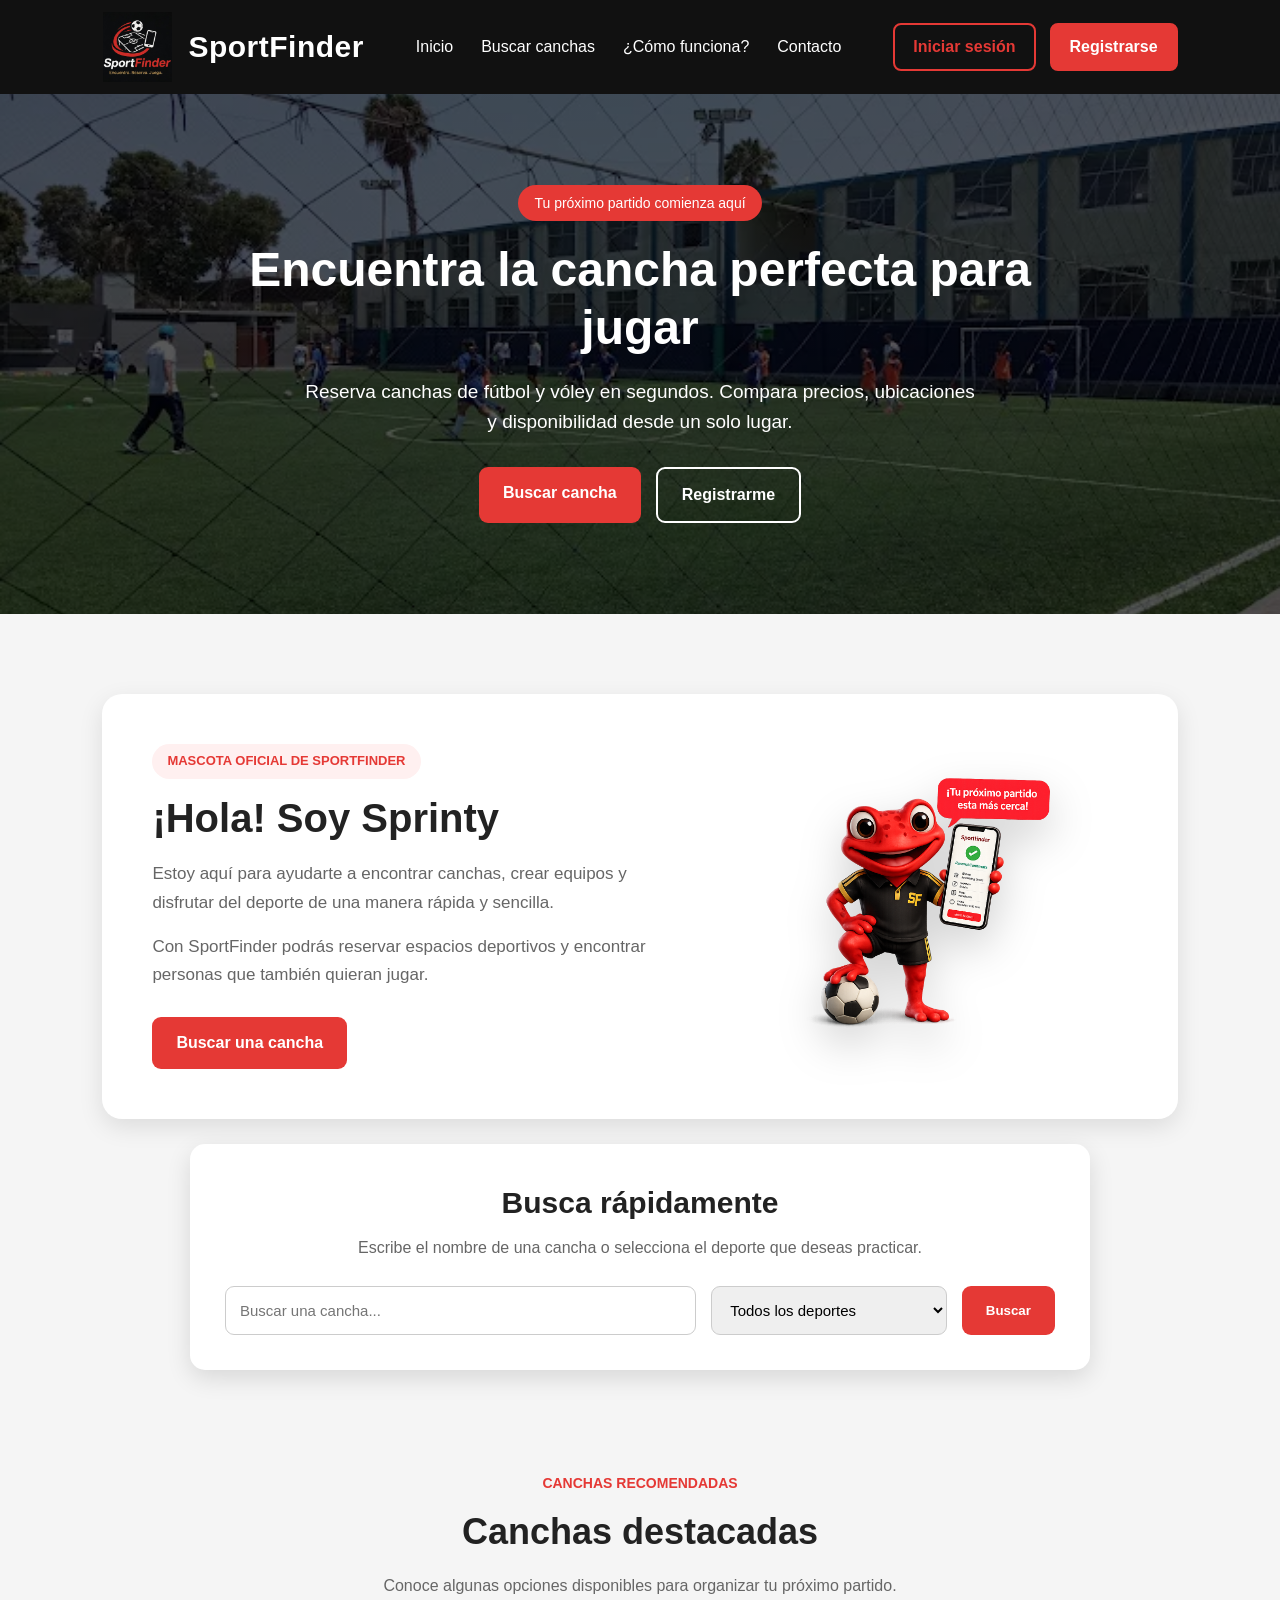
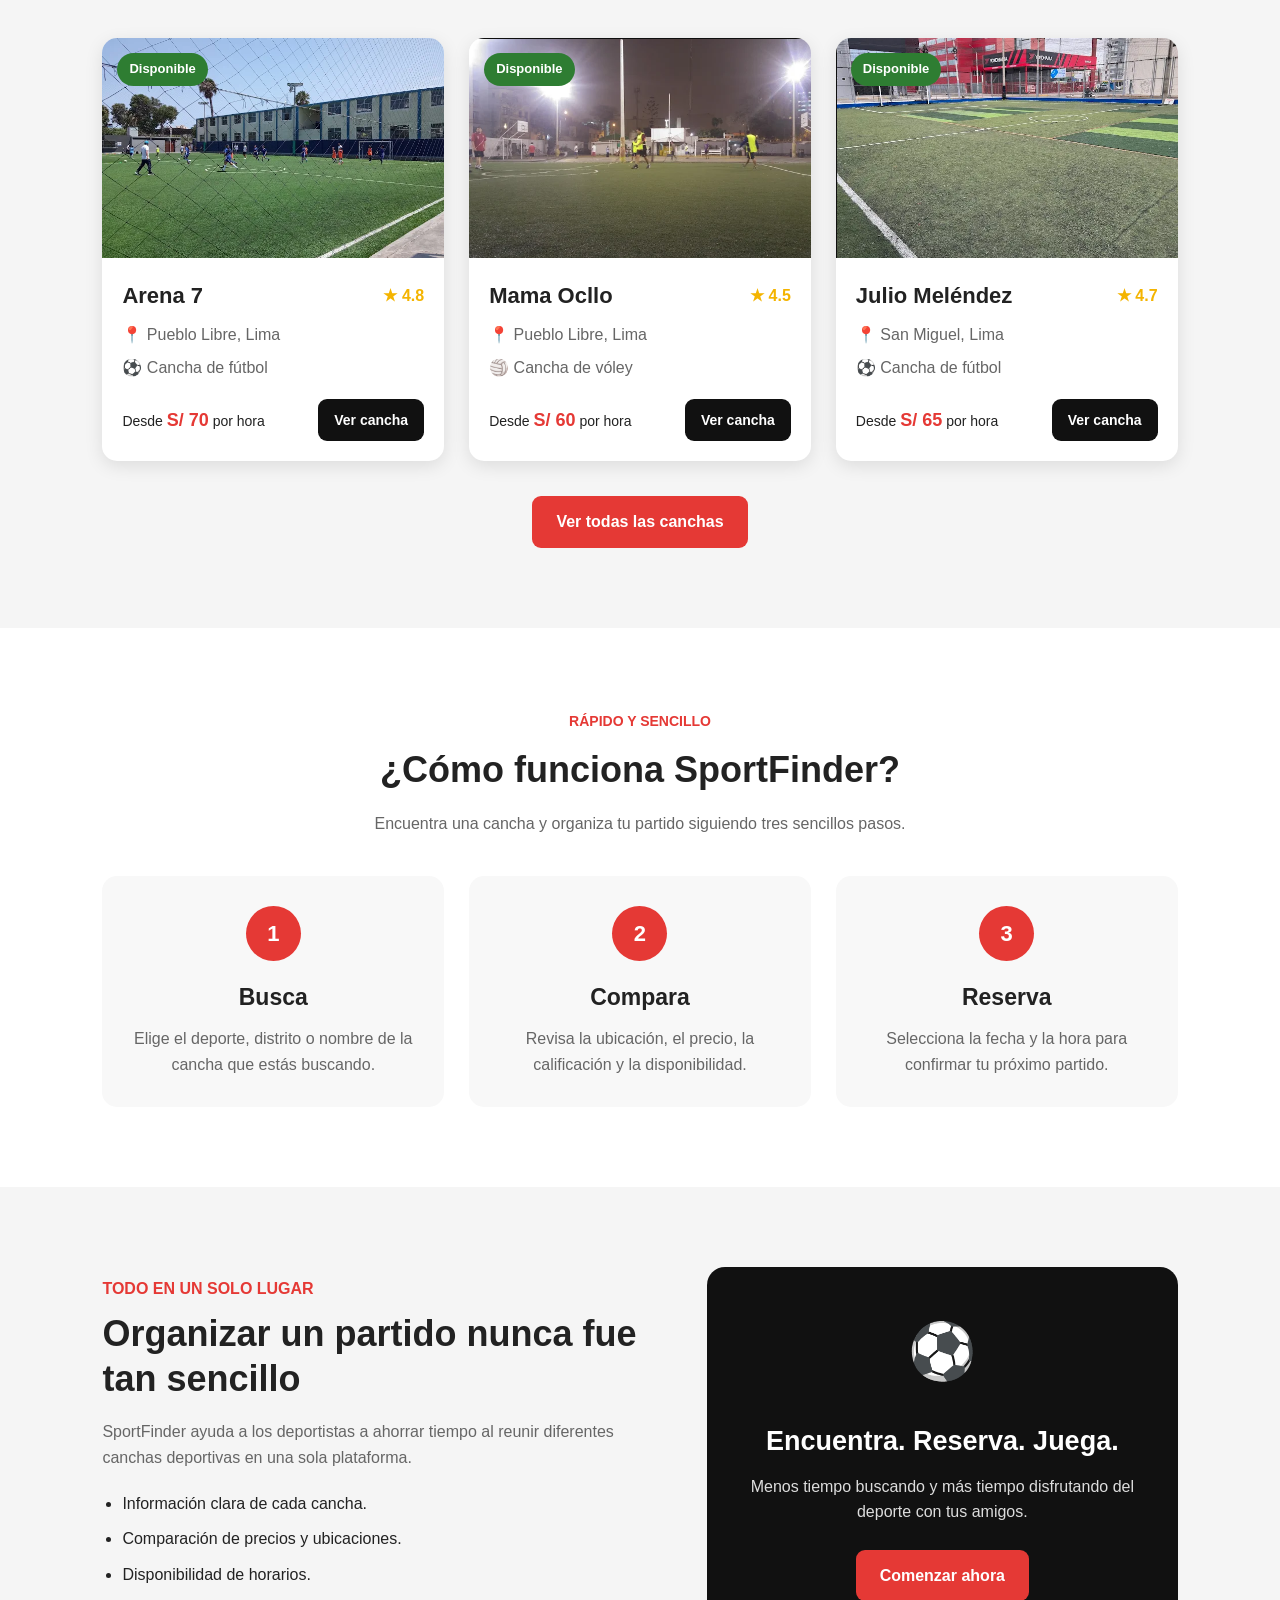
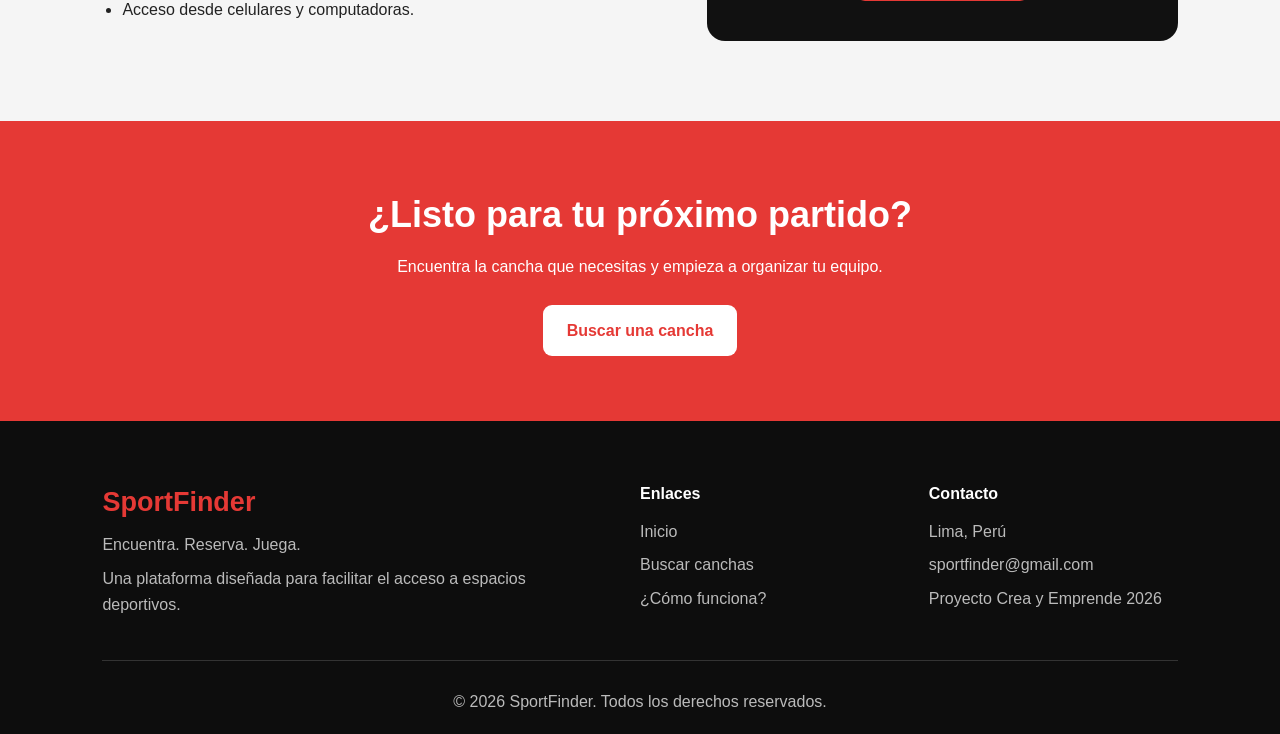
<file: index.html>
<!DOCTYPE html>
<html lang="es">

<head>
    <meta charset="UTF-8">

    <meta name="viewport" content="width=device-width, initial-scale=1.0">

    <meta
        name="description"
        content="SportFinder permite encontrar y reservar canchas deportivas de manera rápida y sencilla."
    >

    <title>SportFinder | Encuentra. Reserva. Juega.</title>

    <link rel="stylesheet" href="css/style.css">
</head>

<body>

    <!-- Barra de navegación -->
<nav class="navbar">

    <div class="logo">

    <a href="index.html">

        <img
            src="img/logo.jpg"
            alt="SportFinder Logo"
            class="logo-image"
        >

        <span>SportFinder</span>

    </a>

    </div>  

    <div class="menu">
        <a href="index.html">Inicio</a>
        <a href="pages/buscar-canchas.html">Buscar canchas</a>
        <a href="#como-funciona">¿Cómo funciona?</a>
        <a href="#contacto">Contacto</a>
    </div>

    <div class="nav-buttons">

        <a href="pages/login.html" class="login-link">
            Iniciar sesión
        </a>

        <a href="pages/registro.html" class="register-button">
            Registrarse
        </a>

    </div>

</nav>

    <!-- Presentación principal -->
    <header class="hero">

        <div class="hero-content">

            <span class="hero-label">
                Tu próximo partido comienza aquí
            </span>

            <h1>
                Encuentra la cancha perfecta para jugar
            </h1>

            <p>
                Reserva canchas de fútbol y vóley en segundos.
                Compara precios, ubicaciones y disponibilidad
                desde un solo lugar.
            </p>

            <div class="hero-buttons">

                <a
                    href="pages/buscar-canchas.html"
                    class="button primary-button"
                >
                    Buscar cancha
                </a>

                <a
                    href="pages/login.html"
                    class="button secondary-button"
                >
                    Registrarme
                </a>

            </div>

        </div>

    </header>

    <!-- Sección de Sprinty -->
<section class="sprinty-section">

    <div class="sprinty-content">

        <div class="sprinty-text">

            <span class="sprinty-label">
                Mascota oficial de SportFinder
            </span>

            <h2>
                ¡Hola! Soy Sprinty
            </h2>

            <p>
                Estoy aquí para ayudarte a encontrar canchas,
                crear equipos y disfrutar del deporte de una
                manera rápida y sencilla.
            </p>

            <p>
                Con SportFinder podrás reservar espacios deportivos
                y encontrar personas que también quieran jugar.
            </p>

            <a
                href="pages/buscar-canchas.html"
                class="button primary-button"
            >
                Buscar una cancha
            </a>

        </div>

        <div class="sprinty-image-container">
        
            <img
                src="img/sprinty.png"
                alt="Sprinty, mascota oficial de SportFinder"
                class="sprinty-image"
            >

        </div>

    </div>

</section>

    <!-- Barra de búsqueda rápida -->
    <section class="search-home">

        <h2>Busca rápidamente</h2>

        <p>
            Escribe el nombre de una cancha o selecciona
            el deporte que deseas practicar.
        </p>

        <form
            class="search-box"
            action="pages/buscar-canchas.html"
        >

            <input
                type="text"
                name="nombre"
                placeholder="Buscar una cancha..."
                aria-label="Buscar una cancha por nombre"
            >

            <select
                name="deporte"
                aria-label="Seleccionar un deporte"
            >
                <option value="">Todos los deportes</option>
                <option value="futbol">Fútbol</option>
                <option value="voley">Vóley</option>
            </select>

            <button type="submit">
                Buscar
            </button>

        </form>

    </section>

    <!-- Canchas destacadas -->
    <section class="featured">

        <div class="section-heading">

            <span>Canchas recomendadas</span>

            <h2>Canchas destacadas</h2>

            <p>
                Conoce algunas opciones disponibles para organizar
                tu próximo partido.
            </p>

        </div>

        <div class="cards">

            <!-- Cancha 1 -->
            <article class="card">

                <div class="card-image">

                    <img
                        src="img/arena7.jpg"
                        alt="Cancha deportiva Arena 7"
                    >

                    <span class="availability">
                        Disponible
                    </span>

                </div>

                <div class="card-content">

                    <div class="card-title">

                        <h3>Arena 7</h3>

                        <span class="rating">
                            ★ 4.8
                        </span>

                    </div>

                    <p class="location">
                        📍 Pueblo Libre, Lima
                    </p>

                    <p class="sport-type">
                        ⚽ Cancha de fútbol
                    </p>

                    <div class="card-footer">

                        <p class="price">
                            Desde <strong>S/ 70</strong> por hora
                        </p>

                        <a
                            href="pages/buscar-canchas.html"
                            class="card-button"
                        >
                            Ver cancha
                        </a>

                    </div>

                </div>

            </article>

            <!-- Cancha 2 -->
            <article class="card">

                <div class="card-image">

                    <img
                        src="img/mama-ocllo.jpg"
                        alt="Cancha deportiva Mama Ocllo"
                    >

                    <span class="availability">
                        Disponible
                    </span>

                </div>

                <div class="card-content">

                    <div class="card-title">

                        <h3>Mama Ocllo</h3>

                        <span class="rating">
                            ★ 4.5
                        </span>

                    </div>

                    <p class="location">
                        📍 Pueblo Libre, Lima
                    </p>

                    <p class="sport-type">
                        🏐 Cancha de vóley
                    </p>

                    <div class="card-footer">

                        <p class="price">
                            Desde <strong>S/ 60</strong> por hora
                        </p>

                        <a
                            href="pages/buscar-canchas.html"
                            class="card-button"
                        >
                            Ver cancha
                        </a>

                    </div>

                </div>

            </article>

            <!-- Cancha 3 -->
            <article class="card">

                <div class="card-image">

                    <img
                        src="img/julio-melendez.jpg"
                        alt="Complejo deportivo Julio Meléndez"
                    >

                    <span class="availability">
                        Disponible
                    </span>

                </div>

                <div class="card-content">

                    <div class="card-title">

                        <h3>Julio Meléndez</h3>

                        <span class="rating">
                            ★ 4.7
                        </span>

                    </div>

                    <p class="location">
                        📍 San Miguel, Lima
                    </p>

                    <p class="sport-type">
                        ⚽ Cancha de fútbol
                    </p>

                    <div class="card-footer">

                        <p class="price">
                            Desde <strong>S/ 65</strong> por hora
                        </p>

                        <a
                            href="pages/buscar-canchas.html"
                            class="card-button"
                        >
                            Ver cancha
                        </a>

                    </div>

                </div>

            </article>

        </div>

        <a
            href="pages/buscar-canchas.html"
            class="view-all-button"
        >
            Ver todas las canchas
        </a>

    </section>

    <!-- Cómo funciona -->
    <section class="how-it-works" id="como-funciona">

        <div class="section-heading">

            <span>Rápido y sencillo</span>

            <h2>¿Cómo funciona SportFinder?</h2>

            <p>
                Encuentra una cancha y organiza tu partido
                siguiendo tres sencillos pasos.
            </p>

        </div>

        <div class="steps">

            <article class="step">

                <div class="step-number">
                    1
                </div>

                <h3>Busca</h3>

                <p>
                    Elige el deporte, distrito o nombre de la cancha
                    que estás buscando.
                </p>

            </article>

            <article class="step">

                <div class="step-number">
                    2
                </div>

                <h3>Compara</h3>

                <p>
                    Revisa la ubicación, el precio, la calificación
                    y la disponibilidad.
                </p>

            </article>

            <article class="step">

                <div class="step-number">
                    3
                </div>

                <h3>Reserva</h3>

                <p>
                    Selecciona la fecha y la hora para confirmar
                    tu próximo partido.
                </p>

            </article>

        </div>

    </section>

    <!-- Beneficios -->
    <section class="benefits">

        <div class="benefits-content">

            <div class="benefits-text">

                <span>Todo en un solo lugar</span>

                <h2>
                    Organizar un partido nunca fue tan sencillo
                </h2>

                <p>
                    SportFinder ayuda a los deportistas a ahorrar
                    tiempo al reunir diferentes canchas deportivas
                    en una sola plataforma.
                </p>

                <ul>
                    <li>Información clara de cada cancha.</li>
                    <li>Comparación de precios y ubicaciones.</li>
                    <li>Disponibilidad de horarios.</li>
                    <li>Acceso desde celulares y computadoras.</li>
                </ul>

            </div>

            <div class="benefits-card">

                <p class="benefits-icon">
                    ⚽
                </p>

                <h3>Encuentra. Reserva. Juega.</h3>

                <p>
                    Menos tiempo buscando y más tiempo disfrutando
                    del deporte con tus amigos.
                </p>

                <a
                    href="pages/buscar-canchas.html"
                    class="button primary-button"
                >
                    Comenzar ahora
                </a>

            </div>

        </div>

    </section>

    <!-- Llamado a la acción -->
    <section class="call-to-action">

        <h2>¿Listo para tu próximo partido?</h2>

        <p>
            Encuentra la cancha que necesitas y empieza
            a organizar tu equipo.
        </p>

        <a
            href="pages/buscar-canchas.html"
            class="button light-button"
        >
            Buscar una cancha
        </a>

    </section>

    <!-- Pie de página -->
    <footer class="footer" id="contacto">

        <div class="footer-content">

            <div class="footer-brand">

                <h3>SportFinder</h3>

                <p>Encuentra. Reserva. Juega.</p>

                <p>
                    Una plataforma diseñada para facilitar
                    el acceso a espacios deportivos.
                </p>

            </div>

            <div class="footer-links">

                <h4>Enlaces</h4>

                <a href="index.html">Inicio</a>

                <a href="pages/buscar-canchas.html">
                    Buscar canchas
                </a>

                <a href="#como-funciona">
                    ¿Cómo funciona?
                </a>

            </div>

            <div class="footer-contact">

                <h4>Contacto</h4>

                <p>Lima, Perú</p>

                <p>sportfinder@gmail.com</p>

                <p>Proyecto Crea y Emprende 2026</p>

            </div>

        </div>

        <div class="footer-bottom">

            <p>
                © 2026 SportFinder. Todos los derechos reservados.
            </p>

        </div>

    </footer>

<script src="js/auth.js"></script>

</body>

</html>
</file>
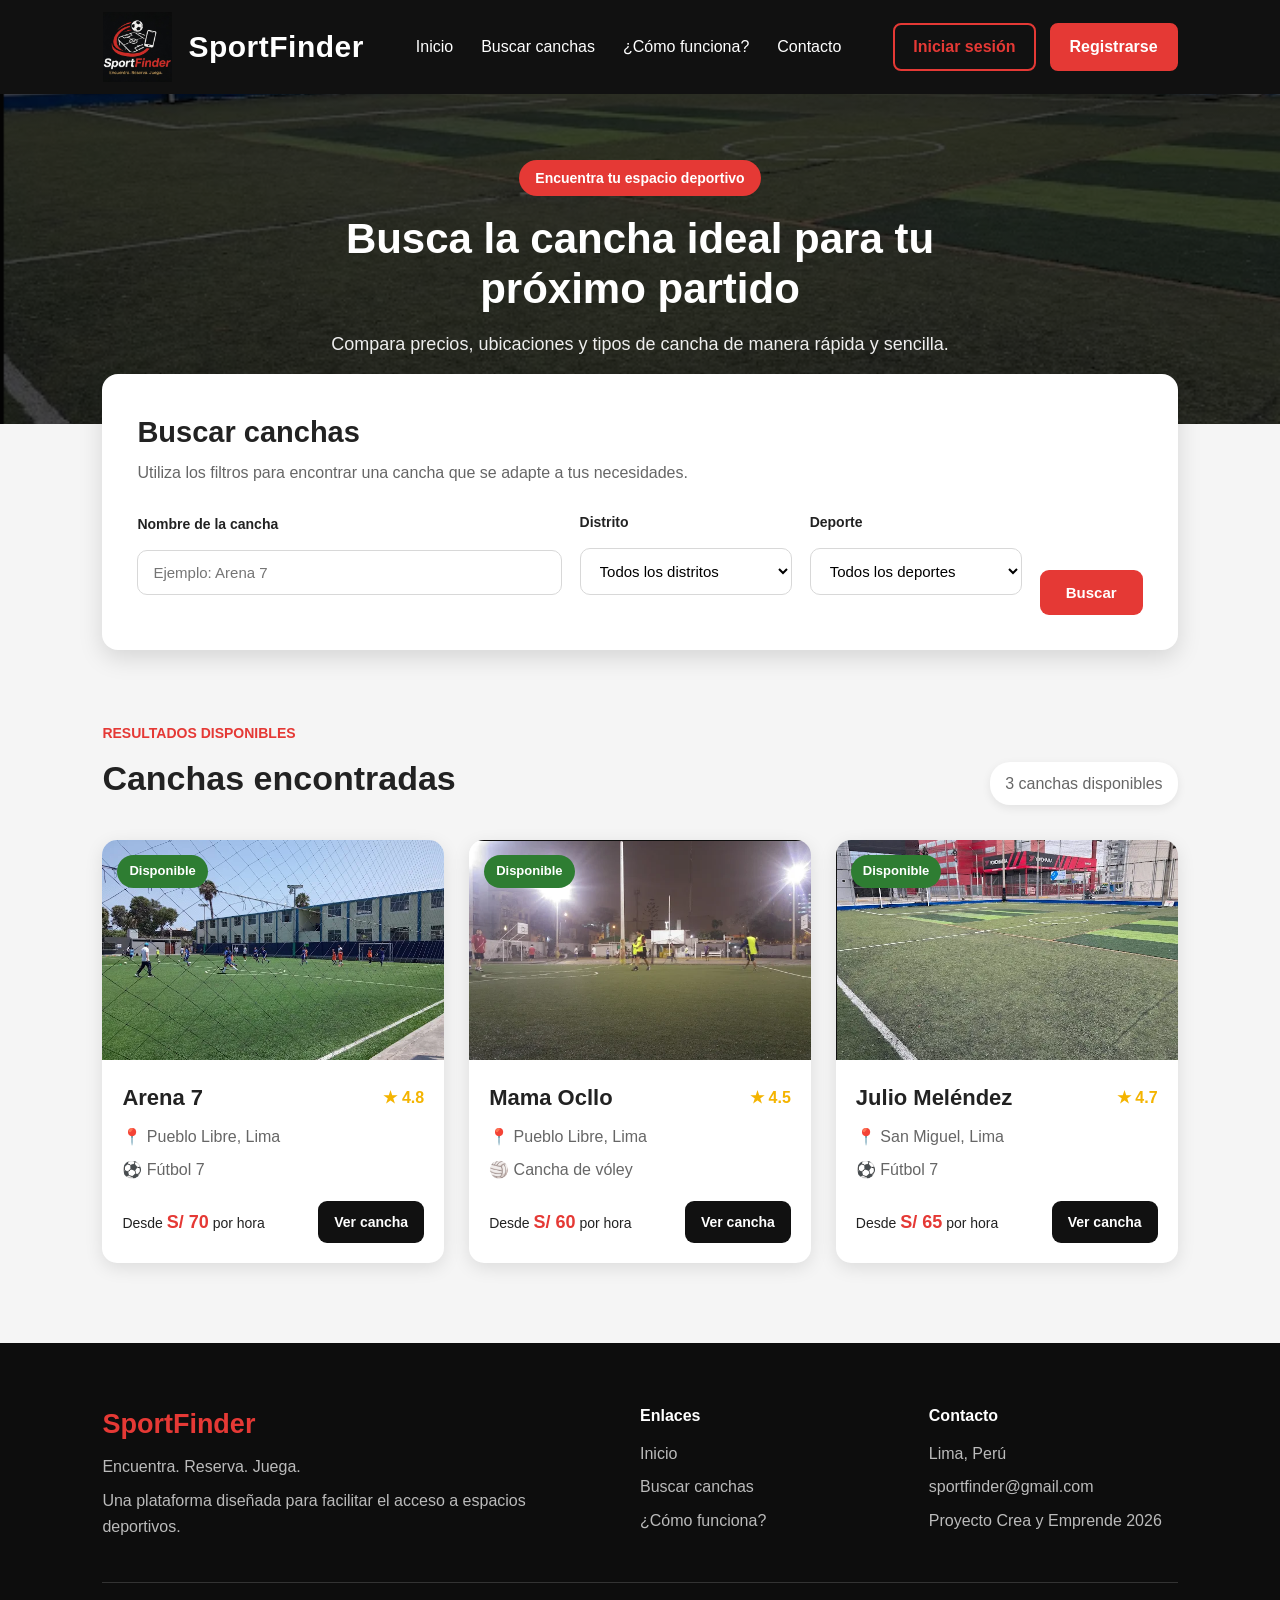
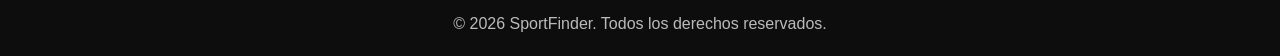
<file: pages/buscar-canchas.html>
<!DOCTYPE html>
<html lang="es">

<head>
    <meta charset="UTF-8">

    <meta name="viewport" content="width=device-width, initial-scale=1.0">

    <meta
        name="description"
        content="Busca y compara canchas de fútbol y vóley en SportFinder."
    >

    <title>Buscar Canchas | SportFinder</title>

    <link rel="stylesheet" href="../css/style.css">
</head>

<body>

    <!-- Barra de navegación -->
   <nav class="navbar">

    <div class="logo">

    <a href="../index.html">

        <img
            src="../img/logo.jpg"
            alt="SportFinder Logo"
            class="logo-image"
        >

        <span>SportFinder</span>

    </a>

    </div>

    <div class="menu">
        <a href="../index.html">Inicio</a>
        <a href="buscar-canchas.html">Buscar canchas</a>
        <a href="../index.html#como-funciona">¿Cómo funciona?</a>
        <a href="../index.html#contacto">Contacto</a>
    </div>

    <div class="nav-buttons">

        <a href="login.html" class="login-link">
            Iniciar sesión
        </a>

        <a href="registro.html" class="register-button">
            Registrarse
        </a>

    </div>

</nav>

    <!-- Presentación de la página -->
    <header class="search-hero">

        <div class="search-hero-content">

            <span>Encuentra tu espacio deportivo</span>

            <h1>Busca la cancha ideal para tu próximo partido</h1>

            <p>
                Compara precios, ubicaciones y tipos de cancha
                de manera rápida y sencilla.
            </p>

        </div>

    </header>

    <!-- Filtros de búsqueda -->
    <section class="court-search-section">

        <div class="search-panel">

            <div class="search-panel-heading">

                <h2>Buscar canchas</h2>

                <p>
                    Utiliza los filtros para encontrar una cancha
                    que se adapte a tus necesidades.
                </p>

            </div>

            <form class="court-search-form">

                <div class="form-group">

                    <label for="court-name">Nombre de la cancha</label>

                    <input
                        type="text"
                        id="court-name"
                        placeholder="Ejemplo: Arena 7"
                    >

                </div>

                <div class="form-group">

                    <label for="district">Distrito</label>

                    <select id="district">

                        <option value="">Todos los distritos</option>
                        <option value="pueblo-libre">Pueblo Libre</option>
                        <option value="san-miguel">San Miguel</option>
                        <option value="jesus-maria">Jesús María</option>

                    </select>

                </div>

                <div class="form-group">

                    <label for="sport">Deporte</label>

                    <select id="sport">

                        <option value="">Todos los deportes</option>
                        <option value="futbol">Fútbol</option>
                        <option value="voley">Vóley</option>

                    </select>

                </div>

                <button type="submit" class="search-button">
                    Buscar
                </button>

            </form>

        </div>

    </section>

    <!-- Resultados -->
    <main class="search-results">

        <div class="results-heading">

            <div>

                <span>Resultados disponibles</span>

                <h2>Canchas encontradas</h2>

            </div>

            <p>3 canchas disponibles</p>

        </div>

        <div class="cards">

            <!-- Cancha 1 -->
            <article class="card">

                <div class="card-image">

                    <img
                        src="../img/arena7.jpg"
                        alt="Cancha deportiva Arena 7"
                    >

                    <span class="availability">
                        Disponible
                    </span>

                </div>

                <div class="card-content">

                    <div class="card-title">

                        <h3>Arena 7</h3>

                        <span class="rating">
                            ★ 4.8
                        </span>

                    </div>

                    <p class="location">
                        📍 Pueblo Libre, Lima
                    </p>

                    <p class="sport-type">
                        ⚽ Fútbol 7
                    </p>

                    <div class="card-footer">

                        <p class="price">
                            Desde <strong>S/ 70</strong> por hora
                        </p>

                       <a
                        href="detalle-cancha.html?cancha=arena7"
                        class="card-button"
                     >
    Ver cancha
</a>

                    </div>

                </div>

            </article>

            <!-- Cancha 2 -->
            <article class="card">

                <div class="card-image">

                    <img
                        src="../img/mama-ocllo.jpg"
                        alt="Cancha deportiva Mama Ocllo"
                    >

                    <span class="availability">
                        Disponible
                    </span>

                </div>

                <div class="card-content">

                    <div class="card-title">

                        <h3>Mama Ocllo</h3>

                        <span class="rating">
                            ★ 4.5
                        </span>

                    </div>

                    <p class="location">
                        📍 Pueblo Libre, Lima
                    </p>

                    <p class="sport-type">
                        🏐 Cancha de vóley
                    </p>

                    <div class="card-footer">

                        <p class="price">
                            Desde <strong>S/ 60</strong> por hora
                        </p>

                        <a
    href="detalle-cancha.html?cancha=mama-ocllo"
    class="card-button"
>
    Ver cancha
</a>

                    </div>

                </div>

            </article>

            <!-- Cancha 3 -->
            <article class="card">

                <div class="card-image">

                    <img
                        src="../img/julio-melendez.jpg"
                        alt="Complejo deportivo Julio Meléndez"
                    >

                    <span class="availability">
                        Disponible
                    </span>

                </div>

                <div class="card-content">

                    <div class="card-title">

                        <h3>Julio Meléndez</h3>

                        <span class="rating">
                            ★ 4.7
                        </span>

                    </div>

                    <p class="location">
                        📍 San Miguel, Lima
                    </p>

                    <p class="sport-type">
                        ⚽ Fútbol 7
                    </p>

                    <div class="card-footer">

                        <p class="price">
                            Desde <strong>S/ 65</strong> por hora
                        </p>

                        <a
    href="detalle-cancha.html?cancha=julio-melendez"
    class="card-button"
>
    Ver cancha
</a>

                    </div>

                </div>

            </article>

        </div>

    </main>

    <!-- Pie de página -->
<footer class="footer" id="contacto">

    <div class="footer-content">

        <div class="footer-brand">

            <h3>SportFinder</h3>

            <p>Encuentra. Reserva. Juega.</p>

            <p>
                Una plataforma diseñada para facilitar
                el acceso a espacios deportivos.
            </p>

        </div>

        <div class="footer-links">

            <h4>Enlaces</h4>

            <a href="../index.html">Inicio</a>

            <a href="buscar-canchas.html">
                Buscar canchas
            </a>

            <a href="../index.html#como-funciona">
                ¿Cómo funciona?
            </a>

        </div>

        <div class="footer-contact">

            <h4>Contacto</h4>

            <p>Lima, Perú</p>

            <p>sportfinder@gmail.com</p>

            <p>Proyecto Crea y Emprende 2026</p>

        </div>

    </div>

    <div class="footer-bottom">

        <p>
            © 2026 SportFinder. Todos los derechos reservados.
        </p>

    </div>

</footer>
<script>

document.addEventListener("DOMContentLoaded", function () {

    const searchForm =
        document.querySelector(".court-search-form");

    const nameInput =
        document.getElementById("court-name");

    const districtSelect =
        document.getElementById("district");

    const sportSelect =
        document.getElementById("sport");

    const cards =
        document.querySelectorAll(".card");

    const resultsText =
        document.querySelector(".results-heading > p");


    searchForm.addEventListener("submit", function (event) {

        event.preventDefault();


        const searchedName =
            nameInput.value
                .trim()
                .toLowerCase();

        const selectedDistrict =
            districtSelect.value;

        const selectedSport =
            sportSelect.value;


        let visibleCards = 0;


        cards.forEach(function (card) {

            const cardName =
                card.querySelector("h3")
                    .textContent
                    .trim()
                    .toLowerCase();

            const cardLocation =
                card.querySelector(".location")
                    .textContent
                    .trim()
                    .toLowerCase();

            const cardSport =
                card.querySelector(".sport-type")
                    .textContent
                    .trim()
                    .toLowerCase();


            const matchesName =
                searchedName === "" ||
                cardName.includes(searchedName);


            let matchesDistrict = true;

            if (selectedDistrict === "pueblo-libre") {

                matchesDistrict =
                    cardLocation.includes("pueblo libre");

            }

            if (selectedDistrict === "san-miguel") {

                matchesDistrict =
                    cardLocation.includes("san miguel");

            }

            if (selectedDistrict === "jesus-maria") {

                matchesDistrict =
                    cardLocation.includes("jesús maría") ||
                    cardLocation.includes("jesus maria");

            }


            let matchesSport = true;

            if (selectedSport === "futbol") {

                matchesSport =
                    cardSport.includes("fútbol") ||
                    cardSport.includes("futbol");

            }

            if (selectedSport === "voley") {

                matchesSport =
                    cardSport.includes("vóley") ||
                    cardSport.includes("voley");

            }


            if (
                matchesName &&
                matchesDistrict &&
                matchesSport
            ) {

                card.style.display = "";

                visibleCards++;

            } else {

                card.style.display = "none";

            }

        });


        resultsText.textContent =
            visibleCards +
            (
                visibleCards === 1
                    ? " cancha disponible"
                    : " canchas disponibles"
            );

    });

});

</script>

<script src="../js/auth.js"></script>

</body>

</html>
</file>
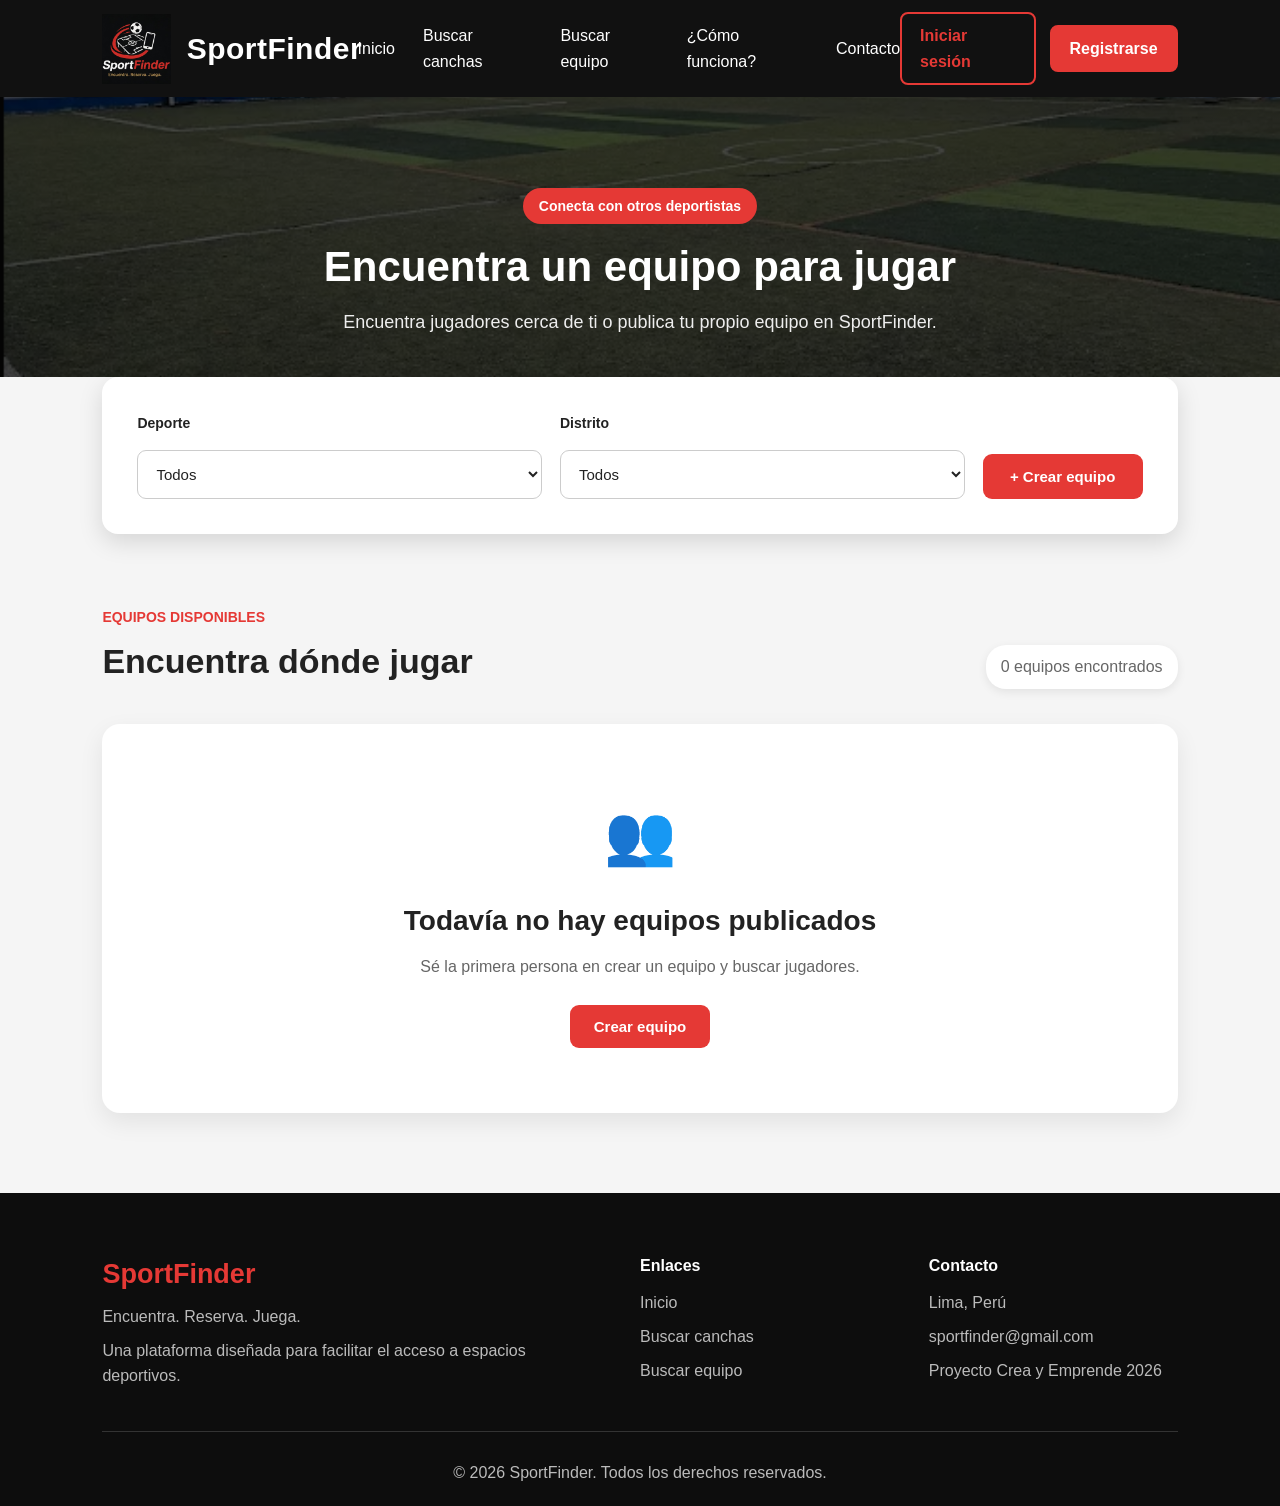
<file: pages/buscar-equipo.html>
<!DOCTYPE html>
<html lang="es">

<head>

    <meta charset="UTF-8">

    <meta
        name="viewport"
        content="width=device-width, initial-scale=1.0"
    >

    <meta
        name="description"
        content="Encuentra equipos deportivos o publica que buscas jugadores en SportFinder."
    >

    <title>Buscar equipo | SportFinder</title>

    <link rel="stylesheet" href="../css/style.css">

</head>

<body>


<!-- =========================
     NAVEGACIÓN
========================= -->

<nav class="navbar">

    <div class="logo">

        <a href="../index.html">

            <img
                src="../img/logo.jpg"
                alt="SportFinder Logo"
                class="logo-image"
            >

            <span>SportFinder</span>

        </a>

    </div>


    <div class="menu">

        <a href="../index.html">
            Inicio
        </a>

        <a href="buscar-canchas.html">
            Buscar canchas
        </a>

        <a href="buscar-equipo.html">
            Buscar equipo
        </a>

        <a href="../index.html#como-funciona">
            ¿Cómo funciona?
        </a>

        <a href="#contacto">
            Contacto
        </a>

    </div>


    <div class="nav-buttons">

        <a
            href="login.html"
            class="login-link"
        >
            Iniciar sesión
        </a>

        <a
            href="registro.html"
            class="register-button"
        >
            Registrarse
        </a>

    </div>

</nav>


<!-- =========================
     HERO
========================= -->

<header class="team-search-hero">

    <div class="team-search-hero-content">

        <span class="team-search-label">
            Conecta con otros deportistas
        </span>

        <h1>
            Encuentra un equipo para jugar
        </h1>

        <p>
            Encuentra jugadores cerca de ti
            o publica tu propio equipo en SportFinder.
        </p>

    </div>

</header>


<!-- =========================
     CONTENIDO
========================= -->

<main class="team-search-page">

    <section class="team-search-container">


        <!-- FILTROS -->

        <div class="team-filters">

            <div class="form-group">

                <label for="team-sport-filter">
                    Deporte
                </label>

                <select id="team-sport-filter">

                    <option value="todos">
                        Todos
                    </option>

                    <option value="Fútbol">
                        Fútbol
                    </option>

                    <option value="Vóley">
                        Vóley
                    </option>

                    <option value="Básquet">
                        Básquet
                    </option>

                </select>

            </div>


            <div class="form-group">

                <label for="team-district-filter">
                    Distrito
                </label>

                <select id="team-district-filter">

                    <option value="todos">
                        Todos
                    </option>

                    <option value="San Martín de Porres">
                        San Martín de Porres
                    </option>

                    <option value="Los Olivos">
                        Los Olivos
                    </option>

                    <option value="Independencia">
                        Independencia
                    </option>

                    <option value="Comas">
                        Comas
                    </option>

                    <option value="Rímac">
                        Rímac
                    </option>

                    <option value="Pueblo Libre">
                        Pueblo Libre
                    </option>

                    <option value="San Miguel">
                        San Miguel
                    </option>

                    <option value="Jesús María">
                        Jesús María
                    </option>

                    <option value="Otro">
                        Otro
                    </option>

                </select>

            </div>


            <button
                type="button"
                id="show-create-team"
                class="primary-button"
            >
                + Crear equipo
            </button>

        </div>


        <!-- =========================
             CREAR EQUIPO
        ========================= -->

        <section
            class="create-team-section"
            id="create-team-section"
            hidden
        >

            <div class="create-team-header">

                <div>

                    <span>
                        Nuevo equipo
                    </span>

                    <h2>
                        Publica que buscas jugadores
                    </h2>

                </div>


                <button
                    type="button"
                    id="close-create-team"
                    class="close-team-form"
                    aria-label="Cerrar formulario"
                >
                    ✕
                </button>

            </div>


            <form id="create-team-form">


                <div class="team-form-grid">


                    <div class="form-group">

                        <label for="team-name">
                            Nombre del equipo
                        </label>

                        <input
                            type="text"
                            id="team-name"
                            placeholder="Ejemplo: Los Guerreros"
                            maxlength="40"
                            required
                        >

                    </div>


                    <div class="form-group">

                        <label for="team-sport">
                            Deporte
                        </label>

                        <select
                            id="team-sport"
                            required
                        >

                            <option value="">
                                Selecciona un deporte
                            </option>

                            <option value="Fútbol">
                                Fútbol
                            </option>

                            <option value="Vóley">
                                Vóley
                            </option>

                            <option value="Básquet">
                                Básquet
                            </option>

                        </select>

                    </div>


                    <div class="form-group">

                        <label for="team-district">
                            Distrito
                        </label>

                        <select
                            id="team-district"
                            required
                        >

                            <option value="">
                                Selecciona un distrito
                            </option>

                            <option value="San Martín de Porres">
                                San Martín de Porres
                            </option>

                            <option value="Los Olivos">
                                Los Olivos
                            </option>

                            <option value="Independencia">
                                Independencia
                            </option>

                            <option value="Comas">
                                Comas
                            </option>

                            <option value="Rímac">
                                Rímac
                            </option>

                            <option value="Pueblo Libre">
                                Pueblo Libre
                            </option>

                            <option value="San Miguel">
                                San Miguel
                            </option>

                            <option value="Jesús María">
                                Jesús María
                            </option>

                            <option value="Otro">
                                Otro
                            </option>

                        </select>

                    </div>


                    <div class="form-group">

                        <label for="team-date">
                            Fecha del partido
                        </label>

                        <input
                            type="date"
                            id="team-date"
                            required
                        >

                    </div>


                    <div class="form-group">

                        <label for="team-time">
                            Hora
                        </label>

                        <input
                            type="time"
                            id="team-time"
                            required
                        >

                    </div>


                    <div class="form-group">

                        <label for="team-players">
                            Jugadores que faltan
                        </label>

                        <input
                            type="number"
                            id="team-players"
                            min="1"
                            max="20"
                            placeholder="Ejemplo: 3"
                            required
                        >

                    </div>

                </div>


                <div class="form-group">

                    <label for="team-description">
                        Descripción
                    </label>

                    <textarea
                        id="team-description"
                        rows="4"
                        maxlength="250"
                        placeholder="Explica qué tipo de jugadores buscas y cómo será el partido"
                        required
                    ></textarea>

                </div>


                <button
                    type="submit"
                    class="primary-button"
                >
                    Publicar equipo
                </button>

            </form>


            <p
                id="create-team-message"
                class="form-message"
                hidden
            ></p>

        </section>


        <!-- =========================
             RESULTADOS
        ========================= -->

        <div class="team-results-heading">

            <div>

                <span>
                    Equipos disponibles
                </span>

                <h2>
                    Encuentra dónde jugar
                </h2>

            </div>

            <p id="team-results-count">
                0 equipos encontrados
            </p>

        </div>


        <section
            class="teams-list"
            id="teams-list"
        ></section>


        <!-- SIN EQUIPOS -->

        <section
            class="empty-teams"
            id="empty-teams"
            hidden
        >

            <span class="empty-teams-icon">
                👥
            </span>

            <h2>
                Todavía no hay equipos publicados
            </h2>

            <p>
                Sé la primera persona en crear
                un equipo y buscar jugadores.
            </p>

            <button
                type="button"
                id="empty-create-team"
                class="primary-button"
            >
                Crear equipo
            </button>

        </section>

    </section>

</main>


<!-- =========================
     MODAL GENERAL
========================= -->

<div
    class="team-action-modal"
    id="team-action-modal"
    hidden
>

    <div class="team-action-overlay"></div>

    <div class="team-action-card">

        <button
            type="button"
            class="team-action-close"
            id="team-action-close"
        >
            ×
        </button>


        <div
            class="team-action-icon"
            id="team-action-icon"
        >
            ⚽
        </div>


        <h2 id="team-action-title">
            Equipo
        </h2>


        <p id="team-action-text">
            Información del equipo.
        </p>


        <div
            class="team-contact-info"
            id="team-contact-info"
            hidden
        ></div>


        <div class="team-action-buttons">

            <button
                type="button"
                class="team-secondary-button"
                id="team-action-cancel"
            >
                Cancelar
            </button>

            <button
                type="button"
                class="primary-button"
                id="team-action-confirm"
            >
                Confirmar
            </button>

        </div>

    </div>

</div>


<!-- =========================
     FOOTER
========================= -->

<footer
    class="footer"
    id="contacto"
>

    <div class="footer-content">

        <div class="footer-brand">

            <h3>SportFinder</h3>

            <p>
                Encuentra. Reserva. Juega.
            </p>

            <p>
                Una plataforma diseñada para facilitar
                el acceso a espacios deportivos.
            </p>

        </div>


        <div class="footer-links">

            <h4>Enlaces</h4>

            <a href="../index.html">
                Inicio
            </a>

            <a href="buscar-canchas.html">
                Buscar canchas
            </a>

            <a href="buscar-equipo.html">
                Buscar equipo
            </a>

        </div>


        <div class="footer-contact">

            <h4>Contacto</h4>

            <p>Lima, Perú</p>

            <p>sportfinder@gmail.com</p>

            <p>
                Proyecto Crea y Emprende 2026
            </p>

        </div>

    </div>


    <div class="footer-bottom">

        <p>
            © 2026 SportFinder.
            Todos los derechos reservados.
        </p>

    </div>

</footer>


<script>

document.addEventListener(
"DOMContentLoaded",
function () {


    /* =========================
       ELEMENTOS
    ========================= */

    const teamsList =
        document.getElementById("teams-list");

    const emptyTeams =
        document.getElementById("empty-teams");

    const resultsCount =
        document.getElementById(
            "team-results-count"
        );

    const sportFilter =
        document.getElementById(
            "team-sport-filter"
        );

    const districtFilter =
        document.getElementById(
            "team-district-filter"
        );

    const createTeamSection =
        document.getElementById(
            "create-team-section"
        );

    const showCreateTeam =
        document.getElementById(
            "show-create-team"
        );

    const emptyCreateTeam =
        document.getElementById(
            "empty-create-team"
        );

    const closeCreateTeam =
        document.getElementById(
            "close-create-team"
        );

    const createTeamForm =
        document.getElementById(
            "create-team-form"
        );

    const createTeamMessage =
        document.getElementById(
            "create-team-message"
        );

    const teamDate =
        document.getElementById(
            "team-date"
        );


    /* =========================
       MODAL
    ========================= */

    const actionModal =
        document.getElementById(
            "team-action-modal"
        );

    const actionOverlay =
        actionModal.querySelector(
            ".team-action-overlay"
        );

    const actionClose =
        document.getElementById(
            "team-action-close"
        );

    const actionIcon =
        document.getElementById(
            "team-action-icon"
        );

    const actionTitle =
        document.getElementById(
            "team-action-title"
        );

    const actionText =
        document.getElementById(
            "team-action-text"
        );

    const actionContact =
        document.getElementById(
            "team-contact-info"
        );

    const actionCancel =
        document.getElementById(
            "team-action-cancel"
        );

    const actionConfirm =
        document.getElementById(
            "team-action-confirm"
        );


    let pendingAction = null;


    /* =========================
       USUARIO
    ========================= */

    function getCurrentUser() {

        const savedUser =
            localStorage.getItem(
                "sportfinderUser"
            );

        if (!savedUser) {
            return null;
        }

        try {

            return JSON.parse(
                savedUser
            );

        } catch (error) {

            localStorage.removeItem(
                "sportfinderUser"
            );

            return null;

        }

    }


    /* =========================
       EQUIPOS
    ========================= */

    function getTeams() {

        try {

            const savedTeams =
                localStorage.getItem(
                    "sportfinderTeams"
                );

            if (!savedTeams) {
                return [];
            }

            const parsed =
                JSON.parse(savedTeams);

            return Array.isArray(parsed)
                ? parsed
                : [];

        } catch (error) {

            return [];

        }

    }


    let teams = getTeams();


    function saveTeams() {

        localStorage.setItem(
            "sportfinderTeams",
            JSON.stringify(teams)
        );

    }


    /* =========================
       FECHAS
    ========================= */

    function getTodayDate() {

        const today =
            new Date();

        return (
            today.getFullYear() +
            "-" +
            String(
                today.getMonth() + 1
            ).padStart(2, "0") +
            "-" +
            String(
                today.getDate()
            ).padStart(2, "0")
        );

    }


    teamDate.min =
        getTodayDate();


    /*
    Quitamos automáticamente equipos
    cuyo partido ya pasó.
    */

    teams =
        teams.filter(
            function (team) {

                return (
                    !team.date ||
                    team.date >= getTodayDate()
                );

            }
        );

    saveTeams();


    function formatDate(value) {

        if (!value) {
            return "";
        }

        const parts =
            value.split("-");

        if (parts.length !== 3) {
            return value;
        }

        return (
            parts[2] +
            "/" +
            parts[1] +
            "/" +
            parts[0]
        );

    }


    function formatTime(value) {

        if (!value) {
            return "";
        }

        const parts =
            value.split(":");

        let hour =
            Number(parts[0]);

        const minutes =
            parts[1];

        const period =
            hour >= 12
                ? "p. m."
                : "a. m.";

        if (hour > 12) {
            hour -= 12;
        }

        if (hour === 0) {
            hour = 12;
        }

        return (
            hour +
            ":" +
            minutes +
            " " +
            period
        );

    }


    function getSportIcon(sport) {

        if (sport === "Fútbol") {
            return "⚽";
        }

        if (sport === "Vóley") {
            return "🏐";
        }

        if (sport === "Básquet") {
            return "🏀";
        }

        return "🏅";

    }


    /* =========================
       CREAR EQUIPO
    ========================= */

    function openCreateTeamForm() {

        const user =
            getCurrentUser();

        if (!user) {

            window.location.href =
                "login.html";

            return;

        }


        createTeamSection.hidden =
            false;

        createTeamMessage.hidden =
            true;


        /*
        Usamos información del perfil
        para facilitar el formulario.
        */

        if (user.district) {

            const districtInput =
                document.getElementById(
                    "team-district"
                );

            const districtExists =
                Array.from(
                    districtInput.options
                ).some(
                    function (option) {

                        return (
                            option.value ===
                            user.district
                        );

                    }
                );

            if (districtExists) {

                districtInput.value =
                    user.district;

            }

        }


        if (user.favoriteSport) {

            const sportInput =
                document.getElementById(
                    "team-sport"
                );

            const sportExists =
                Array.from(
                    sportInput.options
                ).some(
                    function (option) {

                        return (
                            option.value ===
                            user.favoriteSport
                        );

                    }
                );

            if (sportExists) {

                sportInput.value =
                    user.favoriteSport;

            }

        }


        createTeamSection.scrollIntoView({
            behavior: "smooth",
            block: "start"
        });

    }


    /* =========================
       MODAL
    ========================= */

    function openModal(config) {

        actionIcon.textContent =
            config.icon || "⚽";

        actionTitle.textContent =
            config.title;

        actionText.textContent =
            config.text;

        actionConfirm.textContent =
            config.confirmText || "Confirmar";


        actionContact.hidden = true;

        actionContact.innerHTML = "";


        if (config.contactHTML) {

            actionContact.innerHTML =
                config.contactHTML;

            actionContact.hidden =
                false;

        }


        pendingAction =
            config.action || null;


        actionModal.hidden =
            false;

        document.body.classList.add(
            "modal-open"
        );

    }


    function closeModal() {

        actionModal.hidden =
            true;

        pendingAction =
            null;

        actionContact.hidden =
            true;

        document.body.classList.remove(
            "modal-open"
        );

    }


    actionConfirm.addEventListener(
        "click",
        function () {

            if (pendingAction) {

                const action =
                    pendingAction;

                pendingAction =
                    null;

                action();

            }

            closeModal();

        }
    );


    actionCancel.addEventListener(
        "click",
        closeModal
    );


    actionClose.addEventListener(
        "click",
        closeModal
    );


    actionOverlay.addEventListener(
        "click",
        closeModal
    );


    /* =========================
       MOSTRAR EQUIPOS
    ========================= */

    function renderTeams() {

        const currentUser =
            getCurrentUser();

        const selectedSport =
            sportFilter.value;

        const selectedDistrict =
            districtFilter.value;


        const filteredTeams =
            teams.filter(
                function (team) {

                    const sportMatches =
                        selectedSport ===
                            "todos" ||
                        team.sport ===
                            selectedSport;


                    const districtMatches =
                        selectedDistrict ===
                            "todos" ||
                        team.district ===
                            selectedDistrict;


                    return (
                        sportMatches &&
                        districtMatches
                    );

                }
            );


        teamsList.innerHTML =
            "";


        resultsCount.textContent =
            filteredTeams.length +
            (
                filteredTeams.length === 1
                    ? " equipo encontrado"
                    : " equipos encontrados"
            );


        if (
            filteredTeams.length === 0
        ) {

            emptyTeams.hidden =
                false;

            return;

        }


        emptyTeams.hidden =
            true;


        filteredTeams.forEach(
            function (team) {


                if (
                    !Array.isArray(
                        team.members
                    )
                ) {

                    team.members =
                        [];

                }


                const isCreator =
                    currentUser &&
                    team.creator ===
                        currentUser.email;


                const alreadyJoined =
                    currentUser &&
                    team.members.includes(
                        currentUser.email
                    );


                const creatorName =
                    team.creatorName ||
                    "Usuario de SportFinder";


                const creatorPhone =
                    team.creatorPhone || "";


                const publishedToday =
                    team.createdAt &&
                    new Date(
                        team.createdAt
                    ).toDateString() ===
                    new Date()
                        .toDateString();


                const card =
                    document.createElement(
                        "article"
                    );


                card.className =
                    "team-card";


                let actionHTML = "";


                if (isCreator) {

                    actionHTML = `

                        <button
                            type="button"
                            class="team-contact-button"
                            data-contact="${team.id}"
                        >
                            Ver publicación
                        </button>

                        <button
                            type="button"
                            class="team-delete-button"
                            data-delete="${team.id}"
                        >
                            Eliminar
                        </button>

                    `;

                } else if (alreadyJoined) {

                    actionHTML = `

                        <button
                            type="button"
                            class="team-contact-button"
                            data-contact="${team.id}"
                        >
                            Contactar
                        </button>

                        <button
                            type="button"
                            class="team-leave-button"
                            data-leave="${team.id}"
                        >
                            Salir del equipo
                        </button>

                    `;

                } else if (
                    Number(
                        team.playersNeeded
                    ) <= 0
                ) {

                    actionHTML = `

                        <button
                            type="button"
                            class="join-team-button"
                            disabled
                        >
                            Equipo completo
                        </button>

                    `;

                } else {

                    actionHTML = `

                        <button
                            type="button"
                            class="join-team-button"
                            data-join="${team.id}"
                        >
                            Unirme al equipo
                        </button>

                    `;

                }


                card.innerHTML = `

                    <div class="team-card-top">

                        <div class="team-card-header">

                            <div class="team-icon">
                                ${getSportIcon(team.sport)}
                            </div>

                            <div class="team-card-title">

                                <div class="team-card-labels">

                                    <span class="team-sport">
                                        ${team.sport}
                                    </span>

                                    ${
                                        publishedToday
                                            ? `
                                            <span class="team-published-today">
                                                Publicado hoy
                                            </span>
                                            `
                                            : ""
                                    }

                                </div>

                                <h3>
                                    ${team.name}
                                </h3>

                                <p class="team-location">
                                    📍 ${team.district}
                                </p>

                            </div>

                        </div>


                        <div class="team-vacancies">

                            <span>
                                Vacantes
                            </span>

                            <strong>
                                ${team.playersNeeded}
                            </strong>

                        </div>

                    </div>


                    <div class="team-creator">

                        <div class="team-creator-avatar">

                            ${creatorName
                                .charAt(0)
                                .toUpperCase()}

                        </div>

                        <div>

                            <span>
                                Publicado por
                            </span>

                            <strong>
                                ${creatorName}
                            </strong>

                        </div>

                    </div>


                    <p class="team-description">
                        ${team.description}
                    </p>


                    <div class="team-info-grid">

                        <div class="team-info-item">

                            <span>
                                📅 Fecha
                            </span>

                            <strong>
                                ${formatDate(
                                    team.date
                                )}
                            </strong>

                        </div>


                        <div class="team-info-item">

                            <span>
                                🕒 Hora
                            </span>

                            <strong>
                                ${formatTime(
                                    team.time
                                )}
                            </strong>

                        </div>


                        <div class="team-info-item">

                            <span>
                                🏅 Deporte
                            </span>

                            <strong>
                                ${team.sport}
                            </strong>

                        </div>

                    </div>


                    <div class="team-card-actions">

                        ${actionHTML}

                    </div>

                `;


                teamsList.appendChild(
                    card
                );

            }
        );


        addTeamEvents();

    }


    /* =========================
       EVENTOS EQUIPOS
    ========================= */

    function findTeam(id) {

        return teams.find(
            function (team) {

                return (
                    Number(team.id) ===
                    Number(id)
                );

            }
        );

    }


    function addTeamEvents() {


        /* UNIRSE */

        document
            .querySelectorAll(
                "[data-join]"
            )
            .forEach(
                function (button) {

                    button.addEventListener(
                        "click",
                        function () {

                            const user =
                                getCurrentUser();

                            if (!user) {

                                window.location.href =
                                    "login.html";

                                return;

                            }


                            const team =
                                findTeam(
                                    button.dataset.join
                                );

                            if (!team) {
                                return;
                            }


                            openModal({

                                icon:
                                    getSportIcon(
                                        team.sport
                                    ),

                                title:
                                    "¿Unirte a " +
                                    team.name +
                                    "?",

                                text:
                                    "Ocuparás una de las vacantes disponibles del equipo.",

                                confirmText:
                                    "Sí, unirme",

                                action:
                                    function () {

                                        if (
                                            !Array.isArray(
                                                team.members
                                            )
                                        ) {

                                            team.members =
                                                [];

                                        }


                                        if (
                                            team.members.includes(
                                                user.email
                                            )
                                        ) {
                                            return;
                                        }


                                        if (
                                            team.playersNeeded <=
                                            0
                                        ) {
                                            return;
                                        }


                                        team.members.push(
                                            user.email
                                        );


                                        team.playersNeeded =
                                            Math.max(
                                                0,
                                                Number(
                                                    team.playersNeeded
                                                ) - 1
                                            );


                                        saveTeams();

                                        renderTeams();

                                    }

                            });

                        }
                    );

                }
            );


        /* SALIR */

        document
            .querySelectorAll(
                "[data-leave]"
            )
            .forEach(
                function (button) {

                    button.addEventListener(
                        "click",
                        function () {

                            const user =
                                getCurrentUser();

                            const team =
                                findTeam(
                                    button.dataset.leave
                                );


                            if (
                                !user ||
                                !team
                            ) {
                                return;
                            }


                            openModal({

                                icon: "🚪",

                                title:
                                    "¿Salir del equipo?",

                                text:
                                    "Tu lugar volverá a quedar disponible para otro jugador.",

                                confirmText:
                                    "Sí, salir",

                                action:
                                    function () {

                                        team.members =
                                            team.members.filter(
                                                function (email) {

                                                    return (
                                                        email !==
                                                        user.email
                                                    );

                                                }
                                            );


                                        team.playersNeeded =
                                            Number(
                                                team.playersNeeded
                                            ) + 1;


                                        saveTeams();

                                        renderTeams();

                                    }

                            });

                        }
                    );

                }
            );


        /* ELIMINAR */

        document
            .querySelectorAll(
                "[data-delete]"
            )
            .forEach(
                function (button) {

                    button.addEventListener(
                        "click",
                        function () {

                            const team =
                                findTeam(
                                    button.dataset.delete
                                );


                            if (!team) {
                                return;
                            }


                            openModal({

                                icon: "🗑️",

                                title:
                                    "¿Eliminar publicación?",

                                text:
                                    "El equipo dejará de aparecer en Buscar equipo.",

                                confirmText:
                                    "Sí, eliminar",

                                action:
                                    function () {

                                        teams =
                                            teams.filter(
                                                function (item) {

                                                    return (
                                                        item.id !==
                                                        team.id
                                                    );

                                                }
                                            );


                                        saveTeams();

                                        renderTeams();

                                    }

                            });

                        }
                    );

                }
            );


        /* CONTACTO */

        document
            .querySelectorAll(
                "[data-contact]"
            )
            .forEach(
                function (button) {

                    button.addEventListener(
                        "click",
                        function () {

                            const team =
                                findTeam(
                                    button.dataset.contact
                                );


                            if (!team) {
                                return;
                            }


                            const phone =
                                team.creatorPhone;


                            let contactHTML;


                            if (phone) {

                                contactHTML = `

                                    <div class="team-contact-row">

                                        <span>
                                            📱 Celular
                                        </span>

                                        <strong>
                                            ${phone}
                                        </strong>

                                    </div>

                                `;

                            } else {

                                contactHTML = `

                                    <p>
                                        El creador todavía no agregó
                                        un número de contacto a su perfil.
                                    </p>

                                `;

                            }


                            openModal({

                                icon: "👤",

                                title:
                                    team.creatorName ||
                                    "Creador del equipo",

                                text:
                                    "Información de contacto del organizador.",

                                confirmText:
                                    "Cerrar",

                                contactHTML:
                                    contactHTML,

                                action:
                                    function () {}

                            });

                        }
                    );

                }
            );

    }


    /* =========================
       PUBLICAR
    ========================= */

    createTeamForm.addEventListener(
        "submit",
        function (event) {

            event.preventDefault();


            const user =
                getCurrentUser();


            if (!user) {

                window.location.href =
                    "login.html";

                return;

            }


            const selectedDate =
                teamDate.value;


            if (
                selectedDate <
                getTodayDate()
            ) {

                createTeamMessage.textContent =
                    "❌ Selecciona una fecha válida.";

                createTeamMessage.hidden =
                    false;

                return;

            }


            const newTeam = {

                id:
                    Date.now(),

                name:
                    document
                        .getElementById(
                            "team-name"
                        )
                        .value
                        .trim(),

                sport:
                    document
                        .getElementById(
                            "team-sport"
                        )
                        .value,

                district:
                    document
                        .getElementById(
                            "team-district"
                        )
                        .value,

                date:
                    selectedDate,

                time:
                    document
                        .getElementById(
                            "team-time"
                        )
                        .value,

                playersNeeded:
                    Number(
                        document
                            .getElementById(
                                "team-players"
                            )
                            .value
                    ),

                description:
                    document
                        .getElementById(
                            "team-description"
                        )
                        .value
                        .trim(),

                creator:
                    user.email,

                creatorName:
                    user.name ||
                    "Usuario de SportFinder",

                creatorPhone:
                    user.phone || "",

                createdAt:
                    new Date()
                        .toISOString(),

                members:
                    []

            };


            teams.unshift(
                newTeam
            );


            saveTeams();


            createTeamMessage.textContent =
                "✓ Equipo publicado correctamente.";

            createTeamMessage.hidden =
                false;


            createTeamForm.reset();

            teamDate.min =
                getTodayDate();


            sportFilter.value =
                "todos";

            districtFilter.value =
                "todos";


            renderTeams();


            setTimeout(
                function () {

                    createTeamSection.hidden =
                        true;

                    createTeamMessage.hidden =
                        true;

                },
                1200
            );

        }
    );


    /* =========================
       EVENTOS GENERALES
    ========================= */

    showCreateTeam.addEventListener(
        "click",
        openCreateTeamForm
    );


    emptyCreateTeam.addEventListener(
        "click",
        openCreateTeamForm
    );


    closeCreateTeam.addEventListener(
        "click",
        function () {

            createTeamSection.hidden =
                true;

            createTeamMessage.hidden =
                true;

            createTeamForm.reset();

        }
    );


    sportFilter.addEventListener(
        "change",
        renderTeams
    );


    districtFilter.addEventListener(
        "change",
        renderTeams
    );


    document.addEventListener(
        "keydown",
        function (event) {

            if (
                event.key === "Escape" &&
                !actionModal.hidden
            ) {

                closeModal();

            }

        }
    );


    /* =========================
       INICIAR
    ========================= */

    renderTeams();

});

</script>


<script src="../js/auth.js"></script>

</body>

</html>
</file>
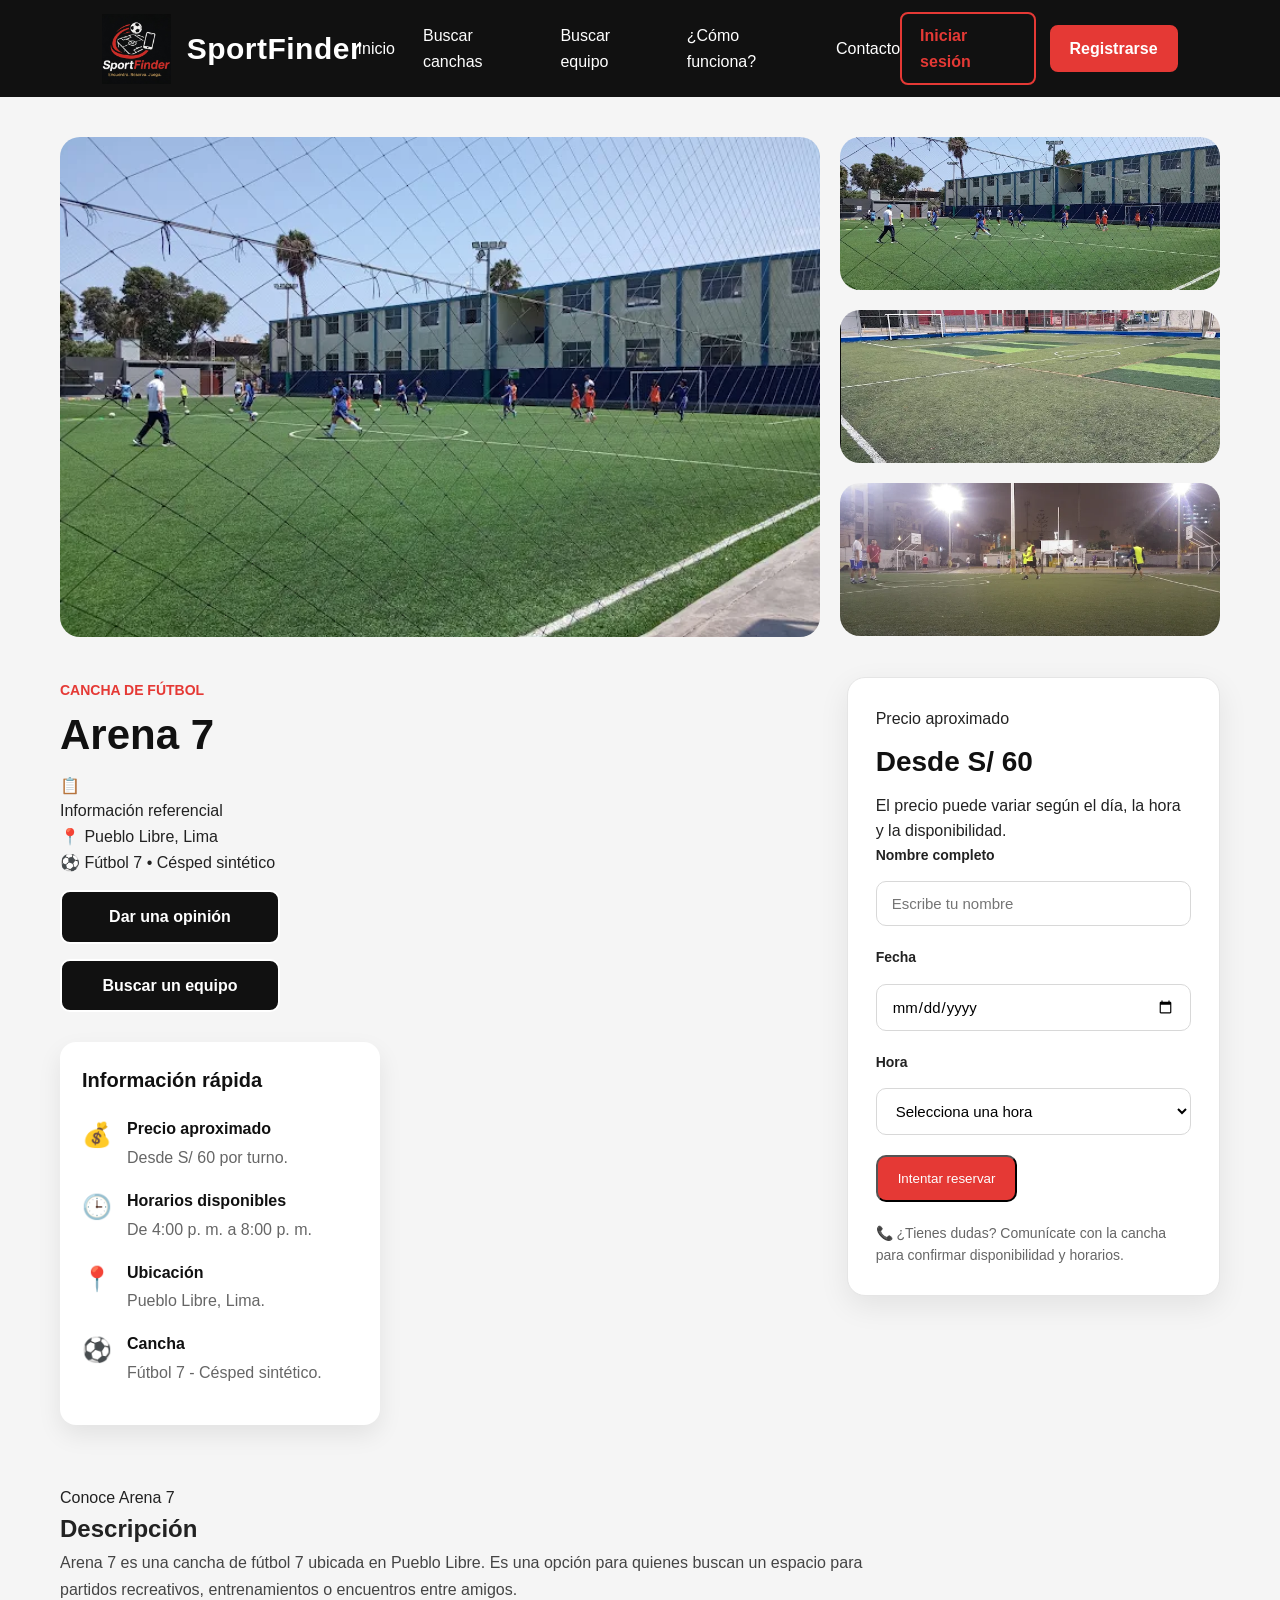
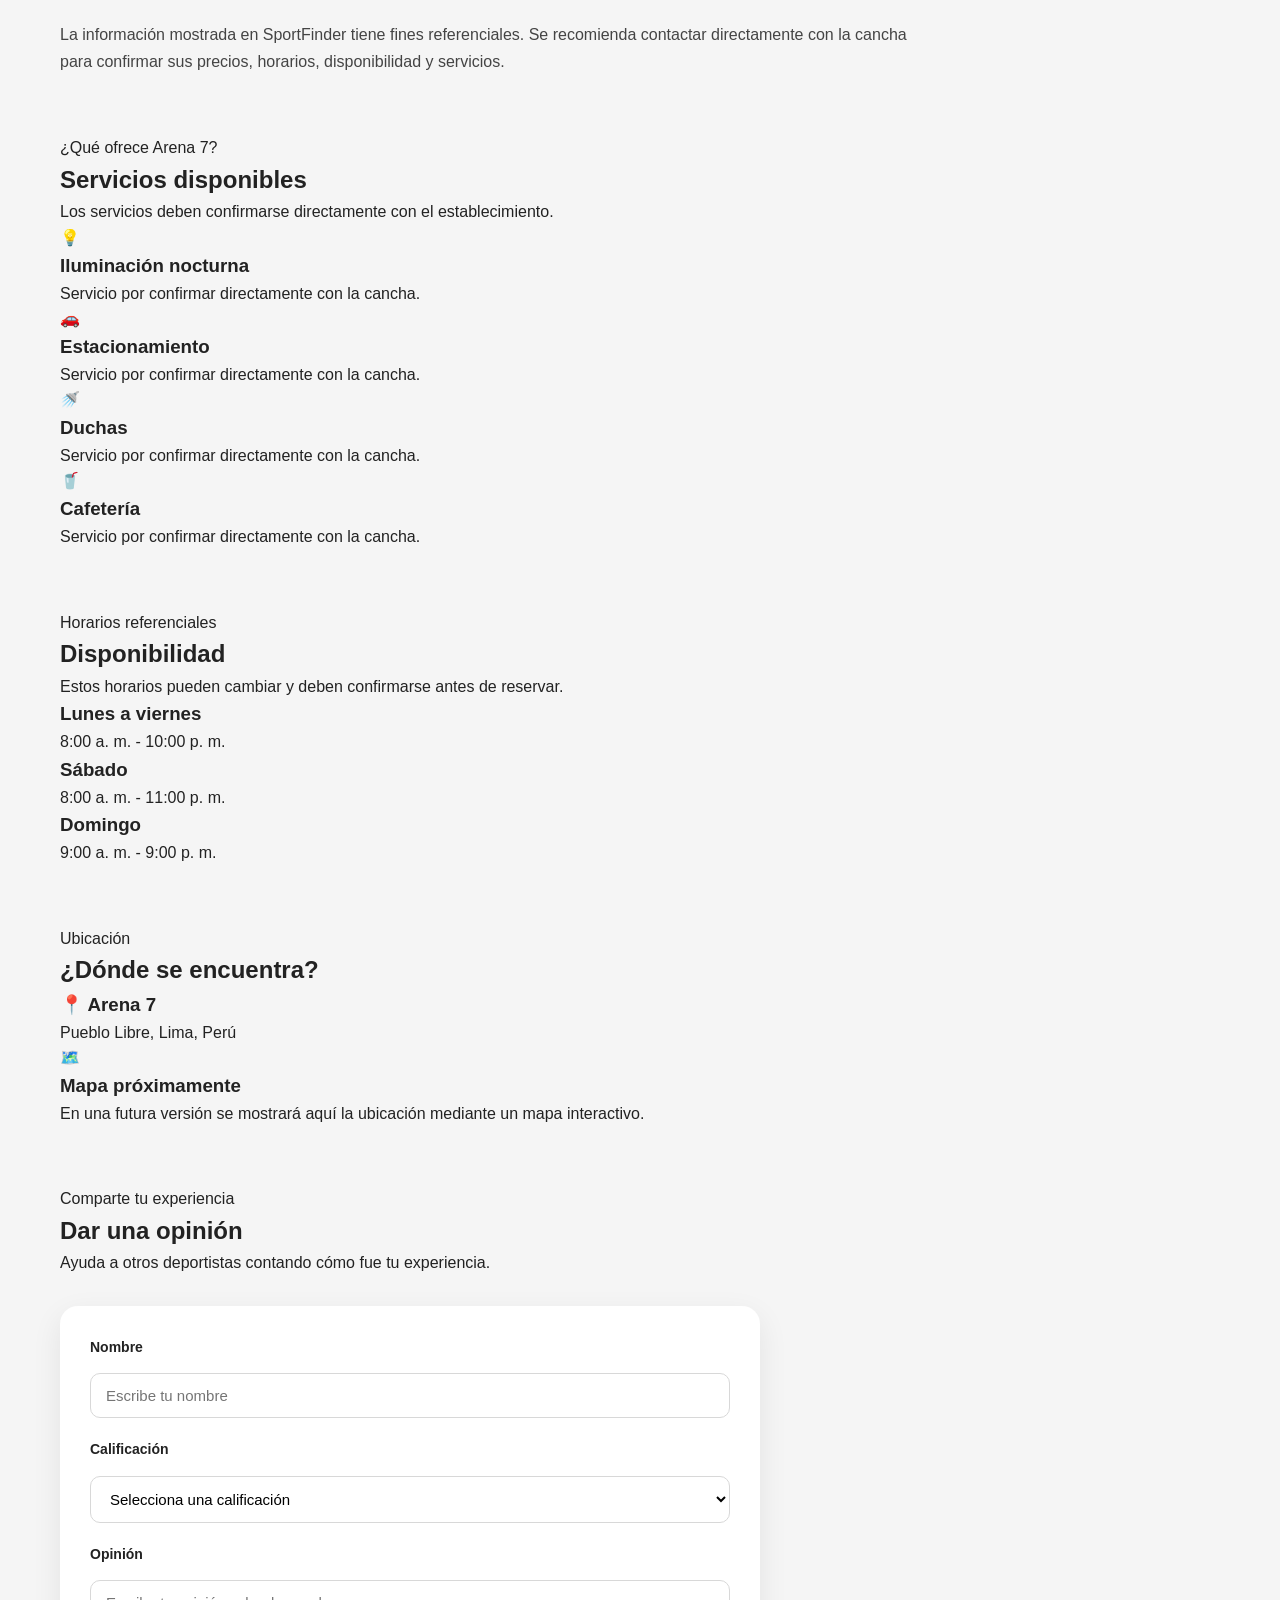
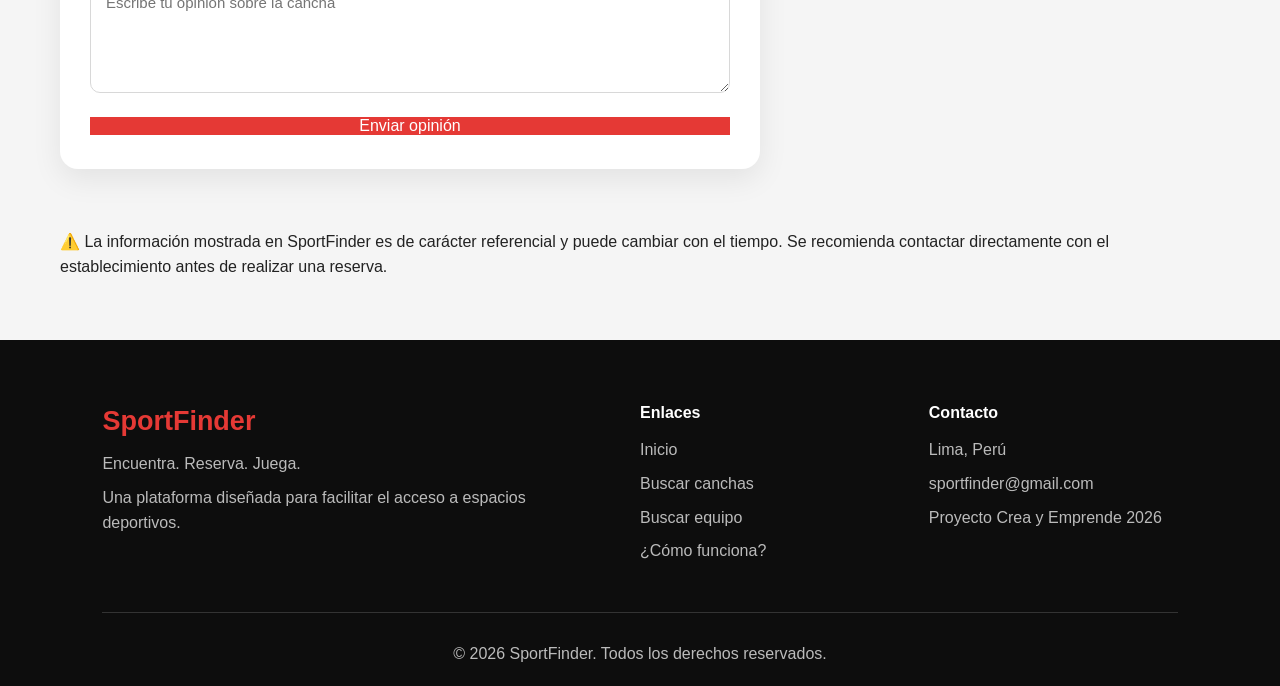
<file: pages/detalle-cancha.html>
<!DOCTYPE html>
<html lang="es">

<head>

    <meta charset="UTF-8">

    <meta
        name="viewport"
        content="width=device-width, initial-scale=1.0"
    >

    <meta
        name="description"
        content="Consulta información, horarios y precios de Arena 7 en SportFinder."
    >

    <title>Arena 7 | SportFinder</title>

    <link rel="stylesheet" href="../css/style.css">

</head>

<body>

    <!-- Barra de navegación -->
    <nav class="navbar">

        <div class="logo">

    <a href="../index.html">

        <img
            src="../img/logo.jpg"
            alt="SportFinder Logo"
            class="logo-image"
        >

        <span>SportFinder</span>

    </a>

       </div>

        <div class="menu">

            <a href="../index.html">
                Inicio
            </a>

            <a href="buscar-canchas.html">
                Buscar canchas
            </a>

            <a href="buscar-equipo.html">
                Buscar equipo
            </a>

            <a href="../index.html#como-funciona">
                ¿Cómo funciona?
            </a>

            <a href="#contacto">
                Contacto
            </a>

        </div>

        <div class="nav-buttons">

            <a href="login.html" class="login-link">
                Iniciar sesión
            </a>

            <a href="registro.html" class="register-button">
                Registrarse
            </a>

        </div>

    </nav>


    <!-- Galería -->
    <section class="gallery">

        <div class="gallery-main">

        <img
        src="../img/arena7.jpg"
        alt="Vista de la cancha"
        id="court-main-image"
        >

        </div>

        <div class="gallery-side">

            <img
                src="../img/arena7.jpg"
                alt="Vista de Arena 7"
            >

            <img
                src="../img/julio-melendez.jpg"
                alt="Cancha deportiva referencial"
            >

            <img
                src="../img/mama-ocllo.jpg"
                alt="Espacio deportivo referencial"
            >

        </div>

    </section>


    <!-- Información principal -->
    <main class="court-info">

        <section class="court-details">

            <span class="court-category">
                Cancha de fútbol
            </span>

            <h1 id="court-title">Arena 7</h1>

            <div class="court-rating">

                <span>📋</span>

                <p>Información referencial</p>

            </div>

            <p class="court-location" id="court-location">
             📍 Pueblo Libre, Lima
            </p>

            <p class="court-type" id="court-type">
    ⚽ Fútbol 7 • Césped sintético
</p>
            <a href="#opiniones" class="secondary-button">
                Dar una opinión
            </a>

            <a href="buscar-equipo.html" class="secondary-button">
                Buscar un equipo
            </a>

            <div class="quick-info">

                <h3>Información rápida</h3>

                <div class="quick-info-item">

                    <span>💰</span>

                    <div>

                        <strong>Precio aproximado</strong>

                        <p>Desde S/ 60 por turno.</p>

                    </div>

                </div>

                <div class="quick-info-item">

                    <span>🕒</span>

                    <div>

                        <strong>Horarios disponibles</strong>

                        <p>De 4:00 p. m. a 8:00 p. m.</p>

                    </div>

                </div>

                <div class="quick-info-item">

                    <span>📍</span>

                    <div>

                        <strong>Ubicación</strong>

                        <p>Pueblo Libre, Lima.</p>

                    </div>

                </div>

                <div class="quick-info-item">

                    <span>⚽</span>

                    <div>

                        <strong>Cancha</strong>

                        <p>Fútbol 7 - Césped sintético.</p>

                    </div>

                </div>

            </div>

        </section>


        <!-- Tarjeta para reservar -->
        <aside class="booking-card">

            <span class="estimated-label">
                Precio aproximado
            </span>

            <h2 id="court-price">Desde S/ 60</h2>

            <p>
                El precio puede variar según el día,
                la hora y la disponibilidad.
            </p>

            <form id="reservation-form" class="reservation-form">

                <div class="form-group">

                    <label for="reservation-name">
                        Nombre completo
                    </label>

                    <input
                        type="text"
                        id="reservation-name"
                        placeholder="Escribe tu nombre"
                        required
                    >

                </div>

                <div class="form-group">

                    <label for="reservation-date">
                        Fecha
                    </label>

                    <input
                        type="date"
                        id="reservation-date"
                        required
                    >

                </div>

                <div class="form-group">

                    <label for="reservation-time">
                        Hora
                    </label>

                    <select id="reservation-time" required>

                        <option value="">
                            Selecciona una hora
                        </option>

                        <option value="16:00">
                            4:00 p. m.
                        </option>

                        <option value="17:00">
                            5:00 p. m.
                        </option>

                        <option value="18:00">
                            6:00 p. m.
                        </option>

                        <option value="19:00">
                            7:00 p. m.
                        </option>

                        <option value="20:00">
                            8:00 p. m.
                        </option>

                    </select>

                </div>

                <button
                    type="submit"
                    class="primary-button"
                >
                    Intentar reservar
                </button>

            </form>

            <p
                id="reservation-message"
                class="form-message"
                hidden
            ></p>

            <a
                href="mis-reservas.html"
                id="view-reservations-link"
                class="secondary-button"
                hidden
            >
                Ver mis reservas
            </a>

            <p class="booking-note">
                📞 ¿Tienes dudas? Comunícate con la cancha para
                confirmar disponibilidad y horarios.
            </p>

        </aside>

    </main>


    <!-- Descripción -->
    <section class="description-section">

        <div class="section-title">

            <span>Conoce Arena 7</span>

            <h2>Descripción</h2>

        </div>

        <div class="description-content">

            <p>
                Arena 7 es una cancha de fútbol 7 ubicada en
                Pueblo Libre. Es una opción para quienes buscan
                un espacio para partidos recreativos,
                entrenamientos o encuentros entre amigos.
            </p>

            <p>
                La información mostrada en SportFinder tiene
                fines referenciales. Se recomienda contactar
                directamente con la cancha para confirmar sus
                precios, horarios, disponibilidad y servicios.
            </p>

        </div>

    </section>


    <!-- Servicios -->
    <section class="services-section">

        <div class="section-title">

            <span>¿Qué ofrece Arena 7?</span>

            <h2>Servicios disponibles</h2>

            <p>
                Los servicios deben confirmarse directamente
                con el establecimiento.
            </p>

        </div>

        <div class="services-grid">

            <article class="service-card">

                <span class="service-icon">💡</span>

                <h3>Iluminación nocturna</h3>

                <p>
                    Servicio por confirmar directamente
                    con la cancha.
                </p>

            </article>

            <article class="service-card">

                <span class="service-icon">🚗</span>

                <h3>Estacionamiento</h3>

                <p>
                    Servicio por confirmar directamente
                    con la cancha.
                </p>

            </article>

            <article class="service-card">

                <span class="service-icon">🚿</span>

                <h3>Duchas</h3>

                <p>
                    Servicio por confirmar directamente
                    con la cancha.
                </p>

            </article>

            <article class="service-card">

                <span class="service-icon">🥤</span>

                <h3>Cafetería</h3>

                <p>
                    Servicio por confirmar directamente
                    con la cancha.
                </p>

            </article>

        </div>

    </section>


    <!-- Horarios -->
    <section class="schedule-section">

        <div class="section-title">

            <span>Horarios referenciales</span>

            <h2>Disponibilidad</h2>

            <p>
                Estos horarios pueden cambiar y deben
                confirmarse antes de reservar.
            </p>

        </div>

        <div class="schedule-grid">

            <article class="schedule-card">

                <h3>Lunes a viernes</h3>

                <p>8:00 a. m. - 10:00 p. m.</p>

            </article>

            <article class="schedule-card">

                <h3>Sábado</h3>

                <p>8:00 a. m. - 11:00 p. m.</p>

            </article>

            <article class="schedule-card">

                <h3>Domingo</h3>

                <p>9:00 a. m. - 9:00 p. m.</p>

            </article>

        </div>

    </section>


    <!-- Ubicación -->
    <section class="location-section">

        <div class="section-title">

            <span>Ubicación</span>

            <h2>¿Dónde se encuentra?</h2>

        </div>

        <div class="location-box">

            <h3>📍 Arena 7</h3>

            <p>
                Pueblo Libre, Lima, Perú
            </p>

            <div class="map-placeholder">

                <span>🗺️</span>

                <h3>Mapa próximamente</h3>

                <p>
                    En una futura versión se mostrará aquí
                    la ubicación mediante un mapa interactivo.
                </p>

            </div>

        </div>

    </section>


    <!-- Opiniones -->
    <section class="reviews-section" id="opiniones">

        <div class="section-title">

            <span>Comparte tu experiencia</span>

            <h2>Dar una opinión</h2>

            <p>
                Ayuda a otros deportistas contando
                cómo fue tu experiencia.
            </p>

        </div>

        <form id="review-form" class="review-form">

            <div class="form-group">

                <label for="review-name">
                    Nombre
                </label>

                <input
                    type="text"
                    id="review-name"
                    placeholder="Escribe tu nombre"
                    required
                >

            </div>

            <div class="form-group">

                <label for="review-rating">
                    Calificación
                </label>

                <select id="review-rating" required>

                    <option value="">
                        Selecciona una calificación
                    </option>

                    <option value="5">
                        ★★★★★ Excelente
                    </option>

                    <option value="4">
                        ★★★★☆ Muy buena
                    </option>

                    <option value="3">
                        ★★★☆☆ Regular
                    </option>

                    <option value="2">
                        ★★☆☆☆ Mala
                    </option>

                    <option value="1">
                        ★☆☆☆☆ Muy mala
                    </option>

                </select>

            </div>

            <div class="form-group">

                <label for="review-comment">
                    Opinión
                </label>

                <textarea
                    id="review-comment"
                    rows="5"
                    placeholder="Escribe tu opinión sobre la cancha"
                    required
                ></textarea>

            </div>

            <button
                type="submit"
                class="primary-button"
            >
                Enviar opinión
            </button>

        </form>

        <p
            id="review-message"
            class="form-message"
            hidden
        >
            ⭐ Gracias por compartir tu opinión en SportFinder.
        </p>

    </section>


    <!-- Aviso informativo -->
    <section class="information-note">

        <p>
            ⚠️ La información mostrada en SportFinder es de
            carácter referencial y puede cambiar con el tiempo.
            Se recomienda contactar directamente con el
            establecimiento antes de realizar una reserva.
        </p>

    </section>


    <!-- Pie de página -->
    <footer class="footer" id="contacto">

        <div class="footer-content">

            <div class="footer-brand">

                <h3>SportFinder</h3>

                <p>Encuentra. Reserva. Juega.</p>

                <p>
                    Una plataforma diseñada para facilitar
                    el acceso a espacios deportivos.
                </p>

            </div>

            <div class="footer-links">

                <h4>Enlaces</h4>

                <a href="../index.html">
                    Inicio
                </a>

                <a href="buscar-canchas.html">
                    Buscar canchas
                </a>

                <a href="buscar-equipo.html">
                    Buscar equipo
                </a>

                <a href="../index.html#como-funciona">
                    ¿Cómo funciona?
                </a>

            </div>

            <div class="footer-contact">

                <h4>Contacto</h4>

                <p>Lima, Perú</p>

                <p>sportfinder@gmail.com</p>

                <p>Proyecto Crea y Emprende 2026</p>

            </div>

        </div>

        <div class="footer-bottom">

            <p>
                © 2026 SportFinder. Todos los derechos reservados.
            </p>

        </div>

    </footer>


    <script>

        document.addEventListener("DOMContentLoaded", function () {const courts = {

    "arena7": {
        name: "Arena 7",
        sport: "Fútbol 7",
        type: "⚽ Fútbol 7 • Césped sintético",
        location: "Pueblo Libre, Lima",
        price: 60,
        image: "../img/arena7.jpg"
    },

    "mama-ocllo": {
        name: "Mama Ocllo",
        sport: "Vóley",
        type: "🏐 Cancha de vóley",
        location: "Pueblo Libre, Lima",
        price: 60,
        image: "../img/mama-ocllo.jpg"
    },

    "julio-melendez": {
        name: "Julio Meléndez",
        sport: "Fútbol 7",
        type: "⚽ Fútbol 7 • Césped sintético",
        location: "San Miguel, Lima",
        price: 65,
        image: "../img/julio-melendez.jpg"
    }

};


/* Saber qué cancha seleccionó el usuario */

const params =
    new URLSearchParams(window.location.search);

const courtId =
    params.get("cancha") || "arena7";

const selectedCourt =
    courts[courtId] || courts["arena7"];


/* Mostrar los datos de la cancha */

document.getElementById("court-title").textContent =
    selectedCourt.name;

document.getElementById("court-location").textContent =
    "📍 " + selectedCourt.location;

document.getElementById("court-type").textContent =
    selectedCourt.type;

document.getElementById("court-price").textContent =
    "Desde S/ " + selectedCourt.price;

document.getElementById("court-main-image").src =
    selectedCourt.image;

document.getElementById("court-main-image").alt =
    "Vista principal de " + selectedCourt.name;


/* Cambiar título de la pestaña */

document.title =
    selectedCourt.name + " | SportFinder";

            const reservationForm =
                document.getElementById("reservation-form");

            const reservationName =
                document.getElementById("reservation-name");

            const reservationDate =
                document.getElementById("reservation-date");

            const reservationTime =
                document.getElementById("reservation-time");

            const reservationMessage =
                document.getElementById("reservation-message");

            const viewReservationsLink =
                document.getElementById("view-reservations-link");

            const reviewForm =
                document.getElementById("review-form");

            const reviewName =
                document.getElementById("review-name");

            const reviewMessage =
                document.getElementById("review-message");


            /* Evitar seleccionar fechas anteriores */

            const today =
                new Date();

            const currentDate =
                today.getFullYear() + "-" +
                String(today.getMonth() + 1).padStart(2, "0") + "-" +
                String(today.getDate()).padStart(2, "0");

            reservationDate.min =
                currentDate;


            /* Colocar los datos del usuario */

            const savedUser =
                localStorage.getItem("sportfinderUser");

            if (savedUser) {

                try {

                    const user =
                        JSON.parse(savedUser);

                    reservationName.value =
                        user.name;

                    reviewName.value =
                        user.name;

                } catch (error) {

                    localStorage.removeItem("sportfinderUser");

                }

            }


            /* Guardar la reserva */

            reservationForm.addEventListener("submit", function (event) {

                event.preventDefault();

                const currentUser =
                    localStorage.getItem("sportfinderUser");

                if (!currentUser) {

                    alert(
                        "Debes crear una cuenta o iniciar sesión para reservar."
                    );

                    window.location.href =
                        "login.html";

                    return;

                }

                let user;

                try {

                    user =
                        JSON.parse(currentUser);

                } catch (error) {

                    localStorage.removeItem("sportfinderUser");

                    window.location.href =
                        "login.html";

                    return;

                }

                const selectedDate =
                    reservationDate.value;

                const selectedTime =
                    reservationTime.value;

                const selectedOption =
                    reservationTime.options[
                        reservationTime.selectedIndex
                    ];

                if (!selectedDate || !selectedTime) {

                    reservationMessage.textContent =
                        "❌ Selecciona una fecha y una hora.";

                    reservationMessage.hidden =
                        false;

                    return;

                }

                const newReservation = {

    id: Date.now(),

    court: selectedCourt.name,

    sport: selectedCourt.sport,

    location: selectedCourt.location,

                    name: reservationName.value.trim(),

                    email: user.email,

                    date: selectedDate,

                    time: selectedTime,

                    timeText:
                        selectedOption.textContent.trim(),

                    price: selectedCourt.price,

                    status: "Pendiente de confirmación"

                };

                const savedReservations =
                    localStorage.getItem(
                        "sportfinderReservations"
                    );

                let reservations = [];

                if (savedReservations) {

                    try {

                        reservations =
                            JSON.parse(savedReservations);

                        if (!Array.isArray(reservations)) {
                            reservations = [];
                        }

                    } catch (error) {

                        reservations = [];

                    }

                }

                reservations.push(newReservation);

                localStorage.setItem(
                    "sportfinderReservations",
                    JSON.stringify(reservations)
                );

                reservationMessage.textContent =
                    "✅ Solicitud guardada. Puedes revisarla en Mis reservas.";

                reservationMessage.hidden =
                    false;

                viewReservationsLink.hidden =
                    false;

                reservationForm.reset();

                reservationName.value =
                    user.name;

                reservationDate.min =
                    currentDate;

            });


            /* Formulario de opiniones */

            reviewForm.addEventListener("submit", function (event) {

                event.preventDefault();

                const currentUser =
                    localStorage.getItem("sportfinderUser");

                if (!currentUser) {

                    alert(
                        "Debes crear una cuenta o iniciar sesión para opinar."
                    );

                    window.location.href =
                        "login.html";

                    return;

                }

                reviewMessage.hidden =
                    false;

                reviewForm.reset();

                try {

                    const user =
                        JSON.parse(currentUser);

                    reviewName.value =
                        user.name;

                } catch (error) {

                    localStorage.removeItem("sportfinderUser");

                }

            });

        });

    </script>

    <script src="../js/auth.js"></script>

</body>

</html>
</file>
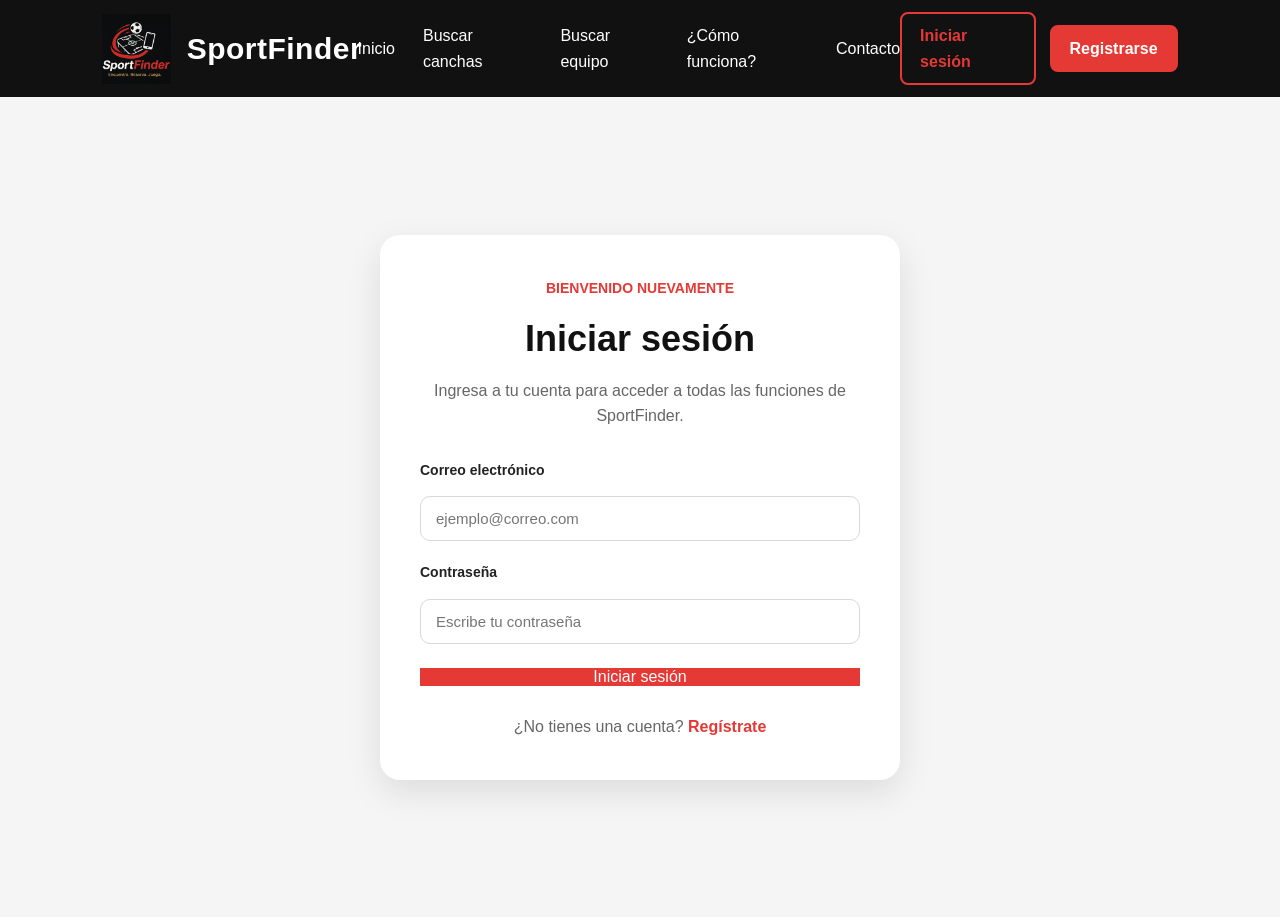
<file: pages/login.html>
<!DOCTYPE html>
<html lang="es">

<head>

    <meta charset="UTF-8">

    <meta
        name="viewport"
        content="width=device-width, initial-scale=1.0"
    >

    <title>Iniciar sesión | SportFinder</title>

    <link rel="stylesheet" href="../css/style.css">

</head>

<body>

    <nav class="navbar">

        <div class="logo">

            <a href="../index.html">

                <img
                    src="../img/logo.jpg"
                    alt="Logo de SportFinder"
                    class="logo-image"
                >

                <span>SportFinder</span>

            </a>

        </div>

        <div class="menu">

            <a href="../index.html">
                Inicio
            </a>

            <a href="buscar-canchas.html">
                Buscar canchas
            </a>

            <a href="buscar-equipo.html">
                Buscar equipo
            </a>

            <a href="../index.html#como-funciona">
                ¿Cómo funciona?
            </a>

            <a href="../index.html#contacto">
                Contacto
            </a>

        </div>

        <div class="nav-buttons">

            <a
                href="login.html"
                class="login-link"
            >
                Iniciar sesión
            </a>

            <a
                href="registro.html"
                class="register-button"
            >
                Registrarse
            </a>

        </div>

    </nav>


    <main class="auth-page">

        <section class="auth-card">

            <div class="auth-header">

                <span>
                    Bienvenido nuevamente
                </span>

                <h1>
                    Iniciar sesión
                </h1>

                <p>
                    Ingresa a tu cuenta para acceder
                    a todas las funciones de SportFinder.
                </p>

            </div>


            <form
                id="login-form"
                class="auth-form"
            >

                <div class="form-group">

                    <label for="login-email">
                        Correo electrónico
                    </label>

                    <input
                        type="email"
                        id="login-email"
                        placeholder="ejemplo@correo.com"
                        autocomplete="email"
                        required
                    >

                </div>


                <div class="form-group">

                    <label for="login-password">
                        Contraseña
                    </label>

                    <input
                        type="password"
                        id="login-password"
                        placeholder="Escribe tu contraseña"
                        minlength="6"
                        autocomplete="current-password"
                        required
                    >

                </div>


                <button
                    type="submit"
                    class="primary-button auth-button"
                >
                    Iniciar sesión
                </button>

            </form>


            <p
                id="login-error"
                class="form-message error-message"
                hidden
            >
                Correo o contraseña incorrectos.
            </p>


            <div
                id="login-success"
                class="success-card"
                hidden
            >

                <span class="success-icon">
                    ✅
                </span>

                <h2>
                    ¡Bienvenido a SportFinder!
                </h2>

                <p>
                    Has iniciado sesión correctamente.
                </p>

                <a
                    href="buscar-canchas.html"
                    class="primary-button"
                >
                    Buscar una cancha
                </a>

            </div>


            <p class="auth-footer">

                ¿No tienes una cuenta?

                <a href="registro.html">
                    Regístrate
                </a>

            </p>

        </section>

    </main>


    <script>

        const loginForm =
            document.getElementById("login-form");

        const emailInput =
            document.getElementById("login-email");

        const passwordInput =
            document.getElementById("login-password");

        const loginError =
            document.getElementById("login-error");

        const loginSuccess =
            document.getElementById("login-success");


        loginForm.addEventListener(
            "submit",
            function (event) {

                event.preventDefault();

                loginError.hidden = true;


                const savedAccount =
                    localStorage.getItem(
                        "sportfinderAccount"
                    );


                if (!savedAccount) {

                    loginError.textContent =
                        "❌ No existe una cuenta registrada. Primero debes registrarte.";

                    loginError.hidden = false;

                    return;
                }


                let account;


                try {

                    account =
                        JSON.parse(savedAccount);

                } catch (error) {

                    localStorage.removeItem(
                        "sportfinderAccount"
                    );

                    loginError.textContent =
                        "❌ Los datos de la cuenta están dañados. Regístrate nuevamente.";

                    loginError.hidden = false;

                    return;
                }


                const enteredEmail =
                    emailInput.value
                        .trim()
                        .toLowerCase();

                const enteredPassword =
                    passwordInput.value;


                if (
                    enteredEmail !== account.email ||
                    enteredPassword !== account.password
                ) {

                    loginError.textContent =
                        "❌ Correo o contraseña incorrectos.";

                    loginError.hidden = false;

                    return;
                }


                try {

                    localStorage.setItem(
                        "sportfinderUser",
                        JSON.stringify(account)
                    );


                    loginForm.hidden = true;

                    loginSuccess.hidden = false;


                    setTimeout(function () {

                        window.location.href =
                            "buscar-canchas.html";

                    }, 1200);


                } catch (error) {

                    loginError.textContent =
                        "❌ No se pudo iniciar sesión.";

                    loginError.hidden = false;

                }

            }
        );

    </script>


    <script src="../js/auth.js"></script>

</body>

</html>
</file>
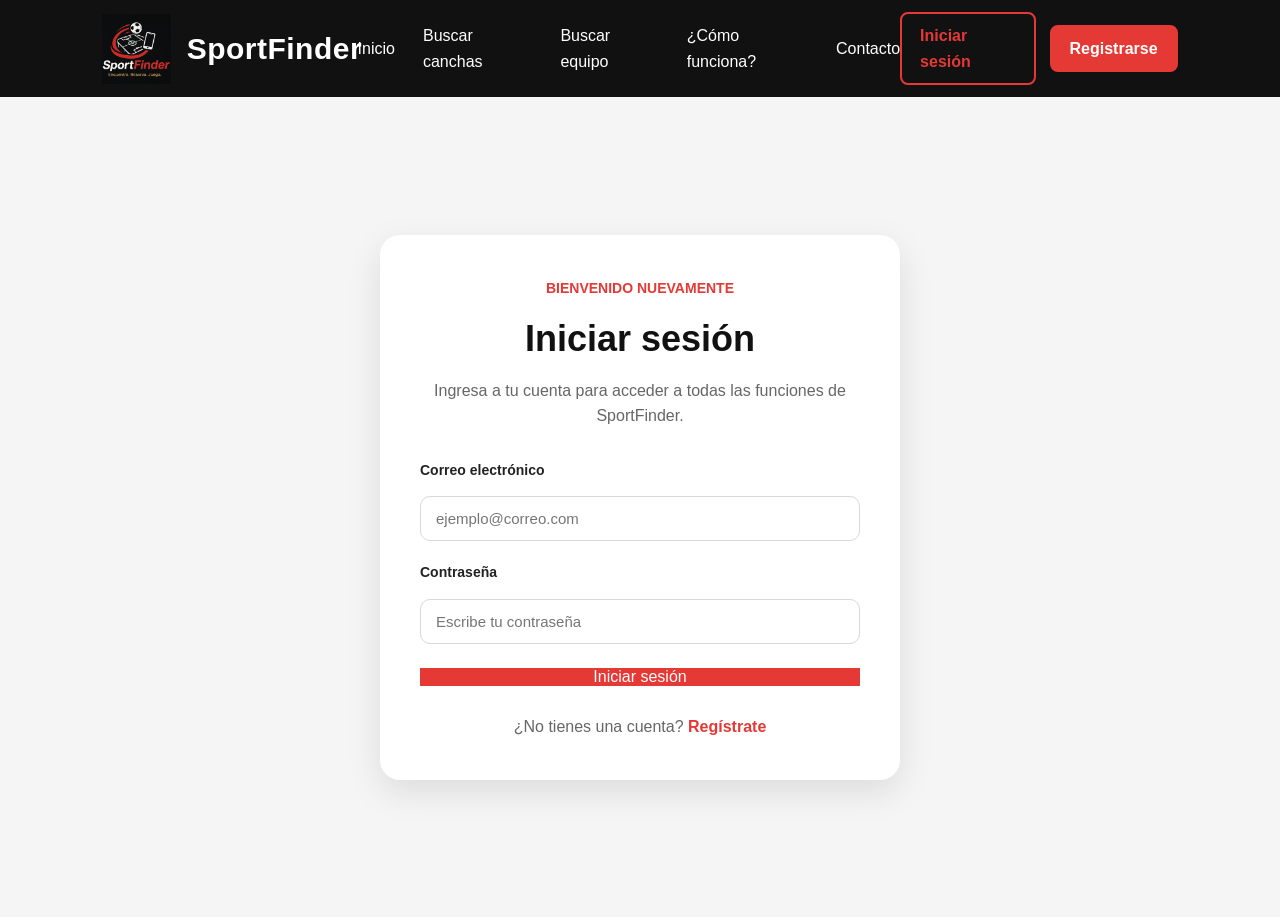
<file: pages/mi-perfil.html>
<!DOCTYPE html>
<html lang="es">

<head>

    <meta charset="UTF-8">

    <meta
        name="viewport"
        content="width=device-width, initial-scale=1.0"
    >

    <title>Mi perfil | SportFinder</title>

    <link
        rel="stylesheet"
        href="../css/style.css"
    >

</head>

<body>

    <nav class="navbar">

        <div class="logo">

    <a href="../index.html">

        <img
            src="../img/logo.jpg"
            alt="SportFinder Logo"
            class="logo-image"
        >

        <span>SportFinder</span>

    </a>

        </div>

        <div class="menu">

            <a href="../index.html">
                Inicio
            </a>

            <a href="buscar-canchas.html">
                Buscar canchas
            </a>

            <a href="buscar-equipo.html">
                Buscar equipo
            </a>

        </div>

        <div class="nav-buttons">

            <a
                href="login.html"
                class="login-link"
            >
                Iniciar sesión
            </a>

            <a
                href="registro.html"
                class="register-button"
            >
                Registrarse
            </a>

        </div>

    </nav>

    <main class="profile-page">

        <section class="profile-card">

            <div
                class="profile-avatar"
                id="profile-avatar"
            >
                U
            </div>

            <h1>Mi perfil</h1>

            <p class="profile-description">
                Revisa la información de tu cuenta.
            </p>

            <div class="profile-data">

                <div class="profile-field">

                    <span class="profile-label">
                        Nombre completo
                    </span>

                    <strong id="profile-name">
                        Usuario
                    </strong>

                </div>

                <div class="profile-field">

                    <span class="profile-label">
                        Correo electrónico
                    </span>

                    <strong id="profile-email">
                        usuario@correo.com
                    </strong>
                    <div class="profile-field">

    <span class="profile-label">
        Número de celular
    </span>

    <strong id="profile-phone">
        No agregado
    </strong>

</div>


<div class="profile-field">

    <span class="profile-label">
        Distrito
    </span>

    <strong id="profile-district">
        No agregado
    </strong>

</div>


<div class="profile-field">

    <span class="profile-label">
        Deporte favorito
    </span>

    <strong id="profile-sport">
        No agregado
    </strong>

</div>
                </div>

            </div>

            <button
    type="button"
    class="button primary-button"
    id="edit-profile-button"
>
    Editar perfil
</button>
<div
    class="profile-modal"
    id="profile-modal"
    hidden
>

    <div class="profile-modal-overlay"></div>

    <div class="profile-modal-card">

        <button
            type="button"
            class="profile-modal-close"
            id="profile-modal-close"
            aria-label="Cerrar"
        >
            ×
        </button>


        <div
            class="profile-modal-avatar"
            id="profile-modal-avatar"
        >
            U
        </div>


        <h2>Editar perfil</h2>

        <p>
            Completa tu información para personalizar
            tu experiencia en SportFinder.
        </p>


        <div class="form-group">

            <label for="edit-profile-name">
                Nombre completo
            </label>

            <input
                type="text"
                id="edit-profile-name"
                placeholder="Tu nombre"
            >

        </div>


        <div class="form-group">

            <label for="edit-profile-email">
                Correo electrónico
            </label>

            <input
                type="email"
                id="edit-profile-email"
                disabled
            >

        </div>


        <div class="form-group">

            <label for="edit-profile-phone">
                Número de celular
            </label>

            <input
                type="tel"
                id="edit-profile-phone"
                placeholder="Ejemplo: 987654321"
                maxlength="9"
                inputmode="numeric"
            >

        </div>


        <div class="form-group">

            <label for="edit-profile-district">
                Distrito
            </label>

            <select id="edit-profile-district">

                <option value="">
                    Selecciona tu distrito
                </option>

                <option value="San Martín de Porres">
                    San Martín de Porres
                </option>

                <option value="Los Olivos">
                    Los Olivos
                </option>

                <option value="Independencia">
                    Independencia
                </option>

                <option value="Comas">
                    Comas
                </option>

                <option value="Rímac">
                    Rímac
                </option>

                <option value="Pueblo Libre">
                    Pueblo Libre
                </option>

                <option value="San Miguel">
                    San Miguel
                </option>

                <option value="Jesús María">
                    Jesús María
                </option>

                <option value="Otro">
                    Otro
                </option>

            </select>

        </div>


        <div class="form-group">

            <label for="edit-profile-sport">
                Deporte favorito
            </label>

            <select id="edit-profile-sport">

                <option value="">
                    Selecciona un deporte
                </option>

                <option value="Fútbol">
                    ⚽ Fútbol
                </option>

                <option value="Vóley">
                    🏐 Vóley
                </option>

            </select>

        </div>


        <div class="profile-modal-actions">

            <button
                type="button"
                class="profile-cancel-button"
                id="profile-cancel-button"
            >
                Cancelar
            </button>

            <button
                type="button"
                class="primary-button"
                id="profile-save-button"
            >
                Guardar cambios
            </button>

        </div>

    </div>

</div>
            <p
                id="profile-message"
                class="profile-message"
                hidden
            ></p>

        </section>

    </main>

    <script src="../js/auth.js"></script>

    <script>

document.addEventListener("DOMContentLoaded", function () {

    /* =========================
       OBTENER USUARIO
    ========================= */

    const savedUser =
        localStorage.getItem("sportfinderUser");

    if (!savedUser) {

        window.location.href = "login.html";
        return;

    }

    let user;

    try {

        user = JSON.parse(savedUser);

    } catch (error) {

        localStorage.removeItem("sportfinderUser");

        window.location.href = "login.html";
        return;

    }


    /* =========================
       DATOS DEL PERFIL
    ========================= */

    const profileAvatar =
        document.getElementById("profile-avatar");

    const profileName =
        document.getElementById("profile-name");

    const profileEmail =
        document.getElementById("profile-email");

    const profilePhone =
        document.getElementById("profile-phone");

    const profileDistrict =
        document.getElementById("profile-district");

    const profileSport =
        document.getElementById("profile-sport");

    const profileMessage =
        document.getElementById("profile-message");


    /* =========================
       MODAL
    ========================= */

    const editProfileButton =
        document.getElementById("edit-profile-button");

    const profileModal =
        document.getElementById("profile-modal");

    const modalClose =
        document.getElementById("profile-modal-close");

    const cancelButton =
        document.getElementById("profile-cancel-button");

    const saveButton =
        document.getElementById("profile-save-button");

    const modalOverlay =
        profileModal.querySelector(
            ".profile-modal-overlay"
        );


    /* =========================
       CAMPOS DEL MODAL
    ========================= */

    const nameInput =
        document.getElementById("edit-profile-name");

    const emailInput =
        document.getElementById("edit-profile-email");

    const phoneInput =
        document.getElementById("edit-profile-phone");

    const districtInput =
        document.getElementById("edit-profile-district");

    const sportInput =
        document.getElementById("edit-profile-sport");

    const modalAvatar =
        document.getElementById("profile-modal-avatar");


    /* =========================
       MOSTRAR DATOS
    ========================= */

    function renderProfile() {

        profileAvatar.textContent =
            user.name
                .charAt(0)
                .toUpperCase();

        profileName.textContent =
            user.name;

        profileEmail.textContent =
            user.email;

        profilePhone.textContent =
            user.phone || "No agregado";

        profileDistrict.textContent =
            user.district || "No agregado";

        profileSport.textContent =
            user.favoriteSport || "No agregado";

    }


    /* =========================
       ABRIR MODAL
    ========================= */

    function openProfileModal() {

        nameInput.value =
            user.name || "";

        emailInput.value =
            user.email || "";

        phoneInput.value =
            user.phone || "";

        districtInput.value =
            user.district || "";

        sportInput.value =
            user.favoriteSport || "";

        modalAvatar.textContent =
            user.name
                .charAt(0)
                .toUpperCase();

        profileModal.hidden = false;

        document.body.classList.add(
            "modal-open"
        );

        setTimeout(function () {

            nameInput.focus();

        }, 50);

    }


    /* =========================
       CERRAR MODAL
    ========================= */

    function closeProfileModal() {

        profileModal.hidden = true;

        document.body.classList.remove(
            "modal-open"
        );

    }


    /* =========================
       SOLO NÚMEROS EN CELULAR
    ========================= */

    phoneInput.addEventListener(
        "input",
        function () {

            phoneInput.value =
                phoneInput.value
                    .replace(/\D/g, "")
                    .slice(0, 9);

        }
    );


    /* =========================
       GUARDAR PERFIL
    ========================= */

    saveButton.addEventListener(
        "click",
        function () {

            const newName =
                nameInput.value.trim();

            const newPhone =
                phoneInput.value.trim();

            const newDistrict =
                districtInput.value;

            const newSport =
                sportInput.value;


            /* Validar nombre */

            if (newName.length < 2) {

                profileMessage.textContent =
                    "❌ Escribe un nombre válido.";

                profileMessage.hidden = false;

                return;

            }


            /* Validar celular si escribió uno */

            if (
                newPhone !== "" &&
                !/^9\d{8}$/.test(newPhone)
            ) {

                profileMessage.textContent =
                    "❌ Ingresa un número de celular válido de 9 dígitos.";

                profileMessage.hidden = false;

                return;

            }


            /* =========================
               ACTUALIZAR USUARIO
            ========================= */

            user.name =
                newName;

            user.phone =
                newPhone;

            user.district =
                newDistrict;

            user.favoriteSport =
                newSport;


            /* Sesión actual */

            localStorage.setItem(
                "sportfinderUser",
                JSON.stringify(user)
            );


            /*
            Cuenta registrada.

            También la actualizamos para que
            al cerrar sesión e iniciar nuevamente
            los cambios no desaparezcan.
            */

            const savedAccount =
                localStorage.getItem(
                    "sportfinderAccount"
                );


            if (savedAccount) {

                try {

                    const account =
                        JSON.parse(savedAccount);

                    account.name =
                        user.name;

                    account.phone =
                        user.phone;

                    account.district =
                        user.district;

                    account.favoriteSport =
                        user.favoriteSport;


                    localStorage.setItem(
                        "sportfinderAccount",
                        JSON.stringify(account)
                    );

                } catch (error) {

                    console.error(
                        "No se pudo actualizar la cuenta.",
                        error
                    );

                }

            }


            /* =========================
               ACTUALIZAR PANTALLA
            ========================= */

            renderProfile();

            closeProfileModal();


            profileMessage.textContent =
                "✓ Perfil actualizado correctamente.";

            profileMessage.hidden = false;


            /*
            Recargamos después de un momento
            para actualizar también el nombre
            de la barra superior.
            */

            setTimeout(function () {

                window.location.reload();

            }, 900);

        }
    );


    /* =========================
       BOTONES DEL MODAL
    ========================= */

    editProfileButton.addEventListener(
        "click",
        openProfileModal
    );


    modalClose.addEventListener(
        "click",
        closeProfileModal
    );


    cancelButton.addEventListener(
        "click",
        closeProfileModal
    );


    modalOverlay.addEventListener(
        "click",
        closeProfileModal
    );


    /* Cerrar con ESC */

    document.addEventListener(
        "keydown",
        function (event) {

            if (
                event.key === "Escape" &&
                !profileModal.hidden
            ) {

                closeProfileModal();

            }

        }
    );


    /* =========================
       INICIAR
    ========================= */

    renderProfile();

});

</script>
</body>

</html>
</file>
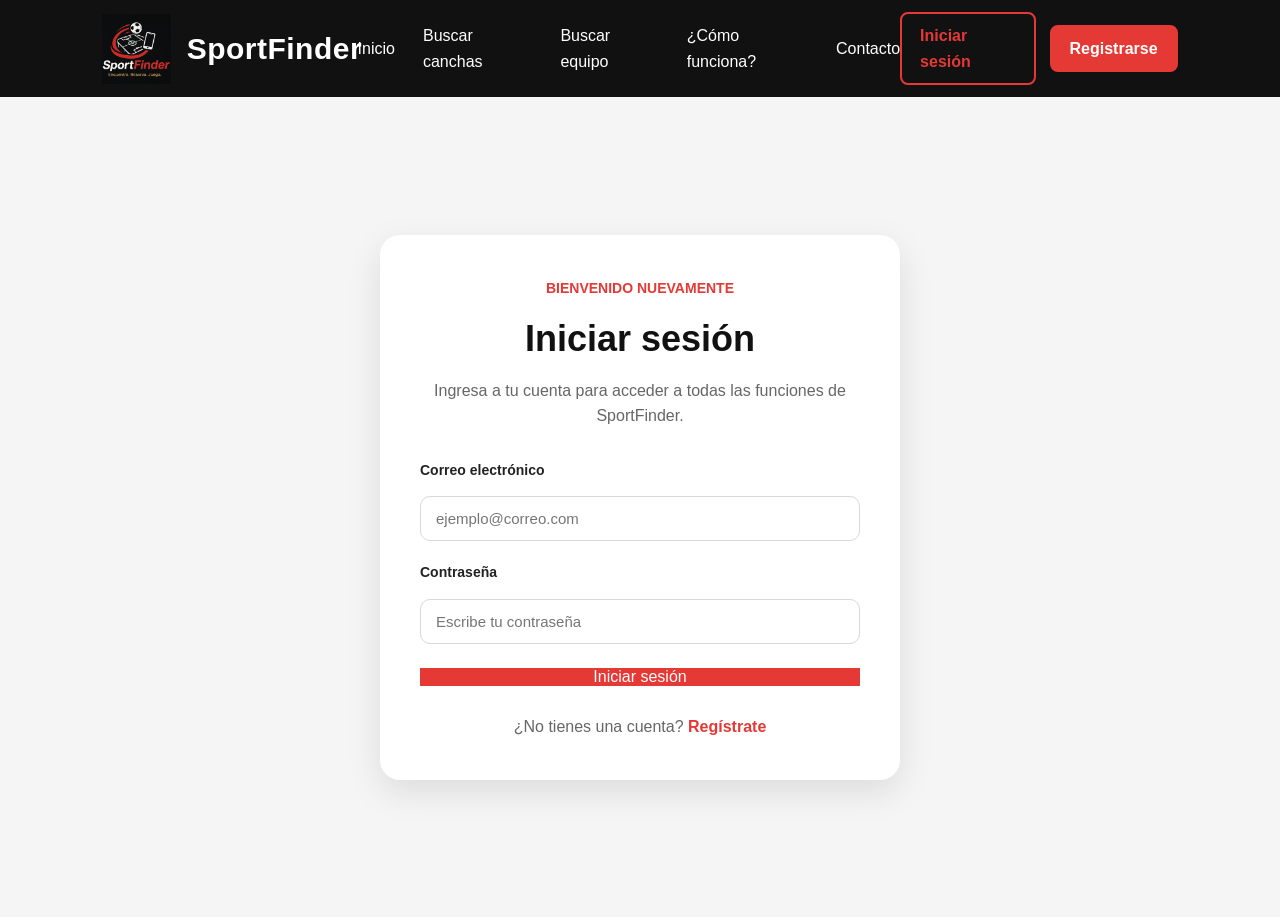
<file: pages/mis-reservas.html>
<!DOCTYPE html>
<html lang="es">

<head>

    <meta charset="UTF-8">

    <meta
        name="viewport"
        content="width=device-width, initial-scale=1.0"
    >

    <meta
        name="description"
        content="Consulta y administra tus reservas en SportFinder."
    >

    <title>Mis reservas | SportFinder</title>

    <link rel="stylesheet" href="../css/style.css">

</head>

<body>

    <!-- Barra de navegación -->
    <nav class="navbar">

       <div class="logo">

    <a href="../index.html">

        <img
            src="../img/logo.jpg"
            alt="SportFinder Logo"
            class="logo-image"
        >

        <span>SportFinder</span>

    </a>

       </div>

        <div class="menu">

            <a href="../index.html">
                Inicio
            </a>

            <a href="buscar-canchas.html">
                Buscar canchas
            </a>

            <a href="buscar-equipo.html">
                Buscar equipo
            </a>

            <a href="../index.html#como-funciona">
                ¿Cómo funciona?
            </a>

            <a href="#contacto">
                Contacto
            </a>

        </div>

        <div class="nav-buttons">

            <a href="login.html" class="login-link">
                Iniciar sesión
            </a>

            <a href="registro.html" class="register-button">
                Registrarse
            </a>

        </div>

    </nav>


    <!-- Contenido principal -->
    <main class="reservations-page">

        <section class="reservations-container">

            <div class="reservations-heading">

                <div>

                    <span class="reservations-label">
                        Tu actividad
                    </span>

                    <h1>Mis reservas</h1>

                    <p>
                        Revisa las solicitudes de reserva realizadas
                        desde SportFinder.
                    </p>

                </div>

                <a
                    href="buscar-canchas.html"
                    class="button primary-button"
                >
                    Buscar otra cancha
                </a>

            </div>


            <!-- Resumen -->
            <div class="reservations-summary">

                <article class="summary-card">

                    <span>📅</span>

                    <div>

                        <strong id="reservation-count">
                            0
                        </strong>

                        <p>Reservas activas</p>

                    </div>

                </article>

                <article class="summary-card">

                    <span>⏳</span>

                    <div>

                        <strong id="pending-count">
                            0
                        </strong>

                        <p>Pendientes</p>

                    </div>

                </article>

            </div>


            <!-- Lista de reservas -->
            <section
                class="reservations-list"
                id="reservations-list"
            ></section>


            <!-- Mensaje cuando no existen reservas -->
            <section
                class="empty-reservations"
                id="empty-reservations"
                hidden
            >

                <span class="empty-reservations-icon">
                    📅
                </span>

                <h2>Aún no tienes reservas</h2>

                <p>
                    Busca una cancha y realiza tu primera solicitud
                    de reserva.
                </p>

                <a
                    href="buscar-canchas.html"
                    class="button primary-button"
                >
                    Buscar canchas
                </a>

            </section>

        </section>
<!-- Modal para cancelar reserva -->
<div
    class="cancel-modal"
    id="cancel-modal"
    hidden
>

    <div class="cancel-modal-overlay"></div>

    <div class="cancel-modal-card">

        <button
            type="button"
            class="cancel-modal-close"
            id="cancel-modal-close"
        >
            ×
        </button>

        <div class="cancel-modal-icon">
            ⚠️
        </div>

        <h2>¿Cancelar reserva?</h2>

        <p>
            ¿Estás seguro de que deseas cancelar
            esta reserva?
        </p>

        <div class="cancel-modal-actions">

            <button
                type="button"
                class="keep-reservation-button"
                id="keep-reservation-button"
            >
                No, mantener
            </button>

            <button
                type="button"
                class="confirm-cancel-button"
                id="confirm-cancel-button"
            >
                Sí, cancelar
            </button>

        </div>

    </div>

</div>

    </main>


    <!-- Pie de página -->
    <footer class="footer" id="contacto">

        <div class="footer-content">

            <div class="footer-brand">

                <h3>SportFinder</h3>

                <p>Encuentra. Reserva. Juega.</p>

                <p>
                    Una plataforma diseñada para facilitar
                    el acceso a espacios deportivos.
                </p>

            </div>

            <div class="footer-links">

                <h4>Enlaces</h4>

                <a href="../index.html">
                    Inicio
                </a>

                <a href="buscar-canchas.html">
                    Buscar canchas
                </a>

                <a href="buscar-equipo.html">
                    Buscar equipo
                </a>

            </div>

            <div class="footer-contact">

                <h4>Contacto</h4>

                <p>Lima, Perú</p>

                <p>sportfinder@gmail.com</p>

                <p>Proyecto Crea y Emprende 2026</p>

            </div>

        </div>

        <div class="footer-bottom">

            <p>
                © 2026 SportFinder. Todos los derechos reservados.
            </p>

        </div>

    </footer>


   <script>

document.addEventListener("DOMContentLoaded", function () {

    /* =========================
       USUARIO
    ========================= */

    const savedUser =
        localStorage.getItem("sportfinderUser");

    if (!savedUser) {

        window.location.href = "login.html";
        return;

    }

    let user;

    try {

        user = JSON.parse(savedUser);

    } catch (error) {

        localStorage.removeItem("sportfinderUser");

        window.location.href = "login.html";
        return;

    }


    /* =========================
       ELEMENTOS
    ========================= */

    const reservationsList =
        document.getElementById("reservations-list");

    const emptyReservations =
        document.getElementById("empty-reservations");

    const reservationCount =
        document.getElementById("reservation-count");

    const pendingCount =
        document.getElementById("pending-count");


    /* =========================
       MODAL
    ========================= */

    const cancelModal =
        document.getElementById("cancel-modal");

    const cancelModalClose =
        document.getElementById("cancel-modal-close");

    const keepReservationButton =
        document.getElementById(
            "keep-reservation-button"
        );

    const confirmCancelButton =
        document.getElementById(
            "confirm-cancel-button"
        );

    const cancelModalOverlay =
        cancelModal
            ? cancelModal.querySelector(
                ".cancel-modal-overlay"
            )
            : null;


    let reservationToCancel = null;


    /* =========================
       LEER RESERVAS
    ========================= */

    function getReservations() {

        try {

            const savedReservations =
                localStorage.getItem(
                    "sportfinderReservations"
                );

            if (!savedReservations) {

                return [];

            }

            const reservations =
                JSON.parse(savedReservations);

            return Array.isArray(reservations)
                ? reservations
                : [];

        } catch (error) {

            console.error(
                "Error leyendo reservas:",
                error
            );

            return [];

        }

    }


    /* =========================
       RESERVAS DEL USUARIO
    ========================= */

    function getUserReservations() {

        const reservations =
            getReservations();


        /*
        Aceptamos distintas formas de guardar
        el correo para no perder las reservas
        que ya hayas creado.
        */

        return reservations.filter(
            function (reservation) {

                const reservationEmail =
                    reservation.userEmail ||
                    reservation.email ||
                    reservation.user?.email ||
                    reservation.user?.userEmail;


                /*
                Si la reserva antigua no tiene
                correo guardado, también se muestra.
                */

                if (!reservationEmail) {

                    return true;

                }


                return (
                    reservationEmail
                        .toLowerCase() ===
                    user.email.toLowerCase()
                );

            }
        );

    }


    /* =========================
       OBTENER DATOS
       COMPATIBILIDAD
    ========================= */

    function getCourtName(reservation) {

        return (
            reservation.court ||
            reservation.courtName ||
            reservation.cancha ||
            reservation.name ||
            reservation.nombre ||
            "Cancha deportiva"
        );

    }


    function getSport(reservation) {

        return (
            reservation.sport ||
            reservation.deporte ||
            "Fútbol"
        );

    }


    function getDate(reservation) {

        return (
            reservation.date ||
            reservation.fecha ||
            "Fecha no especificada"
        );

    }


    function getTime(reservation) {

        return (
            reservation.time ||
            reservation.hour ||
            reservation.hora ||
            reservation.schedule ||
            reservation.horario ||
            "Horario no especificado"
        );

    }


    function getPrice(reservation) {

        return (
            reservation.price ||
            reservation.precio ||
            reservation.total ||
            "Por confirmar"
        );

    }


    function getLocation(reservation) {

        return (
            reservation.location ||
            reservation.ubicacion ||
            reservation.address ||
            reservation.direccion ||
            "Lima, Perú"
        );

    }


    /* =========================
       ESTADO DE RESERVA
    ========================= */

    function isCancelled(reservation) {

        const status =
            String(
                reservation.status ||
                reservation.estado ||
                ""
            ).toLowerCase();


        return (
            status === "cancelled" ||
            status === "cancelada" ||
            status === "cancelado"
        );

    }


    /* =========================
       MOSTRAR RESERVAS
    ========================= */

    function renderReservations() {

        if (!reservationsList) {

            console.error(
                "No se encontró #reservations-list"
            );

            return;

        }


        const reservations =
            getUserReservations();


        reservationsList.innerHTML = "";


        /* =========================
           CONTADORES
        ========================= */

        const activeReservations =
            reservations.filter(
                function (reservation) {

                    return !isCancelled(reservation);

                }
            );


        /*
        Por ahora las reservas activas
        se consideran pendientes,
        que coincide con tu diseño actual.
        */

        const pendingReservations =
            activeReservations;


        if (reservationCount) {

            reservationCount.textContent =
                activeReservations.length;

        }


        if (pendingCount) {

            pendingCount.textContent =
                pendingReservations.length;

        }


        /* =========================
           SIN RESERVAS
        ========================= */

        if (reservations.length === 0) {

            if (emptyReservations) {

                emptyReservations.hidden = false;

            }

            return;

        }


        if (emptyReservations) {

            emptyReservations.hidden = true;

        }


        /* =========================
           CREAR TARJETAS
        ========================= */

        reservations.forEach(
            function (reservation, index) {

                const cancelled =
                    isCancelled(reservation);


                const courtName =
                    getCourtName(reservation);

                const sport =
                    getSport(reservation);

                const date =
                    getDate(reservation);

                const time =
                    getTime(reservation);

                const price =
                    getPrice(reservation);

                const location =
                    getLocation(reservation);


                const card =
                    document.createElement(
                        "article"
                    );


                card.className =
                    "reservation-card";


                if (cancelled) {

                    card.classList.add(
                        "reservation-cancelled"
                    );

                }


                /* =========================
                   PRECIO
                ========================= */

                let priceText;

                if (
                    price === "Por confirmar"
                ) {

                    priceText =
                        "Por confirmar";

                } else {

                    const priceString =
                        String(price);

                    priceText =
                        priceString.includes("S/")
                            ? priceString
                            : "S/ " + priceString;

                }


                /* =========================
                   TARJETA
                ========================= */

                card.innerHTML = `

                    <div class="reservation-card-content">

                        <div class="reservation-card-top">

                            <div>

                                <span class="reservation-label">

                                    ${
                                        cancelled
                                            ? "Reserva cancelada"
                                            : "Solicitud de reserva"
                                    }

                                </span>

                                <h2>
                                    ${courtName}
                                </h2>

                            </div>


                            <span
                                class="
                                    reservation-status
                                    ${
                                        cancelled
                                            ? "cancelled"
                                            : "pending"
                                    }
                                "
                            >

                                ${
                                    cancelled
                                        ? "Cancelada"
                                        : "Pendiente"
                                }

                            </span>

                        </div>


                        <div class="reservation-details">

                            <div>

                                <span>
                                    Deporte
                                </span>

                                <strong>
                                    ${sport}
                                </strong>

                            </div>


                            <div>

                                <span>
                                    Fecha
                                </span>

                                <strong>
                                    ${date}
                                </strong>

                            </div>


                            <div>

                                <span>
                                    Horario
                                </span>

                                <strong>
                                    ${time}
                                </strong>

                            </div>


                            <div>

                                <span>
                                    Precio
                                </span>

                                <strong>
                                    ${priceText}
                                </strong>

                            </div>

                        </div>


                        <p class="reservation-location">

                            📍 ${location}

                        </p>


                        <div class="reservation-actions">

                            ${
                                !cancelled
                                    ? `

                                    <button
                                        type="button"
                                        class="cancel-reservation-button"
                                        data-index="${index}"
                                    >
                                        Cancelar reserva
                                    </button>

                                    `
                                    : `
                                    
                                    <span class="cancelled-reservation-text">
                                        Esta reserva fue cancelada
                                    </span>

                                    `
                            }

                        </div>

                    </div>

                `;


                reservationsList.appendChild(
                    card
                );

            }
        );


        /* =========================
           BOTONES CANCELAR
        ========================= */

        const cancelButtons =
            reservationsList.querySelectorAll(
                ".cancel-reservation-button"
            );


        cancelButtons.forEach(
            function (button) {

                button.addEventListener(
                    "click",
                    function () {

                        const index =
                            Number(
                                button.dataset.index
                            );


                        const currentReservations =
                            getUserReservations();


                        const selectedReservation =
                            currentReservations[index];


                        if (!selectedReservation) {

                            return;

                        }


                        reservationToCancel =
                            selectedReservation;


                        openCancelModal();

                    }
                );

            }
        );

    }


    /* =========================
       ABRIR MODAL
    ========================= */

    function openCancelModal() {

        if (!cancelModal) {

            console.error(
                "No se encontró el modal de cancelación."
            );

            return;

        }


        cancelModal.hidden = false;


        document.body.classList.add(
            "modal-open"
        );

    }


    /* =========================
       CERRAR MODAL
    ========================= */

    function closeCancelModal() {

        if (!cancelModal) {

            return;

        }


        cancelModal.hidden = true;


        reservationToCancel = null;


        document.body.classList.remove(
            "modal-open"
        );

    }


    /* =========================
       CONFIRMAR CANCELACIÓN
    ========================= */

    function confirmCancellation() {

        if (!reservationToCancel) {

            return;

        }


        const reservations =
            getReservations();


        const reservationIndex =
            reservations.findIndex(
                function (reservation) {

                    /*
                    Primero intentamos localizarla
                    por ID.
                    */

                    if (
                        reservation.id !== undefined &&
                        reservationToCancel.id !== undefined
                    ) {

                        return (
                            String(reservation.id) ===
                            String(reservationToCancel.id)
                        );

                    }


                    /*
                    Si las reservas antiguas no
                    tienen ID, comparamos sus datos.
                    */

                    return (

                        getCourtName(reservation) ===
                        getCourtName(reservationToCancel)

                        &&

                        getDate(reservation) ===
                        getDate(reservationToCancel)

                        &&

                        getTime(reservation) ===
                        getTime(reservationToCancel)

                    );

                }
            );


        if (reservationIndex === -1) {

            console.error(
                "No se encontró la reserva."
            );

            closeCancelModal();

            return;

        }


        /*
        No eliminamos la reserva.
        Cambiamos su estado para mantener
        un historial.
        */

        reservations[
            reservationIndex
        ].status = "cancelled";


        localStorage.setItem(
            "sportfinderReservations",
            JSON.stringify(reservations)
        );


        closeCancelModal();


        renderReservations();

    }


    /* =========================
       EVENTOS DEL MODAL
    ========================= */

    if (cancelModalClose) {

        cancelModalClose.addEventListener(
            "click",
            closeCancelModal
        );

    }


    if (keepReservationButton) {

        keepReservationButton.addEventListener(
            "click",
            closeCancelModal
        );

    }


    if (cancelModalOverlay) {

        cancelModalOverlay.addEventListener(
            "click",
            closeCancelModal
        );

    }


    if (confirmCancelButton) {

        confirmCancelButton.addEventListener(
            "click",
            confirmCancellation
        );

    }


    document.addEventListener(
        "keydown",
        function (event) {

            if (
                event.key === "Escape" &&
                cancelModal &&
                !cancelModal.hidden
            ) {

                closeCancelModal();

            }

        }
    );


    /* =========================
       INICIAR
    ========================= */

    renderReservations();

});

</script>

    <script src="../js/auth.js"></script>

</body>

</html>
</file>
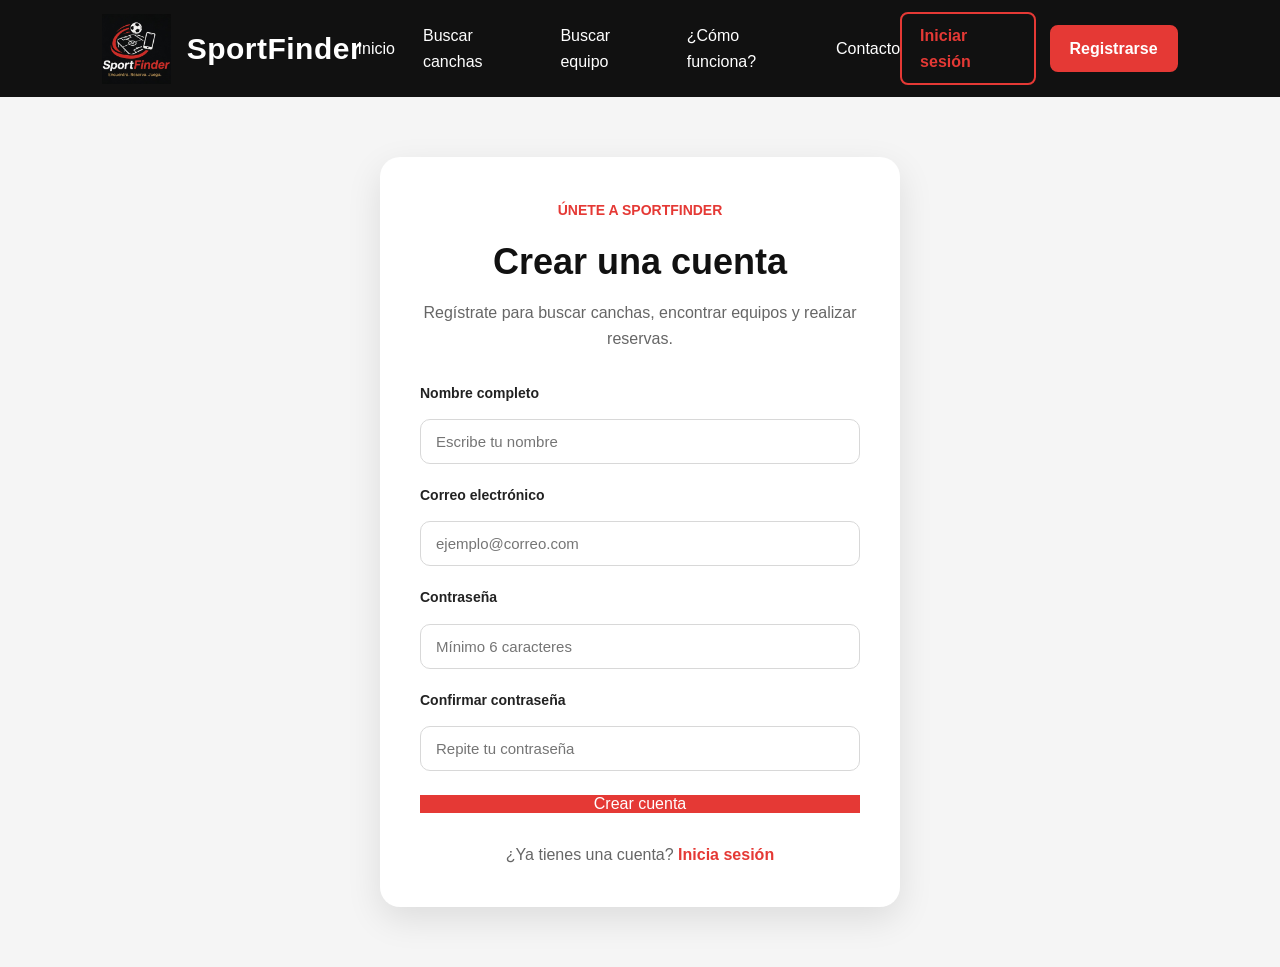
<file: pages/registro.html>
<!DOCTYPE html>
<html lang="es">

<head>

    <meta charset="UTF-8">

    <meta
        name="viewport"
        content="width=device-width, initial-scale=1.0"
    >

    <title>Registrarse | SportFinder</title>

    <link rel="stylesheet" href="../css/style.css">

</head>

<body>

    <nav class="navbar">

        <div class="logo">

            <a href="../index.html">

                <img
                    src="../img/logo.jpg"
                    alt="Logo de SportFinder"
                    class="logo-image"
                >

                <span>SportFinder</span>

            </a>

        </div>

        <div class="menu">

            <a href="../index.html">
                Inicio
            </a>

            <a href="buscar-canchas.html">
                Buscar canchas
            </a>

            <a href="buscar-equipo.html">
                Buscar equipo
            </a>

            <a href="../index.html#como-funciona">
                ¿Cómo funciona?
            </a>

            <a href="../index.html#contacto">
                Contacto
            </a>

        </div>

        <div class="nav-buttons">

            <a
                href="login.html"
                class="login-link"
            >
                Iniciar sesión
            </a>

            <a
                href="registro.html"
                class="register-button"
            >
                Registrarse
            </a>

        </div>

    </nav>


    <main class="auth-page">

        <section class="auth-card">

            <div class="auth-header">

                <span>
                    Únete a SportFinder
                </span>

                <h1>
                    Crear una cuenta
                </h1>

                <p>
                    Regístrate para buscar canchas,
                    encontrar equipos y realizar reservas.
                </p>

            </div>


            <form
                id="register-form"
                class="auth-form"
            >

                <div class="form-group">

                    <label for="register-name">
                        Nombre completo
                    </label>

                    <input
                        type="text"
                        id="register-name"
                        placeholder="Escribe tu nombre"
                        autocomplete="name"
                        required
                    >

                </div>


                <div class="form-group">

                    <label for="register-email">
                        Correo electrónico
                    </label>

                    <input
                        type="email"
                        id="register-email"
                        placeholder="ejemplo@correo.com"
                        autocomplete="email"
                        required
                    >

                </div>


                <div class="form-group">

                    <label for="register-password">
                        Contraseña
                    </label>

                    <input
                        type="password"
                        id="register-password"
                        placeholder="Mínimo 6 caracteres"
                        minlength="6"
                        autocomplete="new-password"
                        required
                    >

                </div>


                <div class="form-group">

                    <label for="register-confirm-password">
                        Confirmar contraseña
                    </label>

                    <input
                        type="password"
                        id="register-confirm-password"
                        placeholder="Repite tu contraseña"
                        minlength="6"
                        autocomplete="new-password"
                        required
                    >

                </div>


                <button
                    type="submit"
                    class="primary-button auth-button"
                >
                    Crear cuenta
                </button>

            </form>


            <p
                id="register-error"
                class="form-message error-message"
                hidden
            >
                No se pudo crear la cuenta.
            </p>


            <div
                id="register-success"
                class="success-card"
                hidden
            >

                <span class="success-icon">
                    ✅
                </span>

                <h2>
                    Cuenta creada correctamente
                </h2>

                <p>
                    Tu registro en SportFinder se realizó
                    con éxito.
                </p>

                <a
                    href="buscar-canchas.html"
                    class="primary-button"
                >
                    Buscar una cancha
                </a>

            </div>


            <p class="auth-footer">

                ¿Ya tienes una cuenta?

                <a href="login.html">
                    Inicia sesión
                </a>

            </p>

        </section>

    </main>


    <script>

        const registerForm =
            document.getElementById("register-form");

        const nameInput =
            document.getElementById("register-name");

        const emailInput =
            document.getElementById("register-email");

        const passwordInput =
            document.getElementById("register-password");

        const confirmPasswordInput =
            document.getElementById(
                "register-confirm-password"
            );

        const registerError =
            document.getElementById("register-error");

        const registerSuccess =
            document.getElementById("register-success");


        registerForm.addEventListener(
            "submit",
            function (event) {

                event.preventDefault();

                registerError.hidden = true;

                const name =
                    nameInput.value.trim();

                const email =
                    emailInput.value
                        .trim()
                        .toLowerCase();

                const password =
                    passwordInput.value;

                const confirmPassword =
                    confirmPasswordInput.value;


                if (name.length < 2) {

                    registerError.textContent =
                        "❌ Escribe un nombre válido.";

                    registerError.hidden = false;

                    return;
                }


                if (password.length < 6) {

                    registerError.textContent =
                        "❌ La contraseña debe tener como mínimo 6 caracteres.";

                    registerError.hidden = false;

                    return;
                }


                if (password !== confirmPassword) {

                    registerError.textContent =
                        "❌ Las contraseñas no coinciden.";

                    registerError.hidden = false;

                    return;
                }


                const user = {

                    name: name,

                    email: email,

                    password: password

                };


                try {

                    /*
                    sportfinderAccount:
                    guarda los datos de la cuenta.
                    */

                    localStorage.setItem(
                        "sportfinderAccount",
                        JSON.stringify(user)
                    );


                    /*
                    sportfinderUser:
                    indica que la sesión está iniciada.
                    */

                    localStorage.setItem(
                        "sportfinderUser",
                        JSON.stringify(user)
                    );


                    registerForm.hidden = true;

                    registerSuccess.hidden = false;


                    setTimeout(function () {

                        window.location.href =
                            "buscar-canchas.html";

                    }, 1500);


                } catch (error) {

                    registerError.textContent =
                        "❌ No se pudo guardar la cuenta.";

                    registerError.hidden = false;

                }

            }
        );

    </script>


    <script src="../js/auth.js"></script>

</body>

</html>
</file>
<file: css/style.css>
/* =========================
   ESTILOS GENERALES
========================= */

*{
    margin:0;
    padding:0;
    box-sizing:border-box;
}

html{
    scroll-behavior:smooth;
}

body{
    font-family:Arial, Helvetica, sans-serif;
    background:#f5f5f5;
    color:#222;
    line-height:1.6;
}

a{
    text-decoration:none;
}

img{
    max-width:100%;
}

/* =========================
   BARRA DE NAVEGACIÓN
========================= */

.navbar{
    background:#111;
    color:white;
    display:flex;
    justify-content:space-between;
    align-items:center;
    padding:12px 8%;
    position:sticky;
    top:0;
    z-index:1000;
}

/* Logo */

.logo a{
    color:#E53935;
    text-decoration:none;
    font-size:24px;
    font-weight:bold;
}

/* Menú central */

.menu{
    display:flex;
    align-items:center;
    gap:28px;
}

.menu a{
    color:white;
    text-decoration:none;
    font-weight:500;
    transition:0.3s;
}

.menu a:hover{
    color:#E53935;
}

/* Botones de la derecha */

.nav-buttons{
    display:flex;
    align-items:center;
    gap:14px;
}

.login-link{
    color:#E53935;
    border:2px solid #E53935;
    padding:9px 18px;
    border-radius:8px;
    text-decoration:none;
    font-weight:600;
    transition:0.3s;
}

.login-link:hover{
    background:#E53935;
    color:white;
}

.register-button{
    background:#E53935;
    color:white;
    border:2px solid #E53935;
    padding:9px 18px;
    border-radius:8px;
    text-decoration:none;
    font-weight:600;
    transition:0.3s;
}

.register-button:hover{
    background:#c62828;
    border-color:#c62828;
}

/* =========================
   HERO
========================= */

.hero{
    min-height:520px;
    background:
        linear-gradient(rgba(0,0,0,0.65), rgba(0,0,0,0.65)),
        url("../img/arena7.jpg");

    background-size:cover;
    background-position:center;

    display:flex;
    justify-content:center;
    align-items:center;

    text-align:center;
    color:white;

    padding:60px 20px;
}

.hero-content{
    max-width:800px;
}

.hero-label{
    display:inline-block;
    background:#E53935;
    padding:7px 16px;
    border-radius:20px;
    font-size:14px;
    margin-bottom:20px;
}

.hero h1{
    font-size:48px;
    line-height:1.2;
    margin-bottom:20px;
}

.hero p{
    font-size:19px;
    max-width:680px;
    margin:0 auto;
}

.hero-buttons{
    display:flex;
    justify-content:center;
    gap:15px;
    margin-top:30px;
    flex-wrap:wrap;
}

/* =========================
   BOTONES GENERALES
========================= */

.button,
.card-button,
.view-all-button{
    display:inline-block;
    padding:13px 24px;
    border-radius:9px;
    font-weight:bold;
    transition:0.3s;
}

.primary-button{
    background:#E53935;
    color:white;
}

.primary-button:hover{
    background:#c62828;
    transform:translateY(-2px);
}

.secondary-button{
    border:2px solid white;
    color:white;
}

.secondary-button:hover{
    background:white;
    color:#111;
}

.light-button{
    background:white;
    color:#E53935;
}

.light-button:hover{
    transform:translateY(-2px);
}

/* =========================
   BUSCADOR
========================= */

.search-home{
    background:white;
    max-width:900px;
    margin:-55px auto 70px;
    padding:35px;
    border-radius:15px;
    box-shadow:0 8px 25px rgba(0,0,0,0.12);
    position:relative;
    z-index:10;
    text-align:center;
}

.search-home h2{
    font-size:30px;
    margin-bottom:8px;
}

.search-home p{
    color:#666;
}

.search-box{
    display:grid;
    grid-template-columns:2fr 1fr auto;
    gap:15px;
    margin-top:25px;
}

.search-box input,
.search-box select{
    width:100%;
    padding:14px;
    border:1px solid #ccc;
    border-radius:9px;
    font-size:15px;
    outline:none;
}

.search-box input:focus,
.search-box select:focus{
    border-color:#E53935;
}

.search-box button{
    border:none;
    background:#E53935;
    color:white;
    padding:14px 24px;
    border-radius:9px;
    font-weight:bold;
    cursor:pointer;
    transition:0.3s;
}

.search-box button:hover{
    background:#c62828;
}

/* =========================
   TÍTULOS DE SECCIÓN
========================= */

.section-heading{
    text-align:center;
    max-width:700px;
    margin:0 auto 40px;
}

.section-heading span{
    color:#E53935;
    font-weight:bold;
    text-transform:uppercase;
    font-size:14px;
}

.section-heading h2{
    font-size:36px;
    margin:8px 0 12px;
}

.section-heading p{
    color:#666;
}

/* =========================
   CANCHAS DESTACADAS
========================= */

.featured{
    padding:30px 8% 80px;
    text-align:center;
}

.cards{
    display:grid;
    grid-template-columns:repeat(3, 1fr);
    gap:25px;
}

.card{
    background:white;
    border-radius:15px;
    overflow:hidden;
    text-align:left;
    box-shadow:0 5px 18px rgba(0,0,0,0.10);
    transition:0.3s;
}

.card:hover{
    transform:translateY(-8px);
    box-shadow:0 10px 25px rgba(0,0,0,0.16);
}

.card-image{
    position:relative;
    overflow:hidden;
}

.card img{
    width:100%;
    height:220px;
    object-fit:cover;
    display:block;
    transition:0.4s;
}

.card:hover img{
    transform:scale(1.08);
}

.availability{
    position:absolute;
    top:15px;
    left:15px;
    background:#2e7d32;
    color:white;
    padding:6px 12px;
    border-radius:20px;
    font-size:13px;
    font-weight:bold;
}

.card-content{
    padding:20px;
}

.card-title{
    display:flex;
    justify-content:space-between;
    align-items:center;
    gap:10px;
}

.card-title h3{
    font-size:22px;
}

.rating{
    color:#f4b400;
    font-weight:bold;
}

.location,
.sport-type{
    color:#666;
    margin-top:8px;
}

.card-footer{
    margin-top:18px;
    display:flex;
    justify-content:space-between;
    align-items:center;
    gap:15px;
}

.price{
    font-size:14px;
}

.price strong{
    color:#E53935;
    font-size:18px;
}

.card-button{
    background:#111;
    color:white;
    padding:10px 16px;
    font-size:14px;
}

.card-button:hover{
    background:#E53935;
}

.view-all-button{
    margin-top:35px;
    background:#E53935;
    color:white;
}

.view-all-button:hover{
    background:#c62828;
}

/* =========================
   CÓMO FUNCIONA
========================= */

.how-it-works{
    background:white;
    padding:80px 8%;
}

.steps{
    display:grid;
    grid-template-columns:repeat(3, 1fr);
    gap:25px;
}

.step{
    text-align:center;
    background:#f8f8f8;
    padding:30px 25px;
    border-radius:15px;
    transition:0.3s;
}

.step:hover{
    transform:translateY(-5px);
}

.step-number{
    width:55px;
    height:55px;
    margin:0 auto 18px;
    border-radius:50%;
    background:#E53935;
    color:white;
    display:flex;
    justify-content:center;
    align-items:center;
    font-size:22px;
    font-weight:bold;
}

.step h3{
    margin-bottom:10px;
    font-size:23px;
}

.step p{
    color:#666;
}

/* =========================
   BENEFICIOS
========================= */

.benefits{
    padding:80px 8%;
}

.benefits-content{
    max-width:1100px;
    margin:auto;
    display:grid;
    grid-template-columns:1.2fr 1fr;
    gap:40px;
    align-items:center;
}

.benefits-text span{
    color:#E53935;
    font-weight:bold;
    text-transform:uppercase;
}

.benefits-text h2{
    font-size:36px;
    line-height:1.25;
    margin:10px 0 18px;
}

.benefits-text p{
    color:#666;
}

.benefits-text ul{
    margin-top:20px;
    padding-left:20px;
}

.benefits-text li{
    margin-bottom:10px;
}

.benefits-card{
    background:#111;
    color:white;
    padding:40px;
    border-radius:18px;
    text-align:center;
}

.benefits-icon{
    font-size:55px;
}

.benefits-card h3{
    font-size:27px;
    margin:10px 0;
}

.benefits-card p{
    color:#ddd;
    margin-bottom:25px;
}

/* =========================
   LLAMADO A LA ACCIÓN
========================= */

.call-to-action{
    background:#E53935;
    color:white;
    text-align:center;
    padding:65px 20px;
}

.call-to-action h2{
    font-size:36px;
    margin-bottom:10px;
}

.call-to-action p{
    margin-bottom:25px;
}

/* =========================
   FOOTER
========================= */

.footer{
    background:#0d0d0d;
    color:white;
    padding:60px 8% 20px;
}

.footer-content{
    display:grid;
    grid-template-columns:2fr 1fr 1fr;
    gap:40px;
}

.footer h3{
    color:#E53935;
    font-size:27px;
}

.footer h4{
    margin-bottom:12px;
}

.footer p{
    color:#bbb;
    margin-top:8px;
}

.footer-links{
    display:flex;
    flex-direction:column;
}

.footer-links a{
    color:#bbb;
    margin-bottom:8px;
}

.footer-links a:hover{
    color:#E53935;
}

.footer-bottom{
    text-align:center;
    border-top:1px solid #333;
    margin-top:40px;
    padding-top:20px;
}

/* =========================
   PÁGINA BUSCAR CANCHAS
========================= */

.search{
    max-width:900px;
    margin:60px auto;
    background:white;
    padding:35px;
    border-radius:15px;
    box-shadow:0 5px 18px rgba(0,0,0,0.10);
    text-align:center;
}

.search h2{
    margin-bottom:25px;
}

.search input,
.search select{
    width:100%;
    padding:14px;
    margin-bottom:15px;
    border:1px solid #ccc;
    border-radius:9px;
    font-size:15px;
}

.search button{
    width:100%;
    border:none;
    background:#E53935;
    color:white;
    padding:14px;
    border-radius:9px;
    font-weight:bold;
    cursor:pointer;
}
/* =========================
   PÁGINA BUSCAR CANCHAS
========================= */

.search-hero{
    min-height:330px;
    background:
        linear-gradient(rgba(0,0,0,0.72), rgba(0,0,0,0.72)),
        url("../img/julio-melendez.jpg");

    background-size:cover;
    background-position:center;

    display:flex;
    justify-content:center;
    align-items:center;

    text-align:center;
    color:white;

    padding:50px 20px;
}

.search-hero-content{
    max-width:750px;
}

.search-hero-content span{
    display:inline-block;
    background:#E53935;
    padding:7px 16px;
    border-radius:20px;
    font-size:14px;
    font-weight:bold;
    margin-bottom:18px;
}

.search-hero-content h1{
    font-size:42px;
    line-height:1.2;
    margin-bottom:15px;
}

.search-hero-content p{
    font-size:18px;
    color:#eeeeee;
}

/* PANEL DE FILTROS */

.court-search-section{
    padding:0 8%;
}

.search-panel{
    max-width:1100px;
    margin:-50px auto 70px;

    background:white;
    padding:35px;

    border-radius:16px;

    box-shadow:0 8px 25px rgba(0,0,0,0.13);

    position:relative;
    z-index:10;
}

.search-panel-heading{
    margin-bottom:25px;
}

.search-panel-heading h2{
    font-size:29px;
    margin-bottom:5px;
}

.search-panel-heading p{
    color:#666;
}

.court-search-form{
    display:grid;
    grid-template-columns:2fr 1fr 1fr auto;
    gap:18px;
    align-items:end;
}

.form-group{
    display:flex;
    flex-direction:column;
}

.form-group label{
    font-weight:bold;
    margin-bottom:7px;
    font-size:14px;
}

.form-group input,
.form-group select{
    width:100%;
    padding:14px;

    border:1px solid #cccccc;
    border-radius:9px;

    font-size:15px;
    outline:none;

    background:white;
}

.form-group input:focus,
.form-group select:focus{
    border-color:#E53935;
    box-shadow:0 0 0 3px rgba(229,57,53,0.10);
}

.search-button{
    border:none;
    background:#E53935;
    color:white;

    padding:14px 26px;

    border-radius:9px;

    font-size:15px;
    font-weight:bold;

    cursor:pointer;
    transition:0.3s;
}

.search-button:hover{
    background:#c62828;
    transform:translateY(-2px);
}

/* RESULTADOS */

.search-results{
    padding:0 8% 80px;
    max-width:1400px;
    margin:auto;
}

.results-heading{
    display:flex;
    justify-content:space-between;
    align-items:end;

    gap:25px;
    margin-bottom:35px;
}

.results-heading span{
    color:#E53935;
    font-size:14px;
    font-weight:bold;
    text-transform:uppercase;
}

.results-heading h2{
    font-size:34px;
    margin-top:5px;
}

.results-heading > p{
    color:#666;
    background:white;

    padding:9px 15px;
    border-radius:20px;

    box-shadow:0 3px 10px rgba(0,0,0,0.08);
}
/* ===========================================
   DETALLE DE CANCHA
=========================================== */
.gallery{
    max-width:1200px;
    margin:40px auto;
    padding:0 20px;
    display:grid;
    grid-template-columns:2fr 1fr;
    gap:20px;
}

.gallery-main{
    height:500px;
}

.gallery-main img{
    width:100%;
    height:100%;
    object-fit:cover;
    border-radius:20px;
}

.gallery-side{
    display:flex;
    flex-direction:column;
    gap:20px;
}

.gallery-side img{
    width:100%;
    height:153px;
    object-fit:cover;
    border-radius:20px;
    cursor:pointer;
    transition:0.3s;
}
.gallery-side img:hover{
    transform:scale(1.05);
}

.court-info{
    max-width:1200px;
    margin:40px auto;
    padding:0 20px;
    display:grid;
    grid-template-columns:2fr 1fr;
    gap:40px;
    align-items:start;
}

.court-category{
    display:inline-block;
    margin-bottom:10px;
    color:#E53935;
    font-weight:700;
    font-size:14px;
    text-transform:uppercase;
}

.court-details h1{
    margin:0 0 15px;
    font-size:42px;
    line-height:1.1;
    color:#111;
}

.booking-card{
    background:#ffffff;
    padding:28px;
    border:1px solid #e5e5e5;
    border-radius:18px;
    box-shadow:0 10px 30px rgba(0,0,0,0.08);
}

.booking-card h2{
    margin:8px 0;
    font-size:28px;
    color:#111;
}

.booking-card .primary-button{
    display:block;
    margin:20px 0 15px;
    padding:14px 20px;
    text-align:center;
    text-decoration:none;
    border-radius:10px;
}

.description-section,
.services-section,
.schedule-section,
.location-section,
.information-note{
    max-width:1200px;
    margin:60px auto;
    padding:0 20px;
}

.description-content{
    max-width:850px;
    line-height:1.7;
    color:#444;
}

.description-content p{
    margin-bottom:18px;
}
.court-details .secondary-button{
    display:block;
    width:220px;
    margin-top:15px;
    padding:12px 20px;
    background:#111;
    color:#fff;
    text-decoration:none;
    text-align:center;
    font-weight:600;
    border-radius:10px;
    transition:0.3s;
}

.court-details .secondary-button:hover{
    transform:translateY(-2px);
    opacity:0.9;
}
.reviews-section{
    max-width:1200px;
    margin:60px auto;
    padding:0 20px;
}
.review-form{
    max-width:700px;
    margin-top:30px;
    padding:30px;
    background:#fff;
    border-radius:18px;
    box-shadow:0 10px 30px rgba(0,0,0,0.08);
}
.form-group{
    display:flex;
    flex-direction:column;
    gap:8px;
    margin-bottom:20px;
}
.form-group label{
    font-weight:700;
    color:#222;
}
.form-group input,
.form-group select,
.form-group textarea{
    width:100%;
    padding:13px 15px;
    border:1px solid #d8d8d8;
    border-radius:10px;
    font-family:inherit;
    font-size:15px;
    outline:none;
    transition:0.3s;
}
.form-group input:focus,
.form-group select:focus,
.form-group textarea:focus{
    border-color:#E53935;
    box-shadow:0 0 0 3px rgba(229,57,53,0.12);
}
.form-group textarea{
    resize:vertical;
}
.review-form .primary-button{
    width:100%;
    border:none;
    cursor:pointer;
    font-size:16px;
}
.form-message{
    margin-top:20px;
    padding:15px 18px;
    background:#f1fff4;
    color:#176b2c;
    border:1px solid #b7e8c1;
    border-radius:10px;
    font-weight:600;
}
.booking-note{
    margin-top:20px;
    color:#666;
    font-size:14px;
    line-height:1.6;
}
.quick-info{
    width:320px;
    margin-top:30px;
    padding:22px;
    background:#ffffff;
    border-radius:16px;
    box-shadow:0 10px 25px rgba(0,0,0,.08);
}
.quick-info h3{
    margin-bottom:20px;
    color:#111;
    font-size:20px;
}
.quick-info-item{
    display:flex;
    gap:15px;
    align-items:flex-start;
    margin-bottom:18px;
}
.quick-info-item span{
    font-size:24px;
}.quick-info-item strong{
    display:block;
    margin-bottom:4px;
    color:#111;
}
.quick-info-item p{
    margin:0;
    color:#666;
    line-height:1.5;
}
.auth-page{
    min-height:calc(100vh - 80px);
    display:flex;
    justify-content:center;
    align-items:center;
    padding:60px 20px;
    background:#f5f5f5;
}
.auth-card{
    width:100%;
    max-width:520px;
    padding:40px;
    background:#fff;
    border-radius:20px;
    box-shadow:0 12px 35px rgba(0,0,0,0.10);
}

.auth-header{
    margin-bottom:30px;
    text-align:center;
}
.auth-header span{
    color:#E53935;
    font-size:14px;
    font-weight:700;
    text-transform:uppercase;
}
.auth-header h1{
    margin:10px 0;
    font-size:36px;
    color:#111;
}
.auth-header p{
    margin:0;
    color:#666;
    line-height:1.6;
}
.auth-form{
    width:100%;
}
.auth-button{
    width:100%;
    border:none;
    cursor:pointer;
    font-size:16px;
}
.auth-footer{
    margin-top:25px;
    text-align:center;
    color:#666;
}
.auth-footer a{
    color:#E53935;
    font-weight:700;
    text-decoration:none;
}
.success-card{
    padding:25px;
    text-align:center;
    background:#f1fff4;
    border:1px solid #b7e8c1;
    border-radius:15px;
}
.success-icon{
    display:block;
    margin-bottom:10px;
    font-size:40px;
}
.success-card h2{
    margin:0 0 10px;
    color:#176b2c;
}
.success-card p{
    margin-bottom:20px;
    color:#4d6653;
}
.error-message{
    background:#fff1f1;
    color:#a51f1f;
    border-color:#f0b6b6;
}
.account-menu{

    position:relative;

}

.account-button{

    display:flex;
    align-items:center;
    gap:11px;

    padding:7px 13px 7px 8px;

    background:#fff;

    border:1px solid #e2e2e2;
    border-radius:40px;

    cursor:pointer;

    box-shadow:0 4px 12px rgba(0,0,0,.06);

    transition:.25s;

}

.account-button:hover,
.account-button.active{

    border-color:#E53935;

    box-shadow:0 8px 22px rgba(0,0,0,.12);

    transform:translateY(-1px);

}

.account-avatar,
.dropdown-avatar{

    display:flex;
    justify-content:center;
    align-items:center;

    background:linear-gradient(
        135deg,
        #E53935,
        #b71c1c
    );

    color:#fff;

    border-radius:50%;

    font-weight:800;

    box-shadow:0 4px 12px rgba(229,57,53,.30);

}

.account-avatar{

    width:42px;
    height:42px;

    font-size:18px;

}

.account-text{

    display:flex;
    flex-direction:column;

    min-width:85px;

    text-align:left;

}

.account-text small{

    color:#777;

    font-size:11px;

    line-height:1.1;

}

.account-text strong{

    max-width:120px;

    overflow:hidden;
    white-space:nowrap;
    text-overflow:ellipsis;

    color:#111;

    font-size:14px;

    line-height:1.4;

}

.account-arrow{

    margin-left:2px;

    color:#777;

    font-size:10px;

    transition:.25s;

}
.account-button.active .account-arrow{
    transform:rotate(180deg);
}
.account-dropdown{
    position:absolute;
    top:62px;
    right:0;
    width:260px;
    padding:10px;
    background:#fff;
    border:1px solid #eee;
    border-radius:16px;
    box-shadow:0 18px 45px rgba(0,0,0,.18);
    opacity:0;
    visibility:hidden;
    transform:translateY(-10px) scale(.97);
    transform-origin:top right;
    transition:.22s;
    z-index:1000;
}
.account-dropdown.show{
    opacity:1;
    visibility:visible;
    transform:translateY(0) scale(1);
}
.dropdown-header{
    display:flex;
    align-items:center;
    gap:12px;
    padding:10px;
}
.dropdown-avatar{
    width:45px;
    height:45px;
    flex-shrink:0;
    font-size:18px;
}
.dropdown-header strong{
    display:block;
    max-width:165px;
    overflow:hidden;
    white-space:nowrap;
    text-overflow:ellipsis;
    color:#111;
    font-size:15px;
}
.dropdown-header p{
    max-width:165px;
    margin:3px 0 0;
    overflow:hidden;
    white-space:nowrap;
    text-overflow:ellipsis;
    color:#777;
    font-size:12px;
}

.dropdown-divider{
    height:1px;
    margin:6px 4px;
    background:#eee;
}
.dropdown-item{
    display:flex;
    align-items:center;
    gap:10px;
    width:100%;
    padding:12px;
    background:transparent;
    color:#222;
    border:none;
    border-radius:10px;
    text-align:left;
    text-decoration:none;
    font-family:inherit;
    font-size:14px;
    font-weight:600;
    cursor:pointer;
    transition:.2s;
}
.dropdown-item:hover{
    background:#f5f5f5;
    transform:translateX(2px);
}
.dropdown-item span{
    width:22px;
    text-align:center;
    font-size:16px;
}
.logout-item{
    color:#E53935;
}
.logout-item:hover{
    background:#fff1f1;

}
/* Página Mi perfil */

.profile-page {
    min-height: calc(100vh - 80px);
    display: flex;
    justify-content: center;
    align-items: center;
    padding: 50px 20px;
    background: #f4f5f7;
}

.profile-card {
    width: 100%;
    max-width: 520px;
    padding: 40px;
    background: #ffffff;
    border-radius: 20px;
    text-align: center;
    box-shadow: 0 12px 30px rgba(0, 0, 0, 0.12);
}

.profile-avatar {
    width: 95px;
    height: 95px;
    margin: 0 auto 20px;
    display: flex;
    justify-content: center;
    align-items: center;
    border-radius: 50%;
    background: #e52b2f;
    color: #ffffff;
    font-size: 38px;
    font-weight: 700;
}

.profile-card h1 {
    margin-bottom: 8px;
    color: #222222;
}

.profile-description {
    margin-bottom: 30px;
    color: #6b6b6b;
}

.profile-data {
    margin-bottom: 28px;
    text-align: left;
}

.profile-field {
    padding: 18px 0;
    border-bottom: 1px solid #dddddd;
}

.profile-label {
    display: block;
    margin-bottom: 6px;
    color: #777777;
    font-size: 14px;
}

.profile-field strong {
    color: #222222;
    font-size: 17px;
    overflow-wrap: anywhere;
}

.profile-message {
    margin-top: 18px;
    color: #16803c;
    font-weight: 600;
}/* Página Mis reservas */

.reservations-page {
    min-height: calc(100vh - 80px);
    padding: 55px 20px;
    background: #f4f5f7;
}

.reservations-container {
    width: 100%;
    max-width: 1050px;
    margin: 0 auto;
}

.reservations-heading {
    display: flex;
    justify-content: space-between;
    align-items: center;
    gap: 25px;
    margin-bottom: 30px;
}

.reservations-label {
    display: block;
    margin-bottom: 6px;
    color: #e52b2f;
    font-size: 14px;
    font-weight: 700;
    text-transform: uppercase;
}

.reservations-heading h1 {
    margin-bottom: 8px;
    color: #222222;
    font-size: 38px;
}

.reservations-heading p {
    max-width: 600px;
    color: #666666;
}

.reservations-summary {
    display: grid;
    grid-template-columns: repeat(2, minmax(0, 230px));
    gap: 18px;
    margin-bottom: 30px;
}

.summary-card {
    display: flex;
    align-items: center;
    gap: 15px;
    padding: 20px;
    background: #ffffff;
    border-radius: 14px;
    box-shadow: 0 7px 20px rgba(0, 0, 0, 0.08);
}

.summary-card > span {
    font-size: 32px;
}

.summary-card strong {
    display: block;
    color: #222222;
    font-size: 25px;
}

.summary-card p {
    color: #6b6b6b;
    font-size: 14px;
}

.reservations-list {
    display: grid;
    gap: 22px;
}

.reservation-card {
    display: flex;
    gap: 22px;
    padding: 26px;
    background: #ffffff;
    border-radius: 18px;
    box-shadow: 0 9px 25px rgba(0, 0, 0, 0.09);
}

.reservation-card-icon {
    width: 70px;
    height: 70px;
    flex-shrink: 0;
    display: flex;
    justify-content: center;
    align-items: center;
    border-radius: 16px;
    background: #fff0f0;
    font-size: 34px;
}

.reservation-card-content {
    flex: 1;
    min-width: 0;
}

.reservation-card-top {
    display: flex;
    justify-content: space-between;
    align-items: flex-start;
    gap: 20px;
}

.reservation-sport {
    display: block;
    margin-bottom: 4px;
    color: #e52b2f;
    font-size: 13px;
    font-weight: 700;
}

.reservation-card h2 {
    margin-bottom: 6px;
    color: #222222;
}

.reservation-location {
    color: #666666;
}

.reservation-price {
    color: #e52b2f;
    font-size: 24px;
    white-space: nowrap;
}

.reservation-details {
    display: grid;
    grid-template-columns: repeat(3, minmax(0, 1fr));
    gap: 15px;
    margin: 24px 0;
    padding: 18px 0;
    border-top: 1px solid #eeeeee;
    border-bottom: 1px solid #eeeeee;
}

.reservation-details div {
    display: flex;
    flex-direction: column;
    gap: 5px;
}

.reservation-details span {
    color: #777777;
    font-size: 13px;
}

.reservation-details strong {
    color: #2b2b2b;
}

.reservation-status {
    color: #b27400 !important;
}

.reservation-actions {
    display: flex;
    gap: 12px;
}

.cancel-reservation-button {
    padding: 11px 18px;
    border: 1px solid #e52b2f;
    border-radius: 9px;
    background: #ffffff;
    color: #e52b2f;
    cursor: pointer;
    font-weight: 700;
}

.cancel-reservation-button:hover {
    background: #e52b2f;
    color: #ffffff;
}

.empty-reservations {
    padding: 65px 25px;
    background: #ffffff;
    border-radius: 18px;
    text-align: center;
    box-shadow: 0 9px 25px rgba(0, 0, 0, 0.08);
}

.empty-reservations-icon {
    display: block;
    margin-bottom: 18px;
    font-size: 58px;
}

.empty-reservations h2 {
    margin-bottom: 10px;
}

.empty-reservations p {
    margin-bottom: 25px;
    color: #666666;
}
/* =========================
   PÁGINA BUSCAR EQUIPO
========================= */

/* HERO */

.team-search-hero{
    min-height:330px;

    background:
        linear-gradient(
            rgba(0,0,0,0.72),
            rgba(0,0,0,0.72)
        ),
        url("../img/julio-melendez.jpg");

    background-size:cover;
    background-position:center;

    display:flex;
    justify-content:center;
    align-items:center;

    padding:50px 20px;

    color:white;
    text-align:center;
}

.team-search-hero-content{
    max-width:750px;
}

.team-search-label{
    display:inline-block;

    margin-bottom:18px;
    padding:7px 16px;

    background:#E53935;
    color:white;

    border-radius:20px;

    font-size:14px;
    font-weight:bold;
}

.team-search-hero-content h1{
    margin-bottom:15px;

    font-size:42px;
    line-height:1.2;
}

.team-search-hero-content p{
    color:#eeeeee;
    font-size:18px;
}


/* CONTENIDO PRINCIPAL */

.team-search-page{
    min-height:600px;
    padding:0 8% 80px;
    background:#f5f5f5;
}

.team-search-container{
    width:100%;
    max-width:1100px;
    margin:auto;
}


/* FILTROS */

.team-filters{
    position:relative;
    z-index:10;

    display:grid;
    grid-template-columns:1fr 1fr auto;
    align-items:end;
    gap:18px;

    max-width:1100px;
    margin:-50px auto 70px;
    padding:35px;

    background:white;

    border-radius:16px;

    box-shadow:0 8px 25px rgba(0,0,0,0.13);
}

.team-filters .form-group{
    margin:0;
}

.team-filters label{
    margin-bottom:7px;

    color:#222;
    font-size:14px;
    font-weight:bold;
}

.team-filters select{
    width:100%;
    padding:14px;

    background:white;

    border:1px solid #cccccc;
    border-radius:9px;

    color:#222;
    font-size:15px;

    outline:none;
}

.team-filters select:focus{
    border-color:#E53935;

    box-shadow:
        0 0 0 3px rgba(229,57,53,0.10);
}

.team-filters .primary-button{
    min-width:160px;
    padding:14px 24px;

    background:#E53935;
    color:white;

    border:none;
    border-radius:9px;

    font-family:inherit;
    font-size:15px;
    font-weight:bold;

    cursor:pointer;
    transition:0.3s;
}

.team-filters .primary-button:hover{
    background:#c62828;
    transform:translateY(-2px);
}


/* FORMULARIO CREAR EQUIPO */

.create-team-section{
    margin:-35px auto 60px;
    padding:35px;

    background:white;

    border-radius:16px;

    box-shadow:0 8px 25px rgba(0,0,0,0.11);
}

.create-team-section[hidden]{
    display:none;
}

.create-team-header{
    display:flex;
    justify-content:space-between;
    align-items:flex-start;
    gap:20px;

    margin-bottom:28px;
    padding-bottom:22px;

    border-bottom:1px solid #eeeeee;
}

.create-team-header span{
    color:#E53935;

    font-size:14px;
    font-weight:bold;
    text-transform:uppercase;
}

.create-team-header h2{
    margin-top:5px;

    color:#222;
    font-size:29px;
}

.close-team-form{
    display:flex;
    justify-content:center;
    align-items:center;

    width:40px;
    height:40px;

    flex-shrink:0;

    background:#f2f2f2;
    color:#555;

    border:none;
    border-radius:50%;

    font-size:17px;

    cursor:pointer;
    transition:0.3s;
}

.close-team-form:hover{
    background:#E53935;
    color:white;

    transform:rotate(8deg);
}

.team-form-grid{
    display:grid;
    grid-template-columns:repeat(2, minmax(0, 1fr));
    gap:0 20px;
}

.create-team-section .form-group{
    margin-bottom:20px;
}

.create-team-section label{
    margin-bottom:7px;

    color:#222;
    font-size:14px;
    font-weight:bold;
}

.create-team-section input,
.create-team-section select,
.create-team-section textarea{
    width:100%;
    padding:14px;

    background:white;

    border:1px solid #cccccc;
    border-radius:9px;

    color:#222;
    font-family:inherit;
    font-size:15px;

    outline:none;
    transition:0.3s;
}

.create-team-section input:focus,
.create-team-section select:focus,
.create-team-section textarea:focus{
    border-color:#E53935;

    box-shadow:
        0 0 0 3px rgba(229,57,53,0.10);
}

.create-team-section textarea{
    resize:vertical;
}

.create-team-section .primary-button{
    padding:14px 25px;

    background:#E53935;
    color:white;

    border:none;
    border-radius:9px;

    font-family:inherit;
    font-size:15px;
    font-weight:bold;

    cursor:pointer;
    transition:0.3s;
}

.create-team-section .primary-button:hover{
    background:#c62828;
    transform:translateY(-2px);
}

#create-team-message{
    margin-top:20px;
}


/* ENCABEZADO DE RESULTADOS */

.team-results-heading{
    display:flex;
    justify-content:space-between;
    align-items:flex-end;
    gap:25px;

    margin-bottom:35px;
}

.team-results-heading span{
    color:#E53935;

    font-size:14px;
    font-weight:bold;
    text-transform:uppercase;
}

.team-results-heading h2{
    margin-top:5px;

    color:#222;
    font-size:34px;
}

#team-results-count{
    padding:9px 15px;

    background:white;
    color:#666;

    border-radius:20px;

    box-shadow:0 3px 10px rgba(0,0,0,0.08);
}


/* LISTA DE EQUIPOS */

.teams-list{
    display:grid;
    grid-template-columns:repeat(2, minmax(0, 1fr));
    gap:25px;
}


/* TARJETA DE EQUIPO */

.team-card{
    display:flex;
    flex-direction:column;

    padding:25px;

    background:white;

    border-radius:15px;

    box-shadow:0 5px 18px rgba(0,0,0,0.10);

    transition:0.3s;
}

.team-card:hover{
    transform:translateY(-7px);

    box-shadow:0 10px 25px rgba(0,0,0,0.16);
}

.team-card-top{
    display:flex;
    justify-content:space-between;
    align-items:flex-start;
    gap:18px;

    margin-bottom:20px;
}

.team-card-header{
    display:flex;
    align-items:flex-start;
    gap:14px;

    min-width:0;
}

.team-icon{
    display:flex;
    justify-content:center;
    align-items:center;

    width:58px;
    height:58px;

    flex-shrink:0;

    background:#fff0f0;

    border-radius:14px;

    font-size:29px;
}

.team-card-title{
    min-width:0;
}

.team-card-labels{
    display:flex;
    flex-wrap:wrap;
    gap:7px;

    margin-bottom:6px;
}

.team-sport{
    display:inline-block;

    padding:5px 10px;

    background:#E53935;
    color:white;

    border-radius:20px;

    font-size:11px;
    font-weight:bold;
}

.team-published-today{
    display:inline-block;

    padding:5px 10px;

    background:#fff3cd;
    color:#8a6200;

    border-radius:20px;

    font-size:11px;
    font-weight:bold;
}

.team-card-title h3{
    margin-bottom:5px;

    overflow-wrap:anywhere;

    color:#222;
    font-size:22px;
    line-height:1.25;
}

.team-location{
    color:#666;
    font-size:14px;
}

.team-vacancies{
    min-width:80px;
    padding:9px 12px;

    flex-shrink:0;

    background:#f7f7f7;

    border-radius:12px;

    text-align:center;
}

.team-vacancies span{
    display:block;

    margin-bottom:2px;

    color:#777;
    font-size:11px;
    font-weight:bold;
    text-transform:uppercase;
}

.team-vacancies strong{
    color:#E53935;
    font-size:25px;
}


/* CREADOR */

.team-creator{
    display:flex;
    align-items:center;
    gap:11px;

    margin-bottom:18px;
    padding:13px;

    background:#f7f7f7;

    border-radius:11px;
}

.team-creator-avatar{
    display:flex;
    justify-content:center;
    align-items:center;

    width:40px;
    height:40px;

    flex-shrink:0;

    background:linear-gradient(
        135deg,
        #E53935,
        #b71c1c
    );

    color:white;

    border-radius:50%;

    font-size:16px;
    font-weight:bold;
}

.team-creator div:last-child{
    min-width:0;
}

.team-creator span{
    display:block;

    color:#777;
    font-size:11px;
}

.team-creator strong{
    display:block;

    overflow:hidden;
    white-space:nowrap;
    text-overflow:ellipsis;

    color:#222;
    font-size:14px;
}


/* DESCRIPCIÓN */

.team-description{
    margin-bottom:20px;

    color:#666;
    font-size:15px;
    line-height:1.7;

    overflow-wrap:anywhere;
}


/* DATOS DEL EQUIPO */

.team-info-grid{
    display:grid;
    grid-template-columns:repeat(3, minmax(0, 1fr));
    gap:10px;

    margin-top:auto;
    margin-bottom:20px;
}

.team-info-grid > div,
.team-info-item{
    min-width:0;
    padding:12px 10px;

    background:#f7f7f7;

    border-radius:10px;
}

.team-info-grid span,
.team-info-item span{
    display:block;

    margin-bottom:4px;

    color:#777;
    font-size:11px;
}

.team-info-grid strong,
.team-info-item strong{
    display:block;

    color:#222;
    font-size:13px;

    overflow-wrap:anywhere;
}


/* ==================================================
   BUSCAR EQUIPO - ACCIONES Y MODAL
================================================== */

/* Acciones de las tarjetas */

.team-card-actions {
    display: flex;
    gap: 12px;
    margin-top: 18px;
}

.team-card-actions button {
    flex: 1;
    min-height: 46px;
    padding: 12px 18px;
    border-radius: 10px;
    font-size: 0.95rem;
    font-weight: 700;
    cursor: pointer;
    transition:
        transform 0.2s ease,
        box-shadow 0.2s ease,
        background-color 0.2s ease;
}

.team-card-actions button:hover:not(:disabled) {
    transform: translateY(-2px);
}

.team-card-actions button:disabled {
    cursor: not-allowed;
    opacity: 0.65;
}


/* Botón unirse */

.join-team-button {
    width: 100%;
    border: none;
    background: #0b63ce;
    color: #ffffff;
}

.join-team-button:hover:not(:disabled) {
    background: #0957b7;
    box-shadow: 0 6px 18px rgba(11, 99, 206, 0.2);
}


/* Contactar / ver publicación */

.team-contact-button {
    border: 1px solid #0b63ce;
    background: #ffffff;
    color: #0b63ce;
}

.team-contact-button:hover {
    background: #f2f7ff;
}


/* Salir del equipo */

.team-leave-button {
    border: 1px solid #d97706;
    background: #ffffff;
    color: #b45309;
}

.team-leave-button:hover {
    background: #fff7ed;
}


/* Eliminar publicación */

.team-delete-button {
    border: 1px solid #dc2626;
    background: #ffffff;
    color: #dc2626;
}

.team-delete-button:hover {
    background: #fef2f2;
}


/* ==================================================
   MODAL
================================================== */

body.modal-open {
    overflow: hidden;
}

.team-action-modal {
    position: fixed;
    inset: 0;
    z-index: 2000;

    display: flex;
    align-items: center;
    justify-content: center;

    padding: 24px;
}

.team-action-modal[hidden] {
    display: none;
}


/* Fondo oscuro */

.team-action-overlay {
    position: absolute;
    inset: 0;

    background: rgba(15, 23, 42, 0.62);
    backdrop-filter: blur(3px);
}


/* Tarjeta */

.team-action-card {
    position: relative;
    z-index: 1;

    width: 100%;
    max-width: 440px;

    padding: 32px;

    background: #ffffff;

    border-radius: 20px;

    box-shadow:
        0 24px 60px
        rgba(15, 23, 42, 0.25);

    text-align: center;

    animation:
        teamModalAppear
        0.22s ease;
}


/* Animación */

@keyframes teamModalAppear {

    from {
        opacity: 0;
        transform:
            translateY(12px)
            scale(0.97);
    }

    to {
        opacity: 1;
        transform:
            translateY(0)
            scale(1);
    }

}


/* Cerrar */

.team-action-close {
    position: absolute;

    top: 14px;
    right: 16px;

    width: 36px;
    height: 36px;

    display: flex;
    align-items: center;
    justify-content: center;

    border: none;
    border-radius: 50%;

    background: #f1f5f9;

    color: #475569;

    font-size: 1.4rem;

    cursor: pointer;

    transition:
        background-color 0.2s ease,
        color 0.2s ease;
}

.team-action-close:hover {
    background: #e2e8f0;
    color: #0f172a;
}


/* Icono */

.team-action-icon {
    width: 68px;
    height: 68px;

    margin:
        0 auto
        18px;

    display: flex;
    align-items: center;
    justify-content: center;

    border-radius: 18px;

    background: #eff6ff;

    font-size: 2rem;
}


/* Texto */

.team-action-card h2 {
    margin:
        0
        0
        10px;

    color: #0f172a;

    font-size: 1.45rem;
}

.team-action-card > p {
    margin:
        0 auto
        22px;

    max-width: 350px;

    color: #64748b;

    line-height: 1.6;
}


/* ==================================================
   CONTACTO
================================================== */

.team-contact-info {
    margin-bottom: 22px;

    padding: 16px;

    border: 1px solid #e2e8f0;
    border-radius: 12px;

    background: #f8fafc;

    text-align: left;
}

.team-contact-info[hidden] {
    display: none;
}

.team-contact-info p {
    margin: 0;

    color: #64748b;

    font-size: 0.92rem;
    line-height: 1.5;

    text-align: center;
}

.team-contact-row {
    display: flex;
    align-items: center;
    justify-content: space-between;

    gap: 16px;
}

.team-contact-row span {
    color: #64748b;
    font-size: 0.9rem;
}

.team-contact-row strong {
    color: #0f172a;
    font-size: 1rem;
}


/* ==================================================
   BOTONES DEL MODAL
================================================== */

.team-action-buttons {
    display: flex;
    gap: 12px;
}

.team-action-buttons button {
    flex: 1;

    min-height: 46px;

    padding: 12px 16px;

    border-radius: 10px;

    font-size: 0.95rem;
    font-weight: 700;

    cursor: pointer;
}

.team-secondary-button {
    border: 1px solid #cbd5e1;

    background: #ffffff;

    color: #475569;

    transition:
        background-color 0.2s ease,
        border-color 0.2s ease;
}

.team-secondary-button:hover {
    background: #f8fafc;
    border-color: #94a3b8;
}


/* ==================================================
   PEQUEÑOS AJUSTES DE TARJETA
================================================== */

.team-published-today {
    display: inline-flex;
    align-items: center;

    padding: 4px 8px;

    border-radius: 999px;

    background: #dcfce7;

    color: #15803d;

    font-size: 0.72rem;
    font-weight: 700;
}

.team-card-labels {
    display: flex;
    align-items: center;
    flex-wrap: wrap;

    gap: 7px;
}


/* MENSAJE SIN EQUIPOS */

.empty-teams{
    padding:65px 25px;

    background:white;

    border-radius:18px;

    text-align:center;

    box-shadow:0 9px 25px rgba(0,0,0,0.08);
}

.empty-teams[hidden]{
    display:none;
}

.empty-teams-icon{
    display:block;

    margin-bottom:18px;

    font-size:58px;
}

.empty-teams h2{
    margin-bottom:10px;

    color:#222;
    font-size:28px;
}

.empty-teams p{
    max-width:480px;
    margin:0 auto 25px;

    color:#666;
}

.empty-teams .primary-button{
    padding:13px 24px;

    background:#E53935;
    color:white;

    border:none;
    border-radius:9px;

    font-family:inherit;
    font-size:15px;
    font-weight:bold;

    cursor:pointer;
    transition:0.3s;
}

.empty-teams .primary-button:hover{
    background:#c62828;
    transform:translateY(-2px);
}
.logo a{

    display:flex;
    align-items:center;
    gap:16px;

    text-decoration:none;

}

.logo-image{

    width:70px;
    height:70px;

    object-fit:contain;

    transition:0.3s;

}

.logo-image:hover{

    transform:scale(1.08);

}

.logo span{

    color:white;

    font-size:30px;
    font-weight:700;

    letter-spacing:0.5px;

}
/* =========================
   SECCIÓN DE SPRINTY
========================= */

.sprinty-section{
    padding:80px 8%;
    background:#f5f5f5;
}

.sprinty-content{
    max-width:1100px;
    margin:auto;
    padding:50px;

    display:grid;
    grid-template-columns:1.1fr 0.9fr;
    align-items:center;
    gap:30px;

    background:white;
    border-radius:20px;

    box-shadow:0 8px 25px rgba(0,0,0,0.10);
}

.sprinty-label{
    display:inline-block;

    margin-bottom:15px;
    padding:7px 15px;

    background:#fff0f0;
    color:#E53935;

    border-radius:20px;

    font-size:13px;
    font-weight:700;
    text-transform:uppercase;
}

.sprinty-text h2{
    margin-bottom:18px;

    color:#222;

    font-size:40px;
    line-height:1.2;
}

.sprinty-text p{
    margin-bottom:15px;

    color:#666;

    font-size:17px;
    line-height:1.7;
}

.sprinty-text .button{
    display:inline-block;
    margin-top:12px;
}

.sprinty-image-container{
    position:relative;

    display:flex;
   justify-content:flex-end;
    padding-right:20px;
    align-items:center;
}

.sprinty-image{

    width:100%;
    max-width:1000px;
    object-fit:contain;

    filter:drop-shadow(0 18px 22px rgba(0,0,0,0.18));

    transition:
        transform 0.35s,
        filter 0.35s;

}

.sprinty-image:hover{

    transform:
        translateY(-10px)
        rotate(-2deg)
        scale(1.03);

    filter:drop-shadow(0 24px 30px rgba(0,0,0,0.25));

}
/* =========================
   MODAL EDITAR PERFIL
========================= */

.profile-modal[hidden] {
    display: none;
}

.profile-modal {
    position: fixed;
    inset: 0;
    z-index: 9999;

    display: flex;
    align-items: center;
    justify-content: center;

    padding: 20px;
}

.profile-modal-overlay {
    position: absolute;
    inset: 0;

    background: rgba(0, 0, 0, 0.65);
    backdrop-filter: blur(4px);
}

.profile-modal-card {
    position: relative;
    z-index: 1;

    width: 100%;
    max-width: 440px;

    background: #ffffff;

    border-radius: 22px;

    padding: 36px;

    box-shadow: 0 25px 70px rgba(0, 0, 0, 0.30);

    animation: profileModalIn 0.25s ease;
}

.profile-modal-close {
    position: absolute;

    top: 16px;
    right: 18px;

    width: 38px;
    height: 38px;

    border: none;
    border-radius: 50%;

    background: #f4f4f4;
    color: #222;

    font-size: 25px;

    cursor: pointer;

    transition: 0.2s;
}

.profile-modal-close:hover {
    background: #e5e5e5;
}

.profile-modal-avatar {
    width: 70px;
    height: 70px;

    margin: 0 auto 18px;

    display: flex;
    align-items: center;
    justify-content: center;

    border-radius: 50%;

    background: #d71920;
    color: white;

    font-size: 28px;
    font-weight: 800;
}

.profile-modal-card h2 {
    margin: 0 0 8px;

    text-align: center;

    font-size: 27px;

    color: #111;
}

.profile-modal-card > p {
    margin: 0 auto 25px;

    max-width: 330px;

    text-align: center;

    color: #666;

    line-height: 1.5;
}

.profile-modal-card .form-group {
    text-align: left;
}

.profile-modal-card input {
    width: 100%;

    padding: 14px 15px;

    border: 1px solid #d8d8d8;
    border-radius: 10px;

    font-size: 15px;

    outline: none;

    transition: 0.2s;
}

.profile-modal-card input:focus {
    border-color: #d71920;

    box-shadow: 0 0 0 3px rgba(215, 25, 32, 0.10);
}

.profile-modal-actions {
    display: flex;
    justify-content: flex-end;

    gap: 12px;

    margin-top: 26px;
}

.profile-cancel-button {
    padding: 12px 20px;

    border: 1px solid #ddd;
    border-radius: 9px;

    background: white;
    color: #333;

    font-weight: 700;

    cursor: pointer;

    transition: 0.2s;
}

.profile-cancel-button:hover {
    background: #f5f5f5;
}

.modal-open {
    overflow: hidden;
}

@keyframes profileModalIn {

    from {
        opacity: 0;
        transform: translateY(15px) scale(0.97);
    }

    to {
        opacity: 1;
        transform: translateY(0) scale(1);
    }

}
/* =========================
   MODAL CANCELAR RESERVA
========================= */

.cancel-modal[hidden] {
    display: none;
}

.cancel-modal {
    position: fixed;
    inset: 0;
    z-index: 9999;

    display: flex;
    justify-content: center;
    align-items: center;

    padding: 20px;
}

.cancel-modal-overlay {
    position: absolute;
    inset: 0;

    background: rgba(0, 0, 0, 0.65);
    backdrop-filter: blur(4px);
}

.cancel-modal-card {
    position: relative;
    z-index: 1;

    width: 100%;
    max-width: 430px;

    padding: 36px;

    background: #ffffff;

    border-radius: 22px;

    text-align: center;

    box-shadow:
        0 25px 70px rgba(0, 0, 0, 0.30);

    animation: cancelModalIn 0.25s ease;
}

.cancel-modal-close {
    position: absolute;

    top: 16px;
    right: 18px;

    width: 38px;
    height: 38px;

    border: none;
    border-radius: 50%;

    background: #f4f4f4;

    font-size: 25px;

    cursor: pointer;
}

.cancel-modal-icon {
    width: 70px;
    height: 70px;

    display: flex;
    align-items: center;
    justify-content: center;

    margin: 0 auto 18px;

    border-radius: 50%;

    background: #fff1f1;

    font-size: 30px;
}

.cancel-modal-card h2 {
    margin-bottom: 10px;

    font-size: 26px;

    color: #111;
}

.cancel-modal-card > p {
    color: #666;

    line-height: 1.5;
}

.cancel-modal-actions {
    display: flex;

    gap: 12px;

    margin-top: 28px;
}

.keep-reservation-button,
.confirm-cancel-button {
    flex: 1;

    padding: 13px 18px;

    border-radius: 9px;

    font-weight: 700;

    cursor: pointer;
}

.keep-reservation-button {
    border: 1px solid #ddd;

    background: white;

    color: #333;
}

.confirm-cancel-button {
    border: none;

    background: #d71920;

    color: white;
}

.confirm-cancel-button:hover {
    background: #b9141a;
}

@keyframes cancelModalIn {

    from {
        opacity: 0;
        transform: translateY(15px) scale(0.97);
    }

    to {
        opacity: 1;
        transform: translateY(0) scale(1);
    }

}
/* =========================
   RESPONSIVE
========================= */

@media (max-width:900px){

    .cards,
    .steps{
        grid-template-columns:repeat(2, 1fr);
    }

    .benefits-content{
        grid-template-columns:1fr;
    }

    .footer-content{
        grid-template-columns:1fr 1fr;
    }

}

@media (max-width:768px){

    .navbar{
        flex-direction:column;
        gap:15px;
        position:static;
    }

    .menu{
        flex-direction:column;
        gap:12px;
    }

    .hero{
        min-height:460px;
    }

    .hero h1{
        font-size:36px;
    }

    .hero p{
        font-size:17px;
    }

    .search-home{
        margin:30px 20px 60px;
    }

    .search-box{
        grid-template-columns:1fr;
    }

    .cards,
    .steps{
        grid-template-columns:1fr;
    }

    .card-footer{
        flex-direction:column;
        align-items:flex-start;
    }

    .section-heading h2,
    .benefits-text h2,
    .call-to-action h2{
        font-size:29px;
    }

    .footer-content{
        grid-template-columns:1fr;
    }
/* ==================================================
   BUSCAR EQUIPO - CELULAR
================================================== */

.team-card-actions {
    flex-direction: column;
    gap: 10px;
}

.team-card-actions button {
    width: 100%;
    min-height: 44px;
}


/* Modal */

.team-action-modal {
    padding: 16px;
}

.team-action-card {
    max-width: 100%;
    padding: 28px 20px 22px;
    border-radius: 16px;
}

.team-action-icon {
    width: 58px;
    height: 58px;
    margin-bottom: 14px;
    font-size: 1.7rem;
}

.team-action-card h2 {
    font-size: 1.25rem;
}

.team-action-card > p {
    font-size: 0.92rem;
    margin-bottom: 18px;
}


/* Botones del modal */

.team-action-buttons {
    flex-direction: column-reverse;
    gap: 9px;
}

.team-action-buttons button {
    width: 100%;
}


/* Contacto */

.team-contact-row {
    flex-direction: column;
    align-items: flex-start;
    gap: 5px;
}


/* Etiquetas */

.team-card-labels {
    gap: 5px;
}

.team-published-today {
    font-size: 0.68rem;
}


/* Formulario crear equipo */

.team-form-grid {
    grid-template-columns: 1fr;
}


/* Cabecera del equipo */

.team-card-top {
    gap: 12px;
}

.team-vacancies {
    min-width: 65px;
}


/* Creador */

.team-creator {
    align-items: center;
}

.team-creator-avatar {
    flex-shrink: 0;
}
}

@media (max-width:480px){

    .hero h1{
        font-size:30px;
    }

    .hero-buttons{
        flex-direction:column;
    }

    .button{
        width:100%;
    }

    .search-home,
    .search{
        padding:25px 18px;
    }

}

@media (max-width:1000px){

    .court-search-form{
        grid-template-columns:1fr 1fr;
    }

    .search-button{
        width:100%;
    }

}

@media (max-width:768px){

    .search-hero{
        min-height:300px;
    }

    .search-hero-content h1{
        font-size:33px;
    }

    .search-hero-content p{
        font-size:16px;
    }

    .search-panel{
        margin:-35px auto 55px;
        padding:25px;
    }

    .court-search-form{
        grid-template-columns:1fr;
    }

    .results-heading{
        flex-direction:column;
        align-items:flex-start;
    }

    .results-heading h2{
        font-size:29px;
    }

}

@media (max-width:480px){

    .court-search-section,
    .search-results{
        padding-left:20px;
        padding-right:20px;
    }

    .search-panel{
        padding:22px 18px;
    }

    .search-hero-content h1{
        font-size:28px;
    }

}
/* Diseño adaptable de Mis reservas */

@media (max-width: 750px) {

    .reservations-heading {
        flex-direction: column;
        align-items: flex-start;
    }

    .reservations-summary {
        grid-template-columns: 1fr;
    }

    .reservation-card {
        flex-direction: column;
    }

    .reservation-card-top {
        flex-direction: column;
    }

    .reservation-details {
        grid-template-columns: 1fr;
    }

    .reservation-actions {
        flex-direction: column;
    }

    .reservation-actions a,
    .cancel-reservation-button {
        width: 100%;
        text-align: center;
    }

}@media (max-width:900px){

    .team-filters{
        grid-template-columns:1fr 1fr;
    }

    .team-filters .primary-button{
        grid-column:1/-1;
        width:100%;
    }

    .teams-list{
        grid-template-columns:1fr;
    }

    .team-form-grid{
        grid-template-columns:1fr;
    }

}

@media (max-width:650px){

    .team-search-hero{
        min-height:290px;
        padding:45px 20px;
    }

    .team-search-hero-content h1{
        font-size:34px;
    }

    .team-search-page{
        padding:0 20px 60px;
    }

    .team-filters{
        grid-template-columns:1fr;
        margin:-40px auto 50px;
        padding:24px;
    }

    .create-team-section{
        padding:24px;
    }

    .team-results-heading{
        flex-direction:column;
        align-items:flex-start;
    }

    .team-card-top{
        flex-direction:column;
    }

    .team-info-grid{
        grid-template-columns:1fr;
    }

}

@media (max-width:420px){

    .team-search-hero-content h1{
        font-size:29px;
    }

    .create-team-section,
    .team-filters{
        padding:20px;
    }

    .team-card-header{
        flex-direction:column;
    }

}
@media (max-width:800px){

    .sprinty-section{
        padding:45px 18px;
    }

    .sprinty-content{
        display:flex;
        flex-direction:column;

        gap:25px;

        padding:30px 22px;
    }

    .sprinty-text{
        width:100%;
        text-align:center;
    }

    .sprinty-text h2{
        font-size:32px;
    }

    .sprinty-text p{
        font-size:16px;
        line-height:1.6;
    }

    .sprinty-image-container{
        width:100%;

        display:flex;
        justify-content:center;

        padding-right:0;
    }

    .sprinty-image{
        width:100%;
        max-width:330px;
        height:auto;
    }

}@media (max-width:480px){

    .sprinty-section{
        padding:35px 14px;
    }

    .sprinty-content{
        padding:25px 16px;
        border-radius:16px;
    }

    .sprinty-label{
        font-size:11px;
        padding:6px 11px;
    }

    .sprinty-text h2{
        font-size:27px;
        margin-bottom:14px;
    }

    .sprinty-text p{
        font-size:15px;
        margin-bottom:12px;
    }

    .sprinty-text .button{
        width:100%;
        text-align:center;
    }

    .sprinty-image{
        max-width:260px;
    }
/* =========================
   RESPONSIVE - EDITAR PERFIL
========================= */

@media (max-width: 480px) {

    .profile-modal {
        padding: 15px;
    }

    .profile-modal-card {
        padding: 32px 20px 24px;
        border-radius: 18px;
    }

    .profile-modal-actions {
        flex-direction: column-reverse;
    }

    .profile-modal-actions button {
        width: 100%;
    }

}
/* =========================
   RESPONSIVE - CANCELAR RESERVA
========================= */

@media (max-width: 480px) {

    .cancel-modal {
        padding: 15px;
    }

    .cancel-modal-card {
        padding: 32px 20px 24px;

        border-radius: 18px;
    }

    .cancel-modal-actions {
        flex-direction: column;
    }

    .cancel-modal-actions button {
        width: 100%;
    }

}
}
</file>
